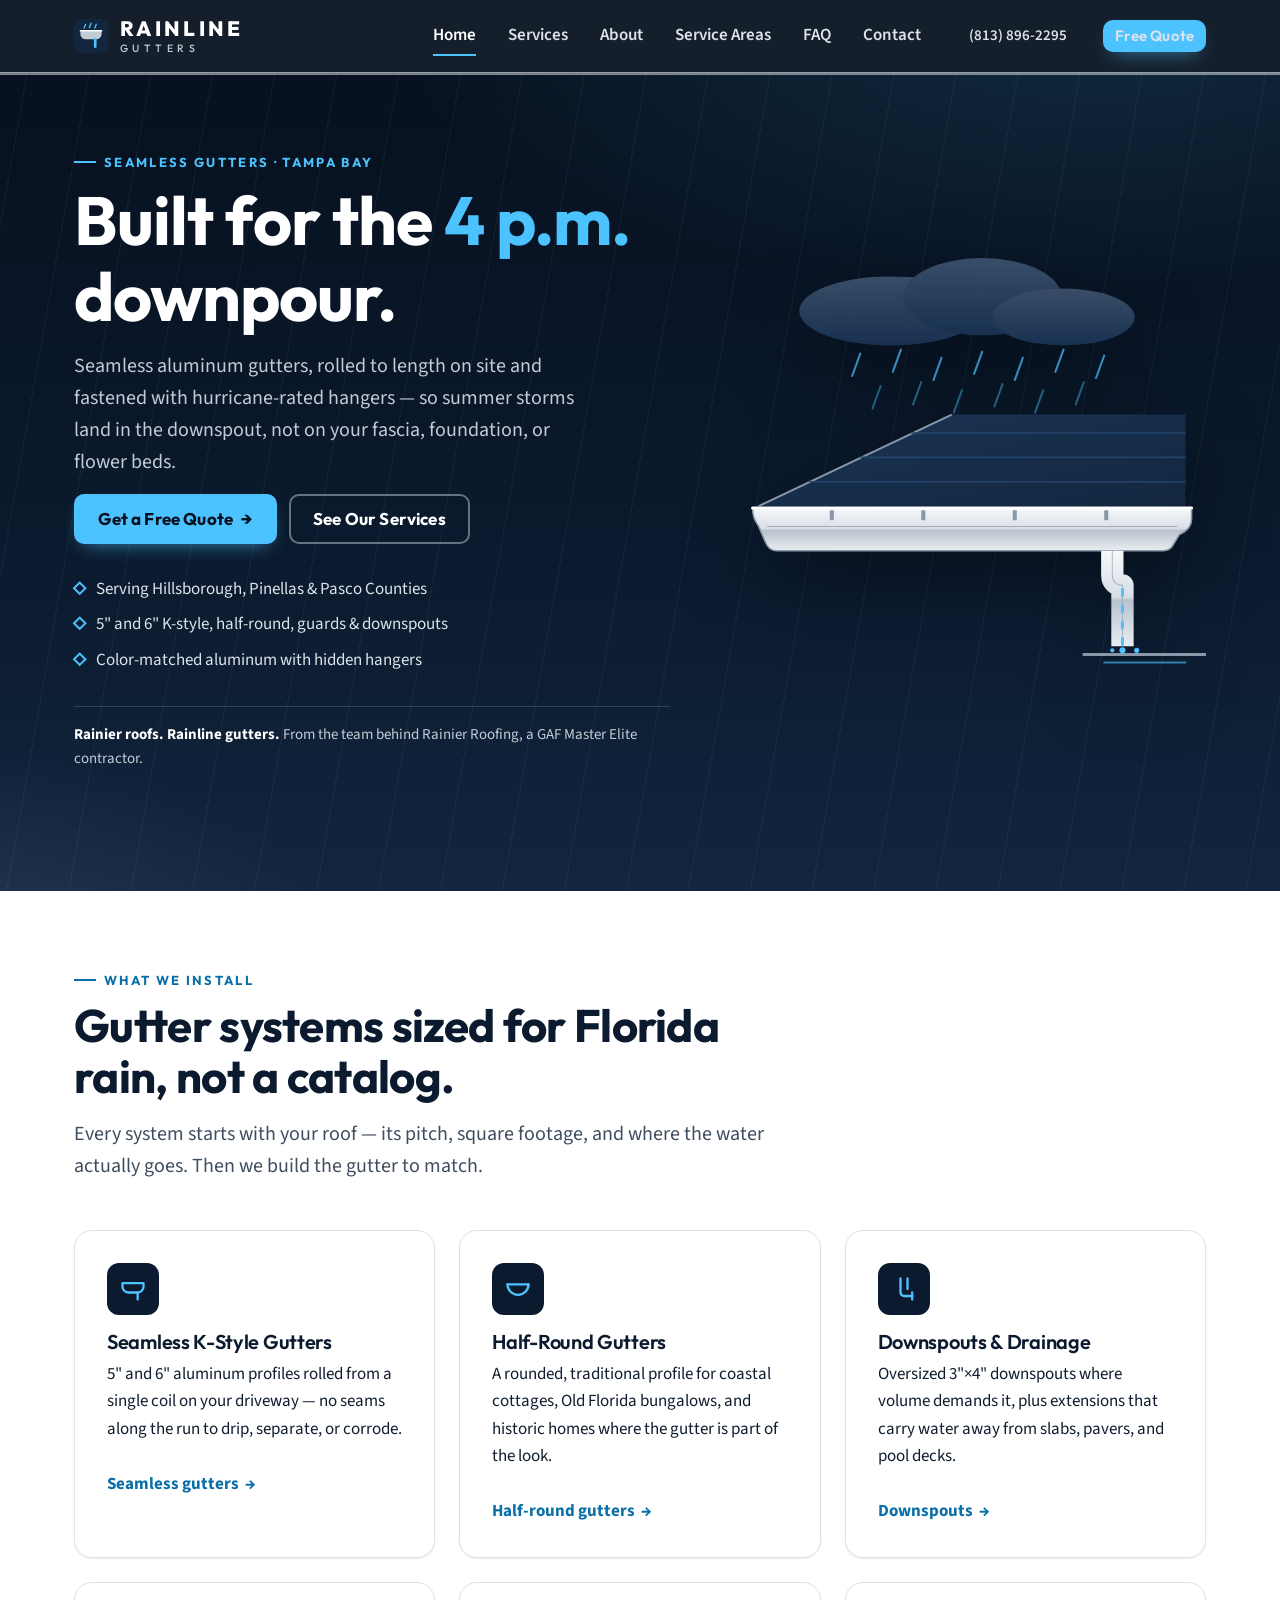
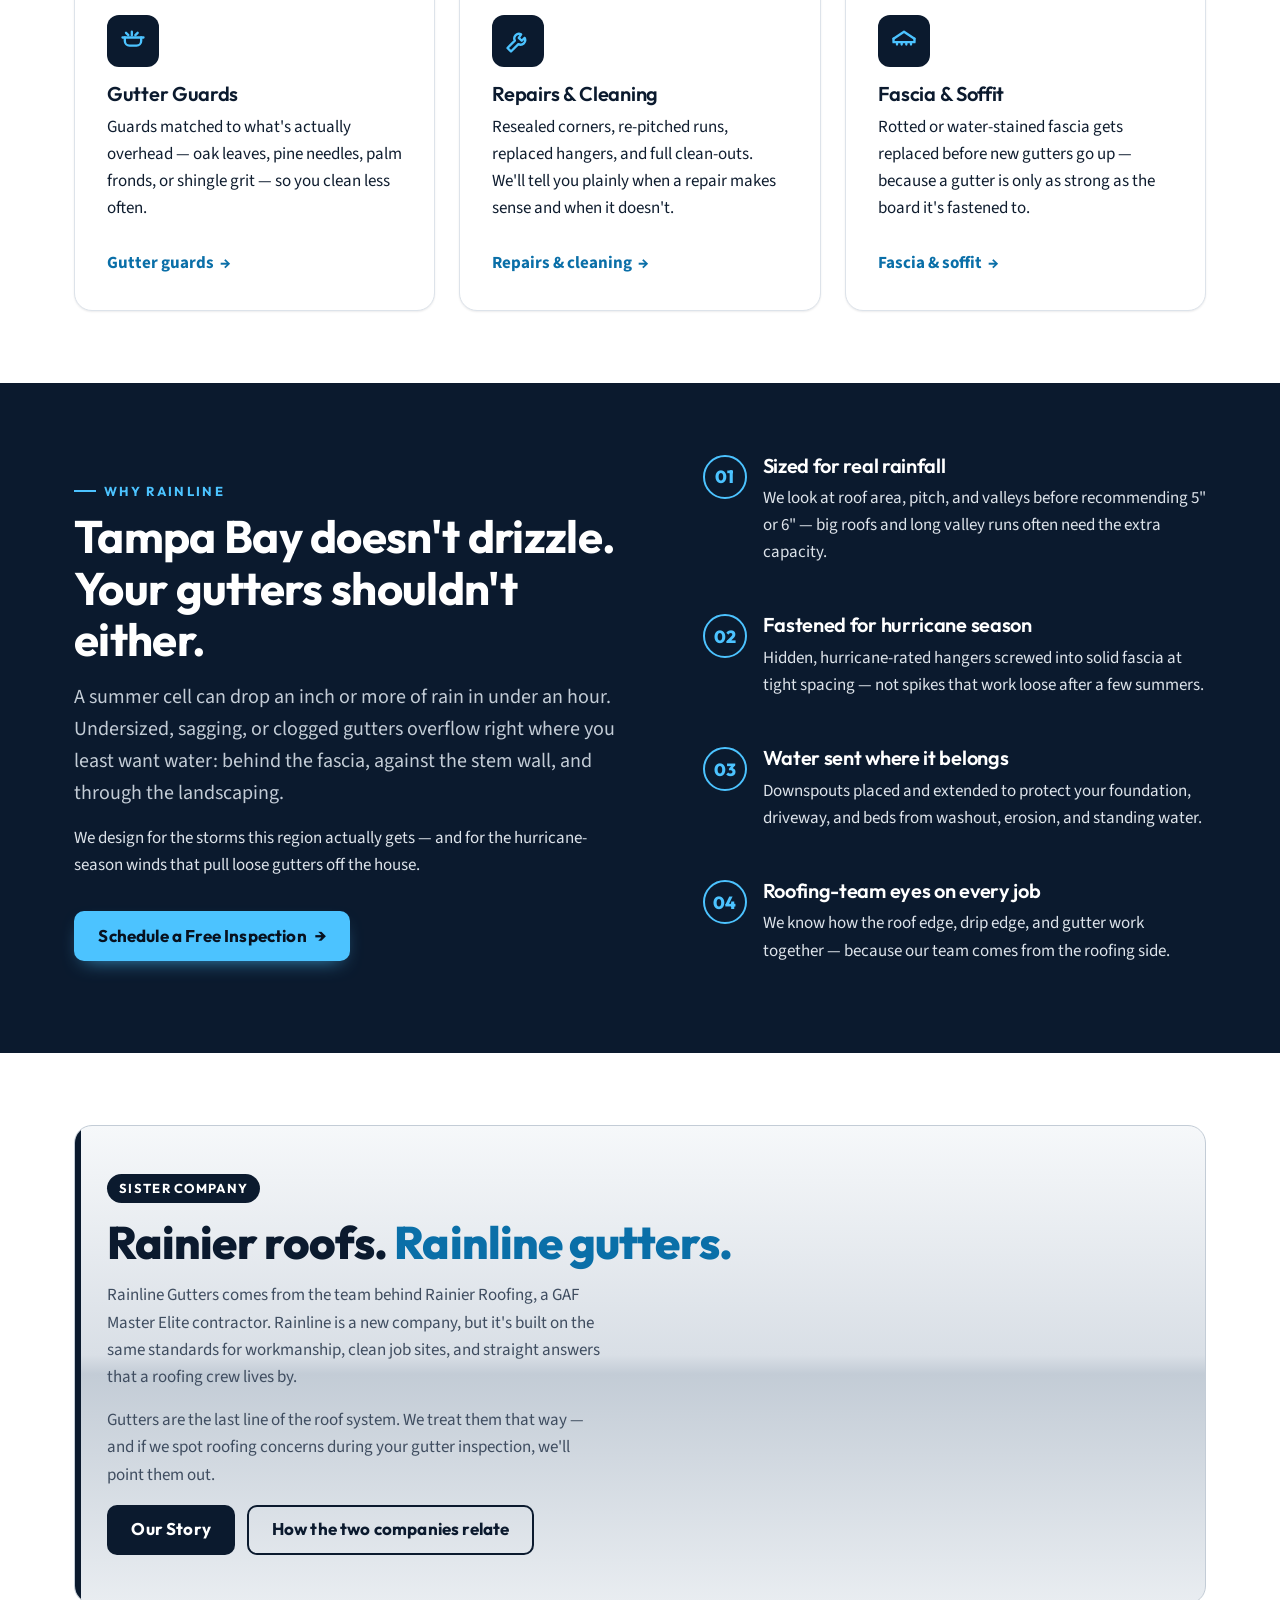
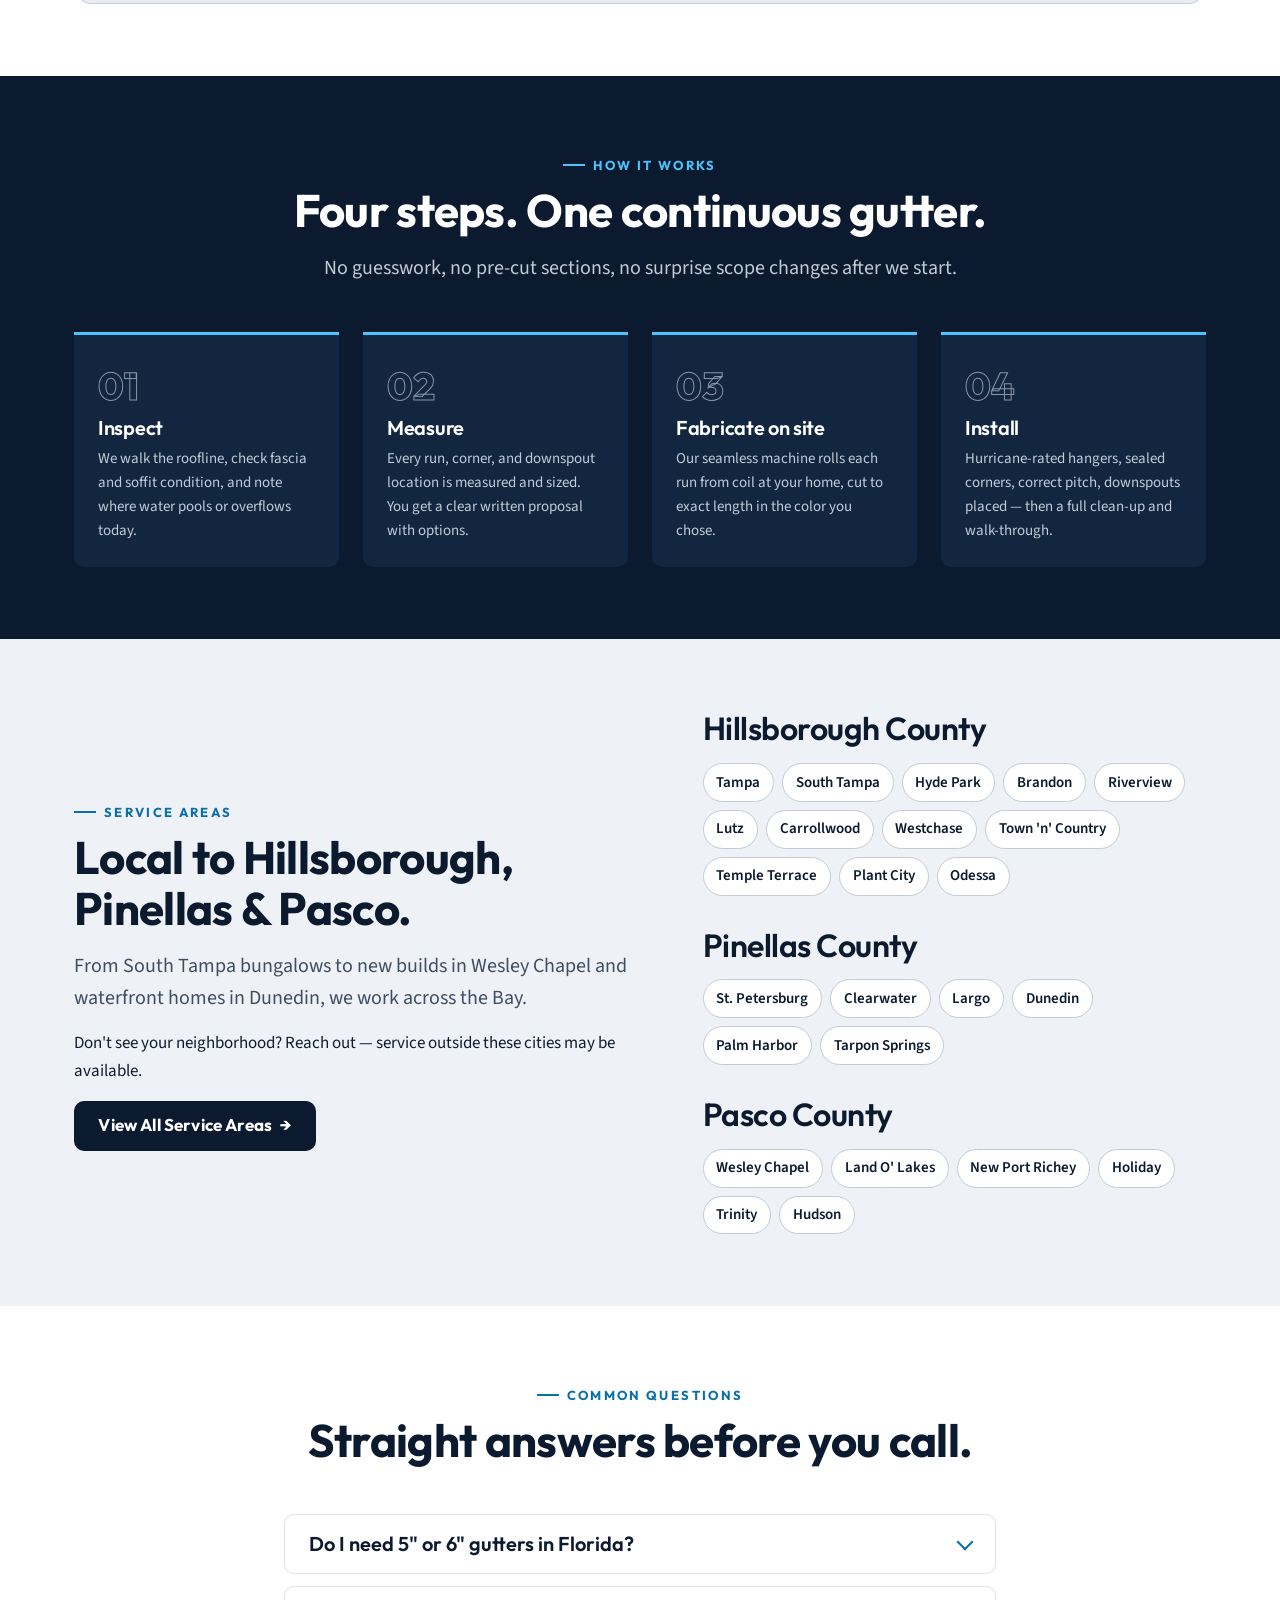
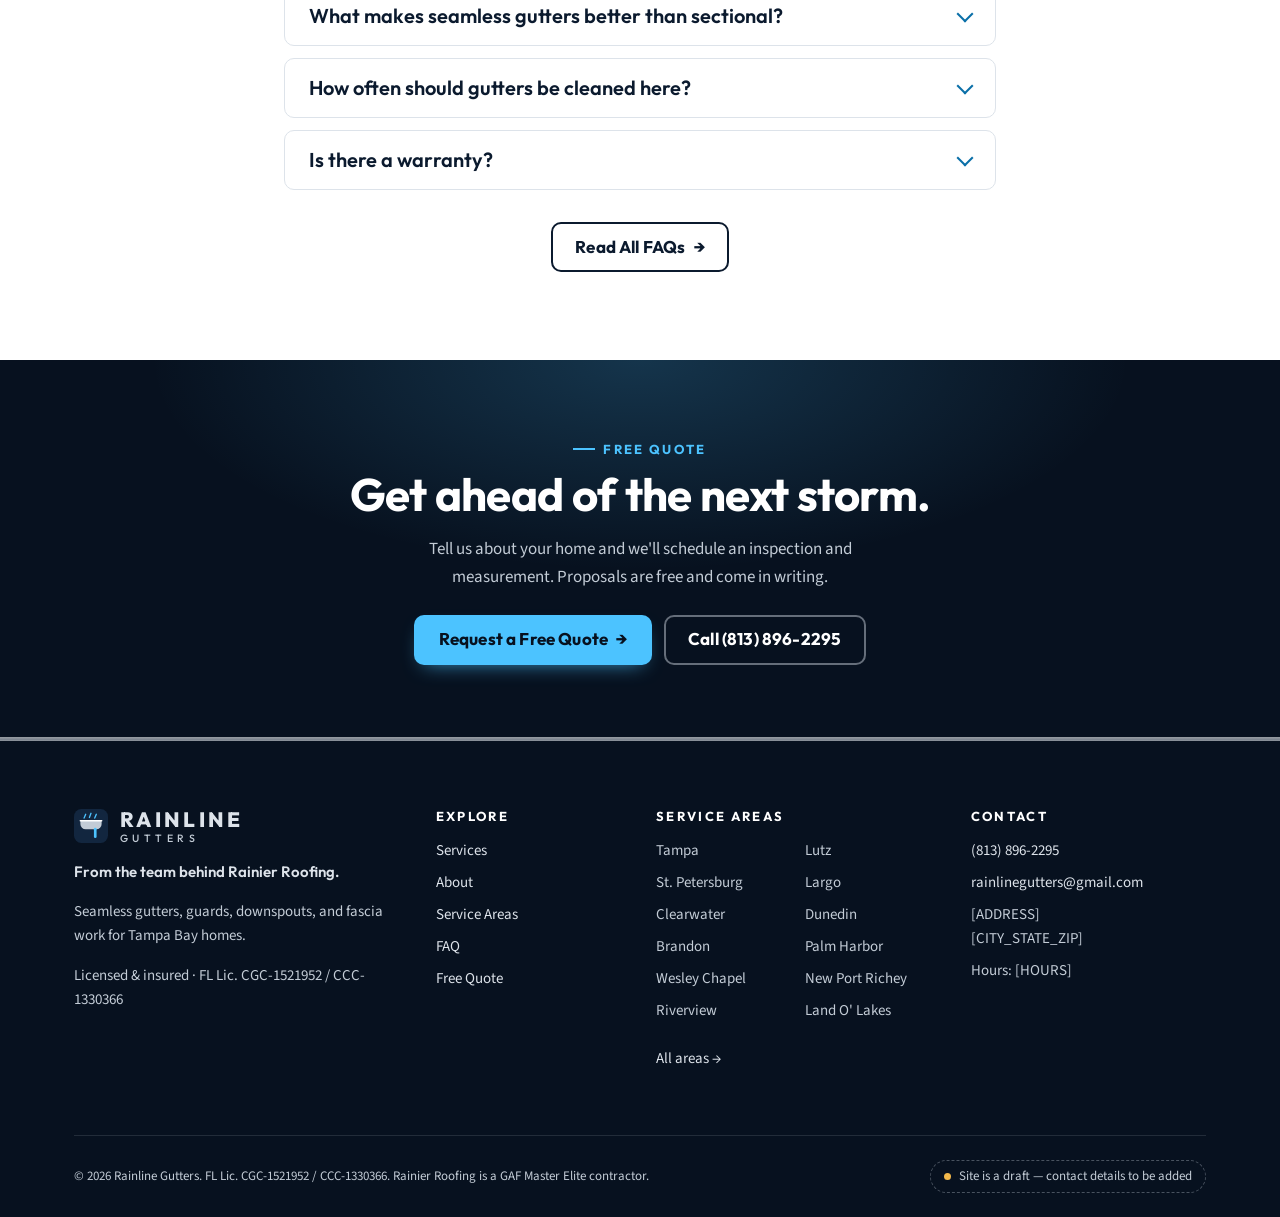
<file: index.html>
<!DOCTYPE html>
<html lang="en" class="no-js">
<head>
  <meta charset="utf-8">
  <meta name="viewport" content="width=device-width, initial-scale=1">
  <title>Seamless Gutters in Tampa Bay | Rainline Gutters</title>
  <meta name="description" content="Seamless aluminum gutters, downspouts, gutter guards, and hurricane-rated hangers for Hillsborough, Pinellas, and Pasco homes. From the team behind Rainier Roofing. Free quotes.">
  <meta name="robots" content="index, follow">
  <link rel="canonical" href="https://www.rainlinegutters.com/">
  <meta name="theme-color" content="#0b1a2e">

  <meta property="og:type" content="website">
  <meta property="og:site_name" content="Rainline Gutters">
  <meta property="og:title" content="Seamless Gutters Built for Tampa Bay Storms | Rainline Gutters">
  <meta property="og:description" content="Seamless gutters fabricated on site and fastened with hurricane-rated hangers. From the team behind Rainier Roofing, a GAF Master Elite contractor.">
  <meta property="og:url" content="https://www.rainlinegutters.com/">
  <meta property="og:locale" content="en_US">
  <!-- TODO: add og:image once a 1200x630 brand image exists, e.g. <meta property="og:image" content="https://www.rainlinegutters.com/og-image.png"> -->

  <link rel="icon" href="favicon.svg" type="image/svg+xml">
  <!-- TODO: replace with a 180x180 PNG export of favicon.svg for best iOS support -->
  <link rel="apple-touch-icon" href="favicon.svg">

  <link rel="preconnect" href="https://fonts.googleapis.com">
  <link rel="preconnect" href="https://fonts.gstatic.com" crossorigin>
  <link href="https://fonts.googleapis.com/css2?family=Outfit:wght@500;600;700;800&family=Source+Sans+3:wght@400;500;600;700&display=swap" rel="stylesheet">
  <link rel="stylesheet" href="css/styles.css">

  <script>document.documentElement.classList.remove('no-js');document.documentElement.classList.add('js');</script>

  <!-- TODO: replace (813) 896-2295, rainlinegutters@gmail.com, [ADDRESS], [CITY_STATE_ZIP] in this JSON-LD once known. -->
  <script type="application/ld+json">
  {
    "@context": "https://schema.org",
    "@type": ["LocalBusiness", "HomeAndConstructionBusiness"],
    "name": "Rainline Gutters",
    "slogan": "From the team behind Rainier Roofing.",
    "description": "Seamless aluminum gutter installation, gutter guards, downspouts, repairs, cleaning, and fascia and soffit work in the Tampa Bay area.",
    "url": "https://www.rainlinegutters.com",
    "logo": "https://www.rainlinegutters.com/favicon.svg",
    "telephone": "(813) 896-2295",
    "email": "rainlinegutters@gmail.com",
    "address": {
      "@type": "PostalAddress",
      "streetAddress": "[ADDRESS]",
      "addressLocality": "[CITY_STATE_ZIP]",
      "addressRegion": "FL",
      "addressCountry": "US"
    },
    "areaServed": [
      {"@type": "AdministrativeArea", "name": "Hillsborough County, FL"},
      {"@type": "AdministrativeArea", "name": "Pinellas County, FL"},
      {"@type": "AdministrativeArea", "name": "Pasco County, FL"},
      {"@type": "City", "name": "Tampa"},
      {"@type": "City", "name": "St. Petersburg"},
      {"@type": "City", "name": "Clearwater"},
      {"@type": "City", "name": "Brandon"},
      {"@type": "City", "name": "Wesley Chapel"},
      {"@type": "City", "name": "Lutz"},
      {"@type": "City", "name": "Riverview"},
      {"@type": "City", "name": "Town 'n' Country"},
      {"@type": "City", "name": "Plant City"},
      {"@type": "City", "name": "Temple Terrace"},
      {"@type": "City", "name": "Carrollwood"},
      {"@type": "City", "name": "Westchase"},
      {"@type": "City", "name": "Palm Harbor"},
      {"@type": "City", "name": "Largo"},
      {"@type": "City", "name": "Dunedin"},
      {"@type": "City", "name": "Tarpon Springs"},
      {"@type": "City", "name": "New Port Richey"},
      {"@type": "City", "name": "Holiday"},
      {"@type": "City", "name": "Land O' Lakes"},
      {"@type": "City", "name": "Odessa"},
      {"@type": "City", "name": "Trinity"},
      {"@type": "City", "name": "Hudson"}
    ],
    "knowsAbout": ["Seamless gutters", "K-style gutters", "Half-round gutters", "Downspouts", "Gutter guards", "Gutter repair", "Gutter cleaning", "Fascia and soffit", "Hurricane-rated gutter hangers"]
  }
  </script>
</head>
<body>
  <a class="skip-link" href="#main">Skip to main content</a>

  <header class="site-header">
    <div class="container header-inner">
      <a class="brand" href="index.html" aria-label="Rainline Gutters home">
        <svg class="brand-mark" viewBox="0 0 64 64" aria-hidden="true" focusable="false">
          <rect width="64" height="64" rx="14" fill="#12263f"/>
          <path d="M12 22h40v6a10 10 0 0 1-10 10H22a10 10 0 0 1-10-10z" fill="#c3ccd6"/>
          <path d="M12 22h40" stroke="#ffffff" stroke-width="3" stroke-linecap="round"/>
          <path d="M40 38v14" stroke="#4cc3ff" stroke-width="5" stroke-linecap="round"/>
          <path d="M22 10l-3 7M32 8l-3 8M42 10l-3 7" stroke="#4cc3ff" stroke-width="2.5" stroke-linecap="round"/>
        </svg>
        <span class="brand-word"><span class="b1">RAINLINE</span><span class="b2">GUTTERS</span></span>
      </a>

      <button class="nav-toggle" type="button" aria-expanded="false" aria-controls="site-nav">
        <span class="nav-toggle-bars" aria-hidden="true"></span>
        <span>Menu</span>
      </button>

      <nav class="site-nav" id="site-nav" aria-label="Main">
        <ul>
          <li><a href="index.html" aria-current="page">Home</a></li>
          <li><a href="services.html">Services</a></li>
          <li><a href="about.html">About</a></li>
          <li><a href="areas.html">Service Areas</a></li>
          <li><a href="faq.html">FAQ</a></li>
          <li><a href="contact.html">Contact</a></li>
        </ul>
        <!-- TODO: replace (813) 896-2295 in both the link text and tel: href -->
        <a class="header-phone" href="tel:+18138962295">(813) 896-2295</a>
        <a class="btn btn-primary btn-sm nav-cta" href="contact.html">Free Quote</a>
      </nav>
    </div>
  </header>

  <main id="main">
    <!-- HERO -->
    <section class="hero" aria-labelledby="hero-title">
      <div class="container hero-inner">
        <div>
          <p class="eyebrow">Seamless gutters · Tampa Bay</p>
          <h1 id="hero-title">Built for the <em>4 p.m.</em> downpour.</h1>
          <p class="lede">Seamless aluminum gutters, rolled to length on site and fastened with hurricane-rated hangers — so summer storms land in the downspout, not on your fascia, foundation, or flower beds.</p>
          <div class="btn-row">
            <a class="btn btn-primary arrow" href="contact.html">Get a Free Quote</a>
            <a class="btn btn-ghost" href="services.html">See Our Services</a>
          </div>
          <ul class="hero-points">
            <li>Serving Hillsborough, Pinellas &amp; Pasco Counties</li>
            <li>5" and 6" K-style, half-round, guards &amp; downspouts</li>
            <li>Color-matched aluminum with hidden hangers</li>
          </ul>
          <p class="hero-tag"><strong>Rainier roofs. Rainline gutters.</strong> From the team behind Rainier Roofing, a GAF Master Elite contractor.</p>
        </div>

        <div class="hero-art" aria-hidden="true">
          <svg viewBox="0 0 480 420" focusable="false">
            <defs>
              <linearGradient id="metal" x1="0" y1="0" x2="0" y2="1">
                <stop offset="0" stop-color="#f6f8fa"/>
                <stop offset="0.48" stop-color="#d9dfe6"/>
                <stop offset="0.52" stop-color="#b9c3ce"/>
                <stop offset="1" stop-color="#e9edf1"/>
              </linearGradient>
              <linearGradient id="roof" x1="0" y1="0" x2="1" y2="1">
                <stop offset="0" stop-color="#1b3555"/>
                <stop offset="1" stop-color="#12263f"/>
              </linearGradient>
              <linearGradient id="cloud" x1="0" y1="0" x2="0" y2="1">
                <stop offset="0" stop-color="#3f5470"/>
                <stop offset="1" stop-color="#1b3555"/>
              </linearGradient>
            </defs>
            <g opacity="0.9">
              <ellipse cx="170" cy="58" rx="90" ry="34" fill="url(#cloud)"/>
              <ellipse cx="260" cy="44" rx="78" ry="38" fill="url(#cloud)"/>
              <ellipse cx="340" cy="64" rx="70" ry="28" fill="url(#cloud)"/>
            </g>
            <g stroke="#4cc3ff" stroke-width="2" stroke-linecap="round" opacity="0.7">
              <path d="M140 100l-8 22M180 96l-8 22M220 104l-8 22M260 98l-8 22M300 104l-8 22M340 96l-8 22M380 102l-8 22"/>
              <path d="M160 132l-8 22M200 128l-8 22M240 136l-8 22M280 130l-8 22M320 136l-8 22M360 128l-8 22" opacity="0.6"/>
            </g>
            <path d="M40 250 L230 160 L460 160 L460 250 Z" fill="url(#roof)"/>
            <path d="M40 250 L230 160" stroke="#8a97a8" stroke-width="2"/>
            <g stroke="#24446a" stroke-width="1.5"><path d="M90 226h370M140 202h320M190 178h270"/></g>
            <rect x="40" y="250" width="420" height="16" fill="#0b1a2e"/>
            <path d="M34 252 h432 v10 c0 8 -4 12 -12 16 l-6 10 c-2 4 -6 6 -10 6 H58 c-6 0 -10 -4 -12 -10 l-6 -14 c-4 -6 -6 -10 -6 -18 z" fill="url(#metal)" stroke="#8a97a8" stroke-width="1.5"/>
            <path d="M34 252 h432" stroke="#ffffff" stroke-width="3" stroke-linecap="round"/>
            <path d="M48 270 h404" stroke="#8a97a8" stroke-width="1" opacity="0.7"/>
            <g fill="#8a97a8"><rect x="110" y="254" width="4" height="10" rx="1"/><rect x="200" y="254" width="4" height="10" rx="1"/><rect x="290" y="254" width="4" height="10" rx="1"/><rect x="380" y="254" width="4" height="10" rx="1"/></g>
            <path d="M388 294 v24 c0 6 4 10 10 10 v60" fill="none" stroke="url(#metal)" stroke-width="22" stroke-linejoin="round"/>
            <path d="M388 294 v24 c0 6 4 10 10 10 v60" fill="none" stroke="#8a97a8" stroke-width="1" opacity="0.6"/>
            <path class="stream" d="M398 332 v54" stroke="#4cc3ff" stroke-width="3" stroke-linecap="round"/>
            <path d="M360 396 h120" stroke="#8a97a8" stroke-width="3" stroke-linecap="round"/>
            <path d="M380 404 h80" stroke="#4cc3ff" stroke-width="2" stroke-linecap="round" opacity="0.6"/>
            <circle class="drop" cx="398" cy="392" r="3" fill="#4cc3ff"/>
            <circle class="drop d2" cx="412" cy="392" r="2.5" fill="#4cc3ff"/>
            <circle class="drop d3" cx="388" cy="392" r="2" fill="#4cc3ff"/>
          </svg>
        </div>
      </div>
    </section>

    <!-- SERVICES OVERVIEW -->
    <section class="section" aria-labelledby="services-title">
      <div class="container">
        <div class="section-head">
          <p class="eyebrow">What we install</p>
          <h2 id="services-title">Gutter systems sized for Florida rain, not a catalog.</h2>
          <p class="lede">Every system starts with your roof — its pitch, square footage, and where the water actually goes. Then we build the gutter to match.</p>
        </div>

        <div class="grid grid-3">
          <article class="card reveal">
            <div class="card-icon" aria-hidden="true">
              <svg viewBox="0 0 24 24" fill="none" stroke="currentColor" stroke-width="2" stroke-linecap="round" stroke-linejoin="round"><path d="M3 7h18v3a5 5 0 0 1-5 5H8a5 5 0 0 1-5-5z"/><path d="M16 15v6"/></svg>
            </div>
            <h3>Seamless K-Style Gutters</h3>
            <p>5" and 6" aluminum profiles rolled from a single coil on your driveway — no seams along the run to drip, separate, or corrode.</p>
            <a class="card-link" href="services.html#seamless">Seamless gutters</a>
          </article>
          <article class="card reveal">
            <div class="card-icon" aria-hidden="true">
              <svg viewBox="0 0 24 24" fill="none" stroke="currentColor" stroke-width="2" stroke-linecap="round" stroke-linejoin="round"><path d="M3 8a9 9 0 0 0 18 0"/><path d="M3 8h18"/></svg>
            </div>
            <h3>Half-Round Gutters</h3>
            <p>A rounded, traditional profile for coastal cottages, Old Florida bungalows, and historic homes where the gutter is part of the look.</p>
            <a class="card-link" href="services.html#half-round">Half-round gutters</a>
          </article>
          <article class="card reveal">
            <div class="card-icon" aria-hidden="true">
              <svg viewBox="0 0 24 24" fill="none" stroke="currentColor" stroke-width="2" stroke-linecap="round" stroke-linejoin="round"><path d="M9 3v12a3 3 0 0 0 3 3h7"/><path d="M15 3v9"/><path d="M19 15v6"/></svg>
            </div>
            <h3>Downspouts &amp; Drainage</h3>
            <p>Oversized 3"×4" downspouts where volume demands it, plus extensions that carry water away from slabs, pavers, and pool decks.</p>
            <a class="card-link" href="services.html#downspouts">Downspouts</a>
          </article>
          <article class="card reveal">
            <div class="card-icon" aria-hidden="true">
              <svg viewBox="0 0 24 24" fill="none" stroke="currentColor" stroke-width="2" stroke-linecap="round" stroke-linejoin="round"><path d="M3 9h18"/><path d="M5 9v3a4 4 0 0 0 4 4h6a4 4 0 0 0 4-4V9"/><path d="M6 5l2 2M11 4v3M16 5l-2 2"/></svg>
            </div>
            <h3>Gutter Guards</h3>
            <p>Guards matched to what's actually overhead — oak leaves, pine needles, palm fronds, or shingle grit — so you clean less often.</p>
            <a class="card-link" href="services.html#guards">Gutter guards</a>
          </article>
          <article class="card reveal">
            <div class="card-icon" aria-hidden="true">
              <svg viewBox="0 0 24 24" fill="none" stroke="currentColor" stroke-width="2" stroke-linecap="round" stroke-linejoin="round"><path d="M14.7 6.3a4 4 0 0 0-5.4 5.4L3 18l3 3 6.3-6.3a4 4 0 0 0 5.4-5.4l-2.5 2.5-2.5-2.5z"/></svg>
            </div>
            <h3>Repairs &amp; Cleaning</h3>
            <p>Resealed corners, re-pitched runs, replaced hangers, and full clean-outs. We'll tell you plainly when a repair makes sense and when it doesn't.</p>
            <a class="card-link" href="services.html#repairs">Repairs &amp; cleaning</a>
          </article>
          <article class="card reveal">
            <div class="card-icon" aria-hidden="true">
              <svg viewBox="0 0 24 24" fill="none" stroke="currentColor" stroke-width="2" stroke-linecap="round" stroke-linejoin="round"><path d="M3 10l9-6 9 6"/><path d="M3 10v3h18v-3"/><path d="M6 13v2M10 13v2M14 13v2M18 13v2"/></svg>
            </div>
            <h3>Fascia &amp; Soffit</h3>
            <p>Rotted or water-stained fascia gets replaced before new gutters go up — because a gutter is only as strong as the board it's fastened to.</p>
            <a class="card-link" href="services.html#fascia">Fascia &amp; soffit</a>
          </article>
        </div>
      </div>
    </section>

    <!-- STORM MESSAGING -->
    <section class="section section-dark" aria-labelledby="why-title">
      <div class="container split">
        <div>
          <p class="eyebrow">Why Rainline</p>
          <h2 id="why-title">Tampa Bay doesn't drizzle. Your gutters shouldn't either.</h2>
          <p class="lede">A summer cell can drop an inch or more of rain in under an hour. Undersized, sagging, or clogged gutters overflow right where you least want water: behind the fascia, against the stem wall, and through the landscaping.</p>
          <p>We design for the storms this region actually gets — and for the hurricane-season winds that pull loose gutters off the house.</p>
          <a class="btn btn-primary arrow mt-4" href="contact.html">Schedule a Free Inspection</a>
        </div>
        <div class="stack">
          <div class="feature reveal">
            <span class="feature-num" aria-hidden="true">01</span>
            <div>
              <h3>Sized for real rainfall</h3>
              <p>We look at roof area, pitch, and valleys before recommending 5" or 6" — big roofs and long valley runs often need the extra capacity.</p>
            </div>
          </div>
          <div class="feature reveal">
            <span class="feature-num" aria-hidden="true">02</span>
            <div>
              <h3>Fastened for hurricane season</h3>
              <p>Hidden, hurricane-rated hangers screwed into solid fascia at tight spacing — not spikes that work loose after a few summers.</p>
            </div>
          </div>
          <div class="feature reveal">
            <span class="feature-num" aria-hidden="true">03</span>
            <div>
              <h3>Water sent where it belongs</h3>
              <p>Downspouts placed and extended to protect your foundation, driveway, and beds from washout, erosion, and standing water.</p>
            </div>
          </div>
          <div class="feature reveal">
            <span class="feature-num" aria-hidden="true">04</span>
            <div>
              <h3>Roofing-team eyes on every job</h3>
              <p>We know how the roof edge, drip edge, and gutter work together — because our team comes from the roofing side.</p>
            </div>
          </div>
        </div>
      </div>
    </section>

    <!-- RAINIER CALLOUT -->
    <section class="section" aria-labelledby="rainier-title">
      <div class="container">
        <div class="rainier-band reveal">
          <span class="badge">Sister company</span>
          <h2 id="rainier-title" class="pair mt-4">Rainier roofs. <span>Rainline gutters.</span></h2>
          <p>Rainline Gutters comes from the team behind Rainier Roofing, a GAF Master Elite contractor. Rainline is a new company, but it's built on the same standards for workmanship, clean job sites, and straight answers that a roofing crew lives by.</p>
          <p>Gutters are the last line of the roof system. We treat them that way — and if we spot roofing concerns during your gutter inspection, we'll point them out.</p>
          <div class="btn-row mt-4">
            <a class="btn btn-dark" href="about.html">Our Story</a>
            <a class="btn btn-outline" href="faq.html#rainier">How the two companies relate</a>
          </div>
        </div>
      </div>
    </section>

    <!-- PROCESS -->
    <section class="section section-dark" aria-labelledby="process-title">
      <div class="container">
        <div class="section-head center">
          <p class="eyebrow">How it works</p>
          <h2 id="process-title">Four steps. One continuous gutter.</h2>
          <p class="lede">No guesswork, no pre-cut sections, no surprise scope changes after we start.</p>
        </div>
        <ol class="process">
          <li class="reveal">
            <h3>Inspect</h3>
            <p>We walk the roofline, check fascia and soffit condition, and note where water pools or overflows today.</p>
          </li>
          <li class="reveal">
            <h3>Measure</h3>
            <p>Every run, corner, and downspout location is measured and sized. You get a clear written proposal with options.</p>
          </li>
          <li class="reveal">
            <h3>Fabricate on site</h3>
            <p>Our seamless machine rolls each run from coil at your home, cut to exact length in the color you chose.</p>
          </li>
          <li class="reveal">
            <h3>Install</h3>
            <p>Hurricane-rated hangers, sealed corners, correct pitch, downspouts placed — then a full clean-up and walk-through.</p>
          </li>
        </ol>
      </div>
    </section>

    <!-- SERVICE AREAS -->
    <section class="section section-alt" aria-labelledby="areas-title">
      <div class="container split">
        <div>
          <p class="eyebrow">Service areas</p>
          <h2 id="areas-title">Local to Hillsborough, Pinellas &amp; Pasco.</h2>
          <p class="lede">From South Tampa bungalows to new builds in Wesley Chapel and waterfront homes in Dunedin, we work across the Bay.</p>
          <p>Don't see your neighborhood? Reach out — service outside these cities may be available.</p>
          <a class="btn btn-dark arrow" href="areas.html">View All Service Areas</a>
        </div>
        <div class="stack">
          <div>
            <h3 class="h4">Hillsborough County</h3>
            <ul class="area-chips">
              <li>Tampa</li><li>South Tampa</li><li>Hyde Park</li><li>Brandon</li><li>Riverview</li><li>Lutz</li><li>Carrollwood</li><li>Westchase</li><li>Town 'n' Country</li><li>Temple Terrace</li><li>Plant City</li><li>Odessa</li>
            </ul>
          </div>
          <div>
            <h3 class="h4">Pinellas County</h3>
            <ul class="area-chips">
              <li>St. Petersburg</li><li>Clearwater</li><li>Largo</li><li>Dunedin</li><li>Palm Harbor</li><li>Tarpon Springs</li>
            </ul>
          </div>
          <div>
            <h3 class="h4">Pasco County</h3>
            <ul class="area-chips">
              <li>Wesley Chapel</li><li>Land O' Lakes</li><li>New Port Richey</li><li>Holiday</li><li>Trinity</li><li>Hudson</li>
            </ul>
          </div>
        </div>
      </div>
    </section>

    <!-- FAQ TEASER -->
    <section class="section" aria-labelledby="faq-title">
      <div class="container narrow">
        <div class="section-head center">
          <p class="eyebrow">Common questions</p>
          <h2 id="faq-title">Straight answers before you call.</h2>
        </div>
        <div class="faq">
          <details>
            <summary>Do I need 5" or 6" gutters in Florida?</summary>
            <div class="answer">
              <p>Many Tampa Bay homes do fine with 5" K-style, but larger roofs, steep pitches, and runs fed by valleys often overflow in a summer downpour. A 6" gutter carries significantly more water, and pairs with larger downspouts. We'll recommend a size after measuring your roof, not before.</p>
            </div>
          </details>
          <details>
            <summary>What makes seamless gutters better than sectional?</summary>
            <div class="answer">
              <p>Sectional gutters join every 10 feet or so, and every joint is a place to leak or separate. Seamless gutters are formed on site in one continuous piece per run, so the only joints are at corners and end caps.</p>
            </div>
          </details>
          <details>
            <summary>How often should gutters be cleaned here?</summary>
            <div class="answer">
              <p>With live oaks, pines, and year-round growth, many homes need cleaning at least twice a year — and ideally before hurricane season starts June 1. Guards can stretch that interval considerably.</p>
            </div>
          </details>
          <details>
            <summary>Is there a warranty?</summary>
            <div class="answer">
              <p>Yes. Warranty terms are provided in writing with each proposal so you know exactly what's covered before any work begins.</p>
            </div>
          </details>
        </div>
        <p class="center mt-6"><a class="btn btn-outline arrow" href="faq.html">Read All FAQs</a></p>
      </div>
    </section>

    <!-- FINAL CTA -->
    <section class="cta-band" aria-labelledby="cta-title">
      <div class="container">
        <p class="eyebrow">Free quote</p>
        <h2 id="cta-title">Get ahead of the next storm.</h2>
        <p>Tell us about your home and we'll schedule an inspection and measurement. Proposals are free and come in writing.</p>
        <div class="btn-row">
          <a class="btn btn-primary arrow" href="contact.html">Request a Free Quote</a>
          <!-- TODO: replace (813) 896-2295 in both the link text and tel: href -->
          <a class="btn btn-ghost" href="tel:+18138962295">Call (813) 896-2295</a>
        </div>
      </div>
    </section>
  </main>

  <footer class="site-footer">
    <div class="container">
      <div class="footer-grid">
        <div>
          <a class="brand" href="index.html" aria-label="Rainline Gutters home">
            <svg class="brand-mark" viewBox="0 0 64 64" aria-hidden="true" focusable="false">
              <rect width="64" height="64" rx="14" fill="#12263f"/>
              <path d="M12 22h40v6a10 10 0 0 1-10 10H22a10 10 0 0 1-10-10z" fill="#c3ccd6"/>
              <path d="M12 22h40" stroke="#ffffff" stroke-width="3" stroke-linecap="round"/>
              <path d="M40 38v14" stroke="#4cc3ff" stroke-width="5" stroke-linecap="round"/>
              <path d="M22 10l-3 7M32 8l-3 8M42 10l-3 7" stroke="#4cc3ff" stroke-width="2.5" stroke-linecap="round"/>
            </svg>
            <span class="brand-word"><span class="b1">RAINLINE</span><span class="b2">GUTTERS</span></span>
          </a>
          <p class="footer-tie">From the team behind Rainier Roofing.</p>
          <p>Seamless gutters, guards, downspouts, and fascia work for Tampa Bay homes.</p>
          <p>Licensed &amp; insured · FL Lic. CGC-1521952 / CCC-1330366</p>
        </div>

        <div>
          <h2>Explore</h2>
          <ul>
            <li><a href="services.html">Services</a></li>
            <li><a href="about.html">About</a></li>
            <li><a href="areas.html">Service Areas</a></li>
            <li><a href="faq.html">FAQ</a></li>
            <li><a href="contact.html">Free Quote</a></li>
          </ul>
        </div>

        <div>
          <h2>Service Areas</h2>
          <ul class="footer-areas">
            <li>Tampa</li><li>St. Petersburg</li><li>Clearwater</li><li>Brandon</li><li>Wesley Chapel</li><li>Riverview</li><li>Lutz</li><li>Largo</li><li>Dunedin</li><li>Palm Harbor</li><li>New Port Richey</li><li>Land O' Lakes</li>
          </ul>
          <p class="mt-4"><a href="areas.html">All areas →</a></p>
        </div>

        <div>
          <h2>Contact</h2>
          <!-- TODO: replace (813) 896-2295, rainlinegutters@gmail.com, [ADDRESS], [CITY_STATE_ZIP], [HOURS] -->
          <ul>
            <li><a href="tel:+18138962295">(813) 896-2295</a></li>
            <li><a href="mailto:rainlinegutters@gmail.com">rainlinegutters@gmail.com</a></li>
            <li>[ADDRESS]<br>[CITY_STATE_ZIP]</li>
            <li>Hours: [HOURS]</li>
          </ul>
          <!-- Social profiles intentionally omitted until real URLs exist. -->
        </div>
      </div>

      <div class="footer-bottom">
        <p class="mb-0">&copy; <span id="year">2025</span> Rainline Gutters. FL Lic. CGC-1521952 / CCC-1330366. Rainier Roofing is a GAF Master Elite contractor.</p>
        <p class="draft-note mb-0">Site is a draft — contact details to be added</p>
      </div>
    </div>
  </footer>

  <script>
    (function () {
      var toggle = document.querySelector('.nav-toggle');
      var nav = document.getElementById('site-nav');
      if (toggle && nav) {
        toggle.addEventListener('click', function () {
          var open = toggle.getAttribute('aria-expanded') === 'true';
          toggle.setAttribute('aria-expanded', String(!open));
          nav.classList.toggle('is-open', !open);
        });
        document.addEventListener('keydown', function (e) {
          if (e.key === 'Escape' && nav.classList.contains('is-open')) {
            nav.classList.remove('is-open');
            toggle.setAttribute('aria-expanded', 'false');
            toggle.focus();
          }
        });
      }
      var items = document.querySelectorAll('.reveal');
      if ('IntersectionObserver' in window) {
        var io = new IntersectionObserver(function (entries) {
          entries.forEach(function (en) {
            if (en.isIntersecting) { en.target.classList.add('is-in'); io.unobserve(en.target); }
          });
        }, { rootMargin: '0px 0px -8% 0px' });
        items.forEach(function (el) { io.observe(el); });
      } else {
        items.forEach(function (el) { el.classList.add('is-in'); });
      }
      var y = document.getElementById('year');
      if (y) { y.textContent = new Date().getFullYear(); }
    })();
  </script>
</body>
</html>
</file>
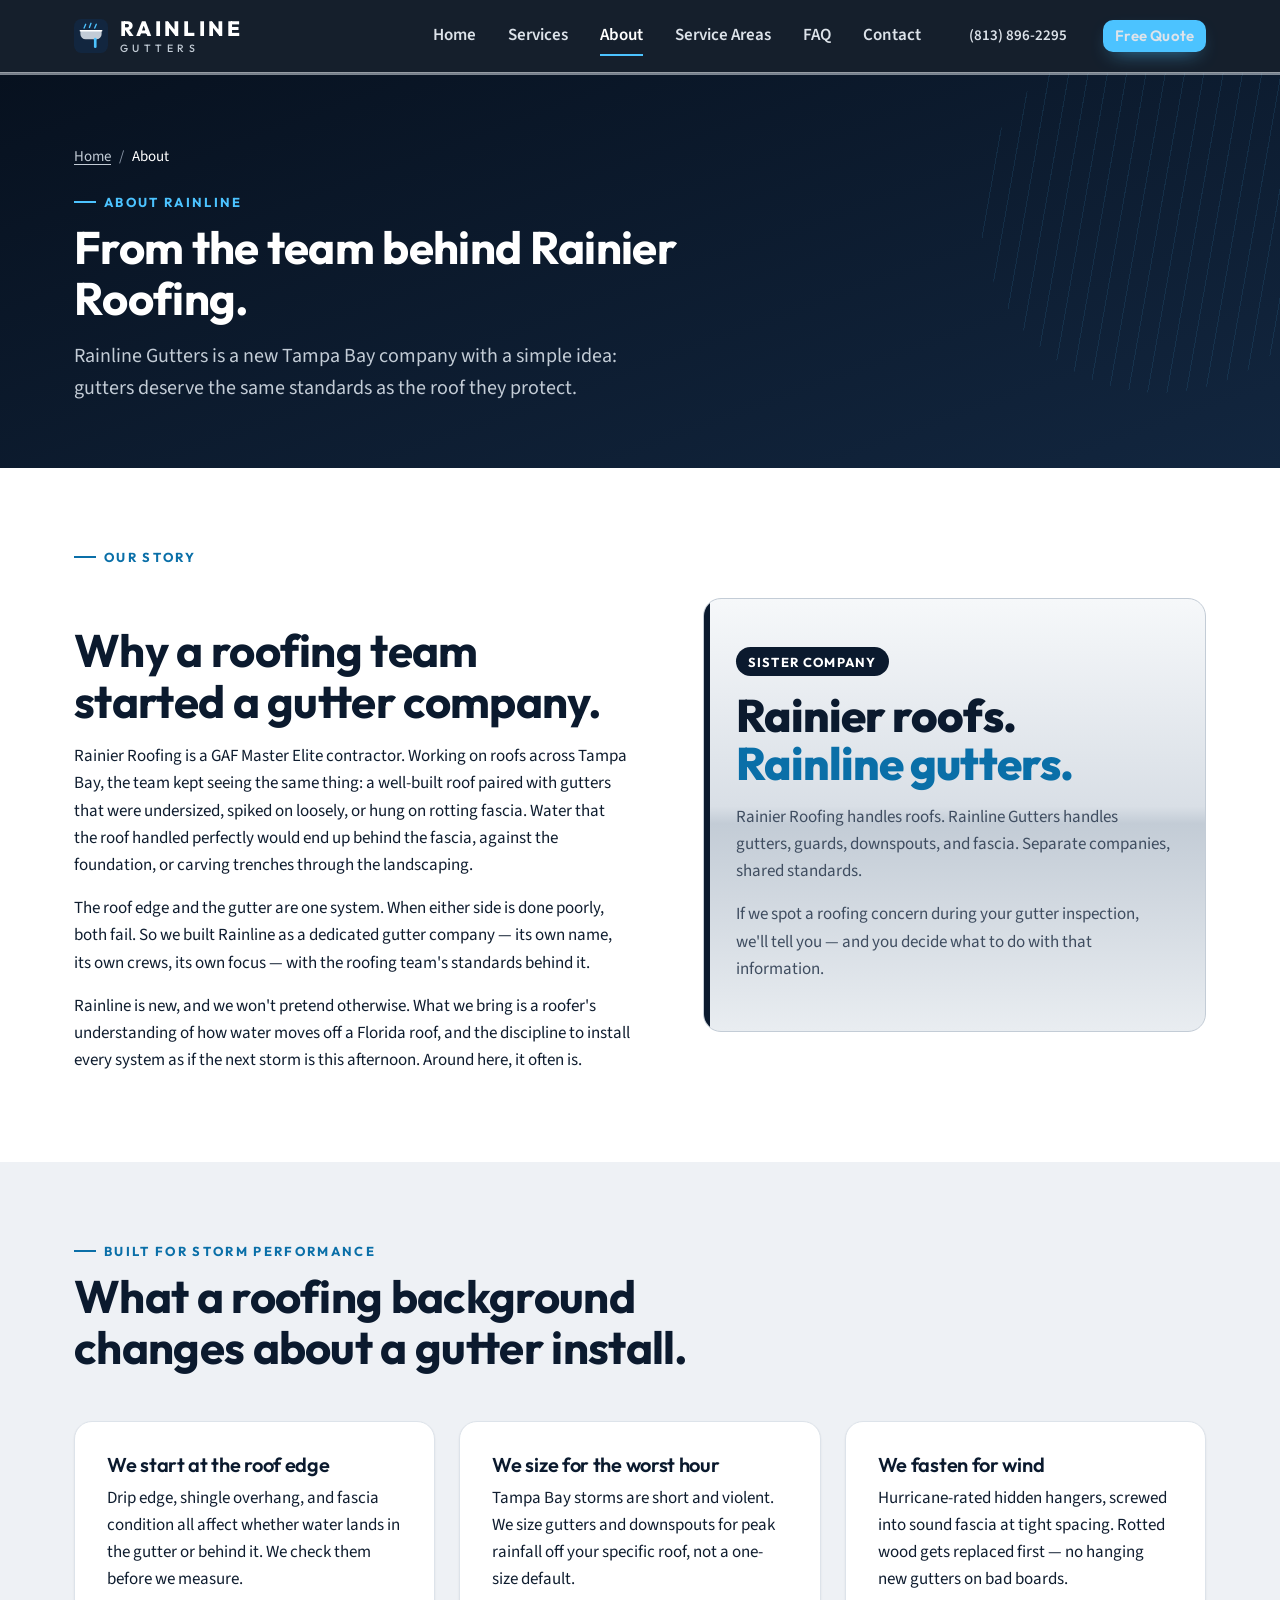
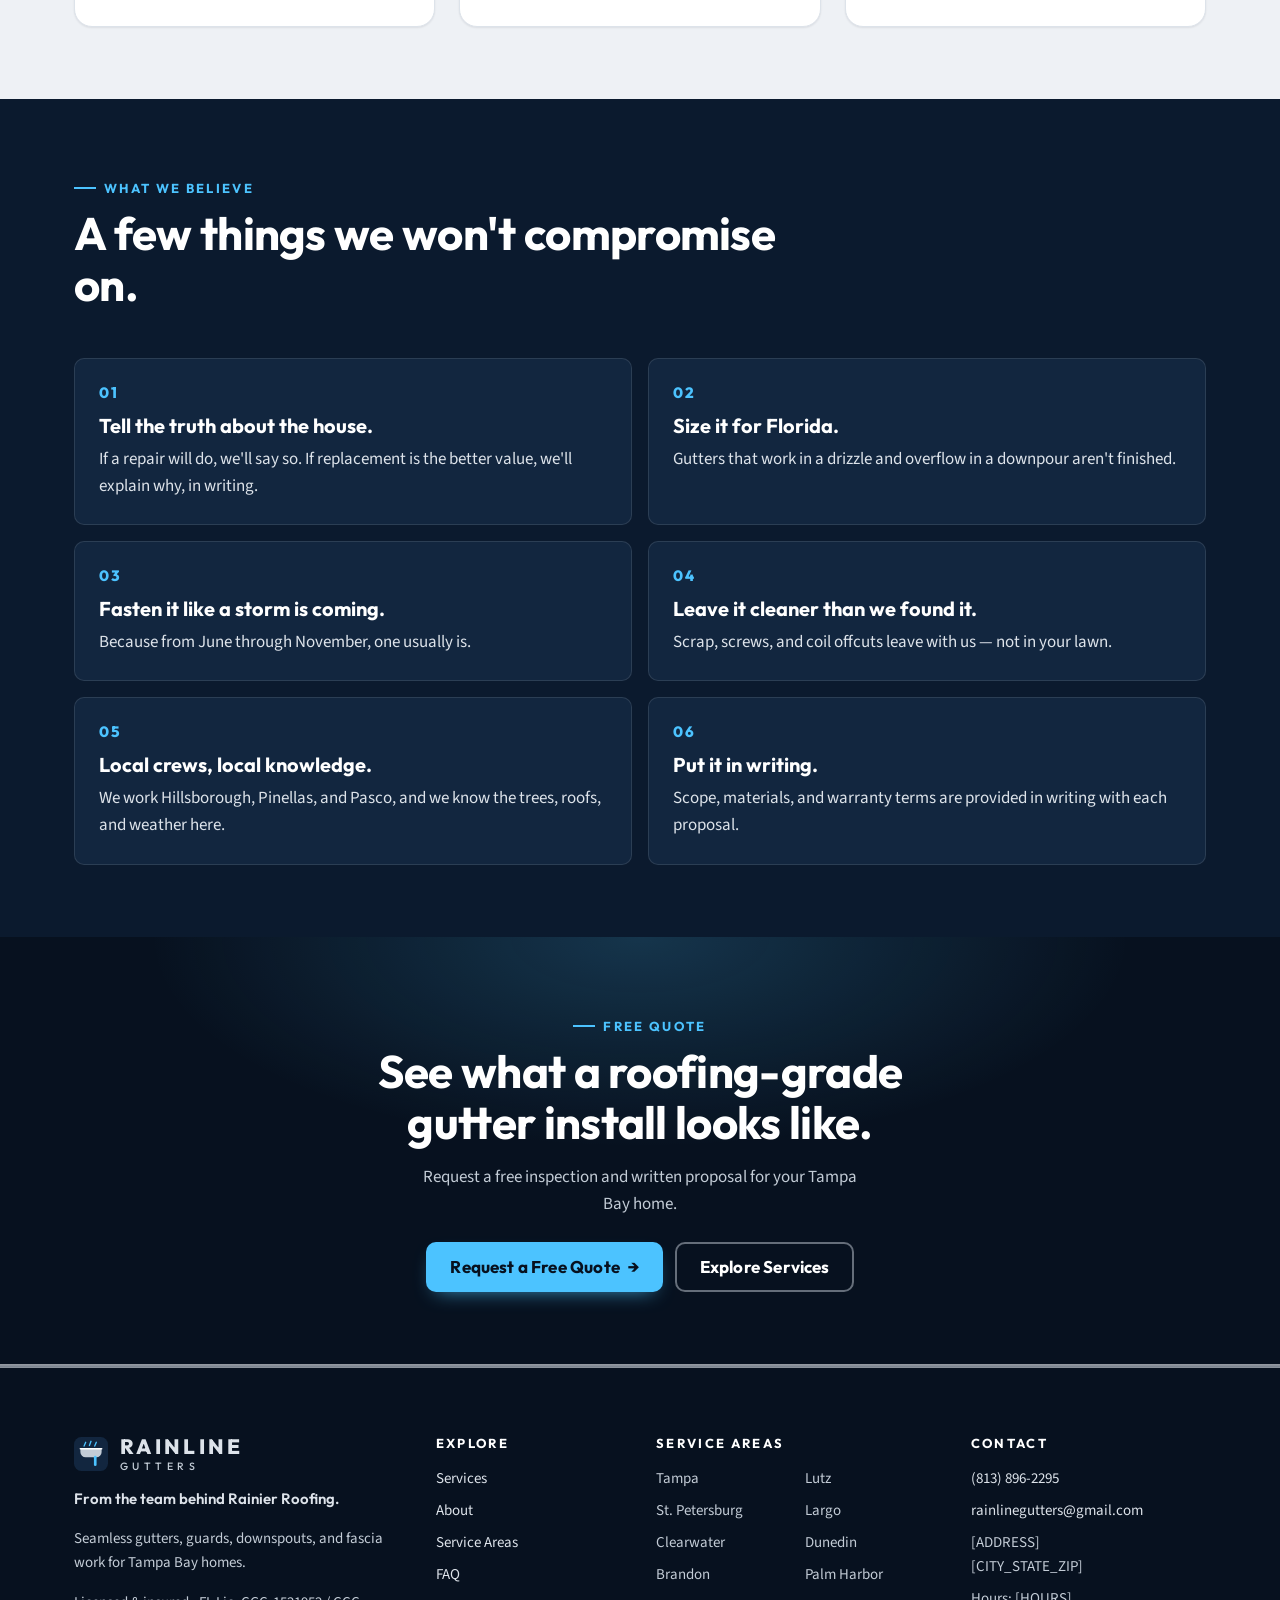
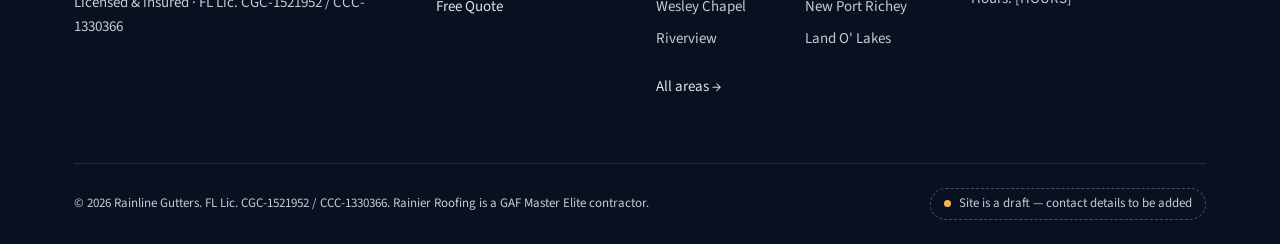
<file: about.html>
<!DOCTYPE html>
<html lang="en" class="no-js">
<head>
  <meta charset="utf-8">
  <meta name="viewport" content="width=device-width, initial-scale=1">
  <title>About Rainline Gutters | From the Team Behind Rainier Roofing</title>
  <meta name="description" content="Rainline Gutters is a Tampa Bay seamless gutter company from the team behind Rainier Roofing, a GAF Master Elite contractor. Roofing-grade standards for every gutter.">
  <meta name="robots" content="index, follow">
  <link rel="canonical" href="https://www.rainlinegutters.com/about.html">
  <meta name="theme-color" content="#0b1a2e">

  <meta property="og:type" content="website">
  <meta property="og:site_name" content="Rainline Gutters">
  <meta property="og:title" content="Rainier roofs. Rainline gutters. | About Rainline Gutters">
  <meta property="og:description" content="A new Tampa Bay gutter company built by the team behind Rainier Roofing, a GAF Master Elite contractor.">
  <meta property="og:url" content="https://www.rainlinegutters.com/about.html">
  <meta property="og:locale" content="en_US">
  <!-- TODO: add og:image once a 1200x630 brand image exists -->

  <link rel="icon" href="favicon.svg" type="image/svg+xml">
  <!-- TODO: replace with a 180x180 PNG export of favicon.svg for best iOS support -->
  <link rel="apple-touch-icon" href="favicon.svg">

  <link rel="preconnect" href="https://fonts.googleapis.com">
  <link rel="preconnect" href="https://fonts.gstatic.com" crossorigin>
  <link href="https://fonts.googleapis.com/css2?family=Outfit:wght@500;600;700;800&family=Source+Sans+3:wght@400;500;600;700&display=swap" rel="stylesheet">
  <link rel="stylesheet" href="css/styles.css">

  <script>document.documentElement.classList.remove('no-js');document.documentElement.classList.add('js');</script>

  <!-- TODO: replace (813) 896-2295, rainlinegutters@gmail.com, [ADDRESS], [CITY_STATE_ZIP] in this JSON-LD once known. -->
  <script type="application/ld+json">
  {
    "@context": "https://schema.org",
    "@type": ["LocalBusiness", "HomeAndConstructionBusiness"],
    "name": "Rainline Gutters",
    "slogan": "From the team behind Rainier Roofing.",
    "description": "Tampa Bay seamless gutter company and sister brand to Rainier Roofing, a GAF Master Elite contractor.",
    "url": "https://www.rainlinegutters.com",
    "logo": "https://www.rainlinegutters.com/favicon.svg",
    "telephone": "(813) 896-2295",
    "email": "rainlinegutters@gmail.com",
    "address": {
      "@type": "PostalAddress",
      "streetAddress": "[ADDRESS]",
      "addressLocality": "[CITY_STATE_ZIP]",
      "addressRegion": "FL",
      "addressCountry": "US"
    },
    "areaServed": [
      {"@type": "AdministrativeArea", "name": "Hillsborough County, FL"},
      {"@type": "AdministrativeArea", "name": "Pinellas County, FL"},
      {"@type": "AdministrativeArea", "name": "Pasco County, FL"}
    ]
  }
  </script>
</head>
<body>
  <a class="skip-link" href="#main">Skip to main content</a>

  <header class="site-header">
    <div class="container header-inner">
      <a class="brand" href="index.html" aria-label="Rainline Gutters home">
        <svg class="brand-mark" viewBox="0 0 64 64" aria-hidden="true" focusable="false">
          <rect width="64" height="64" rx="14" fill="#12263f"/>
          <path d="M12 22h40v6a10 10 0 0 1-10 10H22a10 10 0 0 1-10-10z" fill="#c3ccd6"/>
          <path d="M12 22h40" stroke="#ffffff" stroke-width="3" stroke-linecap="round"/>
          <path d="M40 38v14" stroke="#4cc3ff" stroke-width="5" stroke-linecap="round"/>
          <path d="M22 10l-3 7M32 8l-3 8M42 10l-3 7" stroke="#4cc3ff" stroke-width="2.5" stroke-linecap="round"/>
        </svg>
        <span class="brand-word"><span class="b1">RAINLINE</span><span class="b2">GUTTERS</span></span>
      </a>

      <button class="nav-toggle" type="button" aria-expanded="false" aria-controls="site-nav">
        <span class="nav-toggle-bars" aria-hidden="true"></span>
        <span>Menu</span>
      </button>

      <nav class="site-nav" id="site-nav" aria-label="Main">
        <ul>
          <li><a href="index.html">Home</a></li>
          <li><a href="services.html">Services</a></li>
          <li><a href="about.html" aria-current="page">About</a></li>
          <li><a href="areas.html">Service Areas</a></li>
          <li><a href="faq.html">FAQ</a></li>
          <li><a href="contact.html">Contact</a></li>
        </ul>
        <!-- TODO: replace (813) 896-2295 in both the link text and tel: href -->
        <a class="header-phone" href="tel:+18138962295">(813) 896-2295</a>
        <a class="btn btn-primary btn-sm nav-cta" href="contact.html">Free Quote</a>
      </nav>
    </div>
  </header>

  <main id="main">
    <section class="page-hero" aria-labelledby="page-title">
      <div class="container">
        <nav class="breadcrumb" aria-label="Breadcrumb">
          <ol>
            <li><a href="index.html">Home</a></li>
            <li><span aria-current="page">About</span></li>
          </ol>
        </nav>
        <p class="eyebrow">About Rainline</p>
        <h1 id="page-title">From the team behind Rainier Roofing.</h1>
        <p class="lede">Rainline Gutters is a new Tampa Bay company with a simple idea: gutters deserve the same standards as the roof they protect.</p>
      </div>
    </section>

    <section class="section" aria-labelledby="story-title">
      <div class="container split">
        <div class="prose">
          <p class="eyebrow">Our story</p>
          <h2 id="story-title" class="mt-0">Why a roofing team started a gutter company.</h2>
          <p>Rainier Roofing is a GAF Master Elite contractor. Working on roofs across Tampa Bay, the team kept seeing the same thing: a well-built roof paired with gutters that were undersized, spiked on loosely, or hung on rotting fascia. Water that the roof handled perfectly would end up behind the fascia, against the foundation, or carving trenches through the landscaping.</p>
          <p>The roof edge and the gutter are one system. When either side is done poorly, both fail. So we built Rainline as a dedicated gutter company — its own name, its own crews, its own focus — with the roofing team's standards behind it.</p>
          <p>Rainline is new, and we won't pretend otherwise. What we bring is a roofer's understanding of how water moves off a Florida roof, and the discipline to install every system as if the next storm is this afternoon. Around here, it often is.</p>
        </div>
        <div class="rainier-band reveal">
          <span class="badge">Sister company</span>
          <p class="pair mt-4">Rainier roofs. <span>Rainline gutters.</span></p>
          <p>Rainier Roofing handles roofs. Rainline Gutters handles gutters, guards, downspouts, and fascia. Separate companies, shared standards.</p>
          <p class="mb-0">If we spot a roofing concern during your gutter inspection, we'll tell you — and you decide what to do with that information.</p>
        </div>
      </div>
    </section>

    <section class="section section-alt" aria-labelledby="storm-title">
      <div class="container">
        <div class="section-head">
          <p class="eyebrow">Built for storm performance</p>
          <h2 id="storm-title">What a roofing background changes about a gutter install.</h2>
        </div>
        <div class="grid grid-3">
          <article class="card reveal">
            <h3>We start at the roof edge</h3>
            <p>Drip edge, shingle overhang, and fascia condition all affect whether water lands in the gutter or behind it. We check them before we measure.</p>
          </article>
          <article class="card reveal">
            <h3>We size for the worst hour</h3>
            <p>Tampa Bay storms are short and violent. We size gutters and downspouts for peak rainfall off your specific roof, not a one-size default.</p>
          </article>
          <article class="card reveal">
            <h3>We fasten for wind</h3>
            <p>Hurricane-rated hidden hangers, screwed into sound fascia at tight spacing. Rotted wood gets replaced first — no hanging new gutters on bad boards.</p>
          </article>
        </div>
      </div>
    </section>

    <section class="section section-dark" aria-labelledby="believe-title">
      <div class="container">
        <div class="section-head">
          <p class="eyebrow">What we believe</p>
          <h2 id="believe-title">A few things we won't compromise on.</h2>
        </div>
        <ol class="values">
          <li class="reveal"><strong>Tell the truth about the house.</strong> If a repair will do, we'll say so. If replacement is the better value, we'll explain why, in writing.</li>
          <li class="reveal"><strong>Size it for Florida.</strong> Gutters that work in a drizzle and overflow in a downpour aren't finished.</li>
          <li class="reveal"><strong>Fasten it like a storm is coming.</strong> Because from June through November, one usually is.</li>
          <li class="reveal"><strong>Leave it cleaner than we found it.</strong> Scrap, screws, and coil offcuts leave with us — not in your lawn.</li>
          <li class="reveal"><strong>Local crews, local knowledge.</strong> We work Hillsborough, Pinellas, and Pasco, and we know the trees, roofs, and weather here.</li>
          <li class="reveal"><strong>Put it in writing.</strong> Scope, materials, and warranty terms are provided in writing with each proposal.</li>
        </ol>
      </div>
    </section>

    <section class="cta-band" aria-labelledby="cta-title">
      <div class="container">
        <p class="eyebrow">Free quote</p>
        <h2 id="cta-title">See what a roofing-grade gutter install looks like.</h2>
        <p>Request a free inspection and written proposal for your Tampa Bay home.</p>
        <div class="btn-row">
          <a class="btn btn-primary arrow" href="contact.html">Request a Free Quote</a>
          <a class="btn btn-ghost" href="services.html">Explore Services</a>
        </div>
      </div>
    </section>
  </main>

  <footer class="site-footer">
    <div class="container">
      <div class="footer-grid">
        <div>
          <a class="brand" href="index.html" aria-label="Rainline Gutters home">
            <svg class="brand-mark" viewBox="0 0 64 64" aria-hidden="true" focusable="false">
              <rect width="64" height="64" rx="14" fill="#12263f"/>
              <path d="M12 22h40v6a10 10 0 0 1-10 10H22a10 10 0 0 1-10-10z" fill="#c3ccd6"/>
              <path d="M12 22h40" stroke="#ffffff" stroke-width="3" stroke-linecap="round"/>
              <path d="M40 38v14" stroke="#4cc3ff" stroke-width="5" stroke-linecap="round"/>
              <path d="M22 10l-3 7M32 8l-3 8M42 10l-3 7" stroke="#4cc3ff" stroke-width="2.5" stroke-linecap="round"/>
            </svg>
            <span class="brand-word"><span class="b1">RAINLINE</span><span class="b2">GUTTERS</span></span>
          </a>
          <p class="footer-tie">From the team behind Rainier Roofing.</p>
          <p>Seamless gutters, guards, downspouts, and fascia work for Tampa Bay homes.</p>
          <p>Licensed &amp; insured · FL Lic. CGC-1521952 / CCC-1330366</p>
        </div>
        <div>
          <h2>Explore</h2>
          <ul>
            <li><a href="services.html">Services</a></li>
            <li><a href="about.html">About</a></li>
            <li><a href="areas.html">Service Areas</a></li>
            <li><a href="faq.html">FAQ</a></li>
            <li><a href="contact.html">Free Quote</a></li>
          </ul>
        </div>
        <div>
          <h2>Service Areas</h2>
          <ul class="footer-areas">
            <li>Tampa</li><li>St. Petersburg</li><li>Clearwater</li><li>Brandon</li><li>Wesley Chapel</li><li>Riverview</li><li>Lutz</li><li>Largo</li><li>Dunedin</li><li>Palm Harbor</li><li>New Port Richey</li><li>Land O' Lakes</li>
          </ul>
          <p class="mt-4"><a href="areas.html">All areas →</a></p>
        </div>
        <div>
          <h2>Contact</h2>
          <!-- TODO: replace (813) 896-2295, rainlinegutters@gmail.com, [ADDRESS], [CITY_STATE_ZIP], [HOURS] -->
          <ul>
            <li><a href="tel:+18138962295">(813) 896-2295</a></li>
            <li><a href="mailto:rainlinegutters@gmail.com">rainlinegutters@gmail.com</a></li>
            <li>[ADDRESS]<br>[CITY_STATE_ZIP]</li>
            <li>Hours: [HOURS]</li>
          </ul>
          <!-- Social profiles intentionally omitted until real URLs exist. -->
        </div>
      </div>
      <div class="footer-bottom">
        <p class="mb-0">&copy; <span id="year">2025</span> Rainline Gutters. FL Lic. CGC-1521952 / CCC-1330366. Rainier Roofing is a GAF Master Elite contractor.</p>
        <p class="draft-note mb-0">Site is a draft — contact details to be added</p>
      </div>
    </div>
  </footer>

  <script>
    (function () {
      var toggle = document.querySelector('.nav-toggle');
      var nav = document.getElementById('site-nav');
      if (toggle && nav) {
        toggle.addEventListener('click', function () {
          var open = toggle.getAttribute('aria-expanded') === 'true';
          toggle.setAttribute('aria-expanded', String(!open));
          nav.classList.toggle('is-open', !open);
        });
        document.addEventListener('keydown', function (e) {
          if (e.key === 'Escape' && nav.classList.contains('is-open')) {
            nav.classList.remove('is-open');
            toggle.setAttribute('aria-expanded', 'false');
            toggle.focus();
          }
        });
      }
      var items = document.querySelectorAll('.reveal');
      if ('IntersectionObserver' in window) {
        var io = new IntersectionObserver(function (entries) {
          entries.forEach(function (en) {
            if (en.isIntersecting) { en.target.classList.add('is-in'); io.unobserve(en.target); }
          });
        }, { rootMargin: '0px 0px -8% 0px' });
        items.forEach(function (el) { io.observe(el); });
      } else {
        items.forEach(function (el) { el.classList.add('is-in'); });
      }
      var y = document.getElementById('year');
      if (y) { y.textContent = new Date().getFullYear(); }
    })();
  </script>
</body>
</html>
</file>
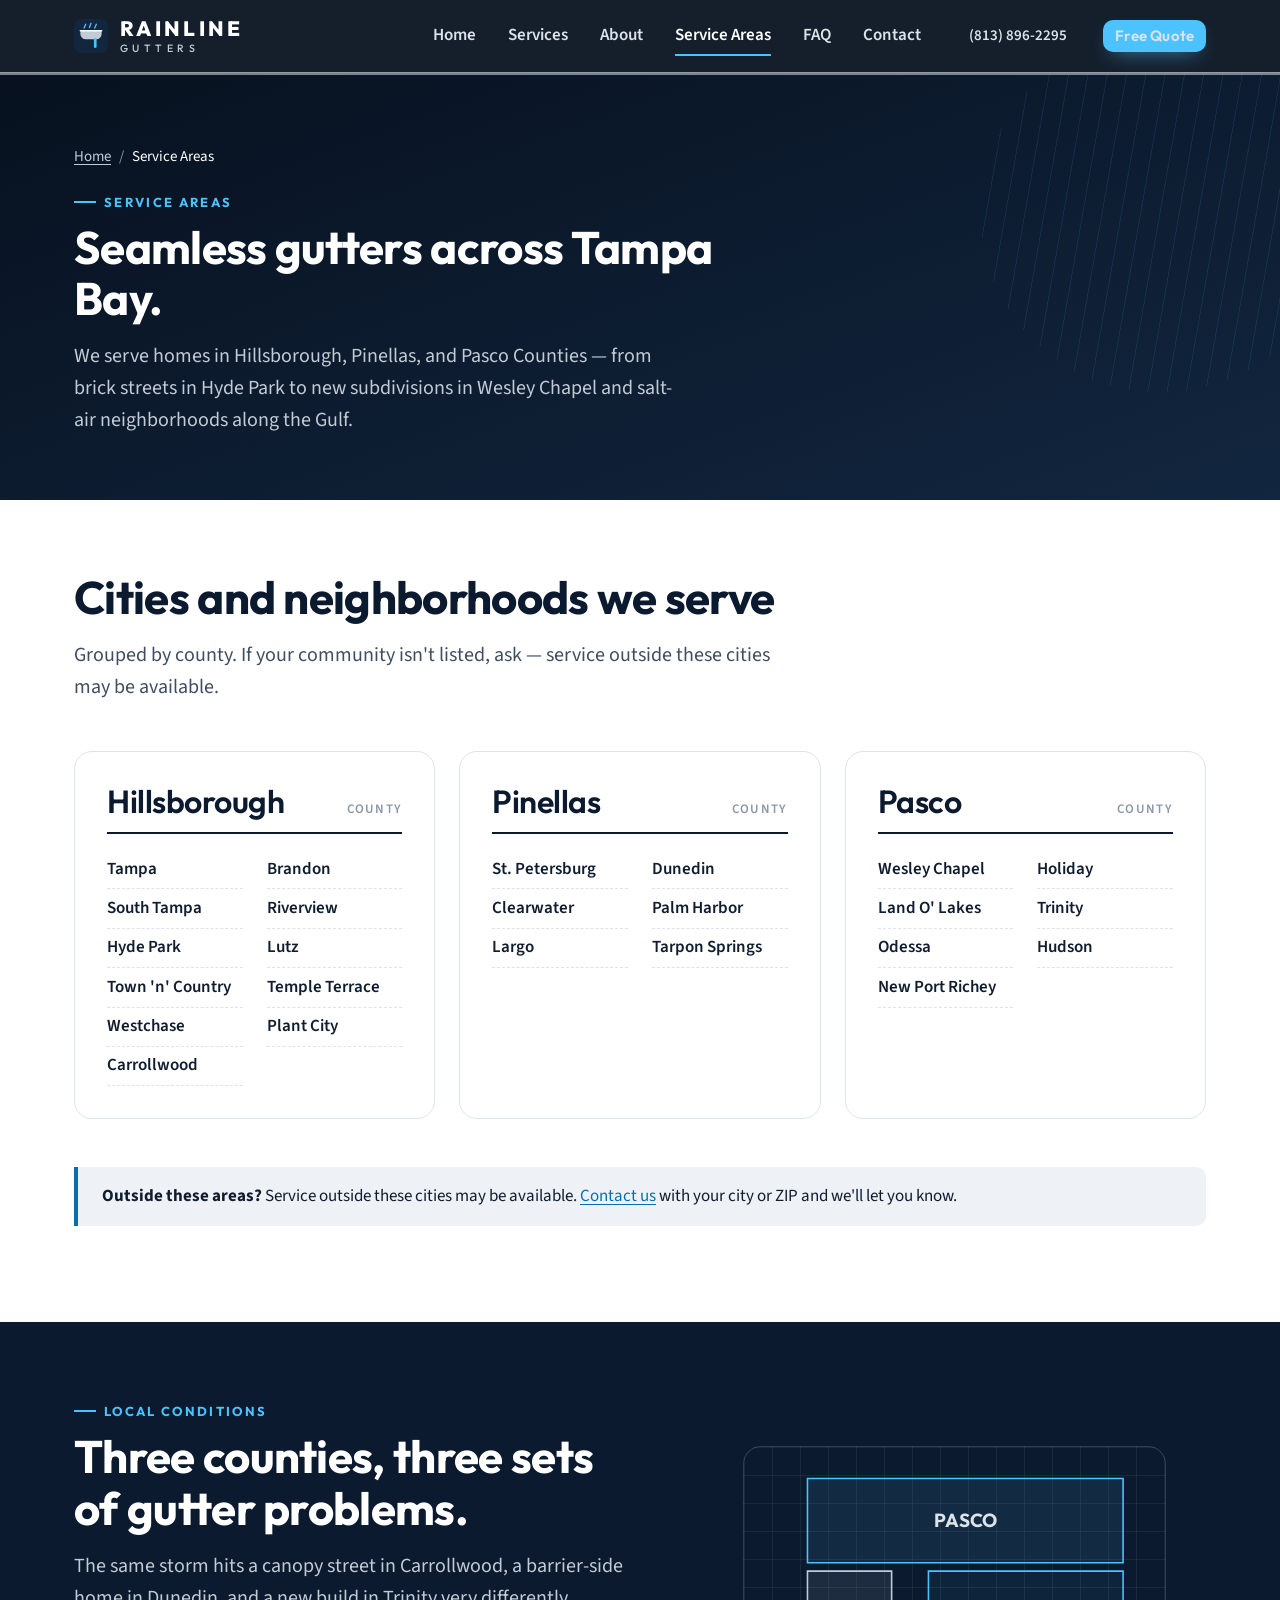
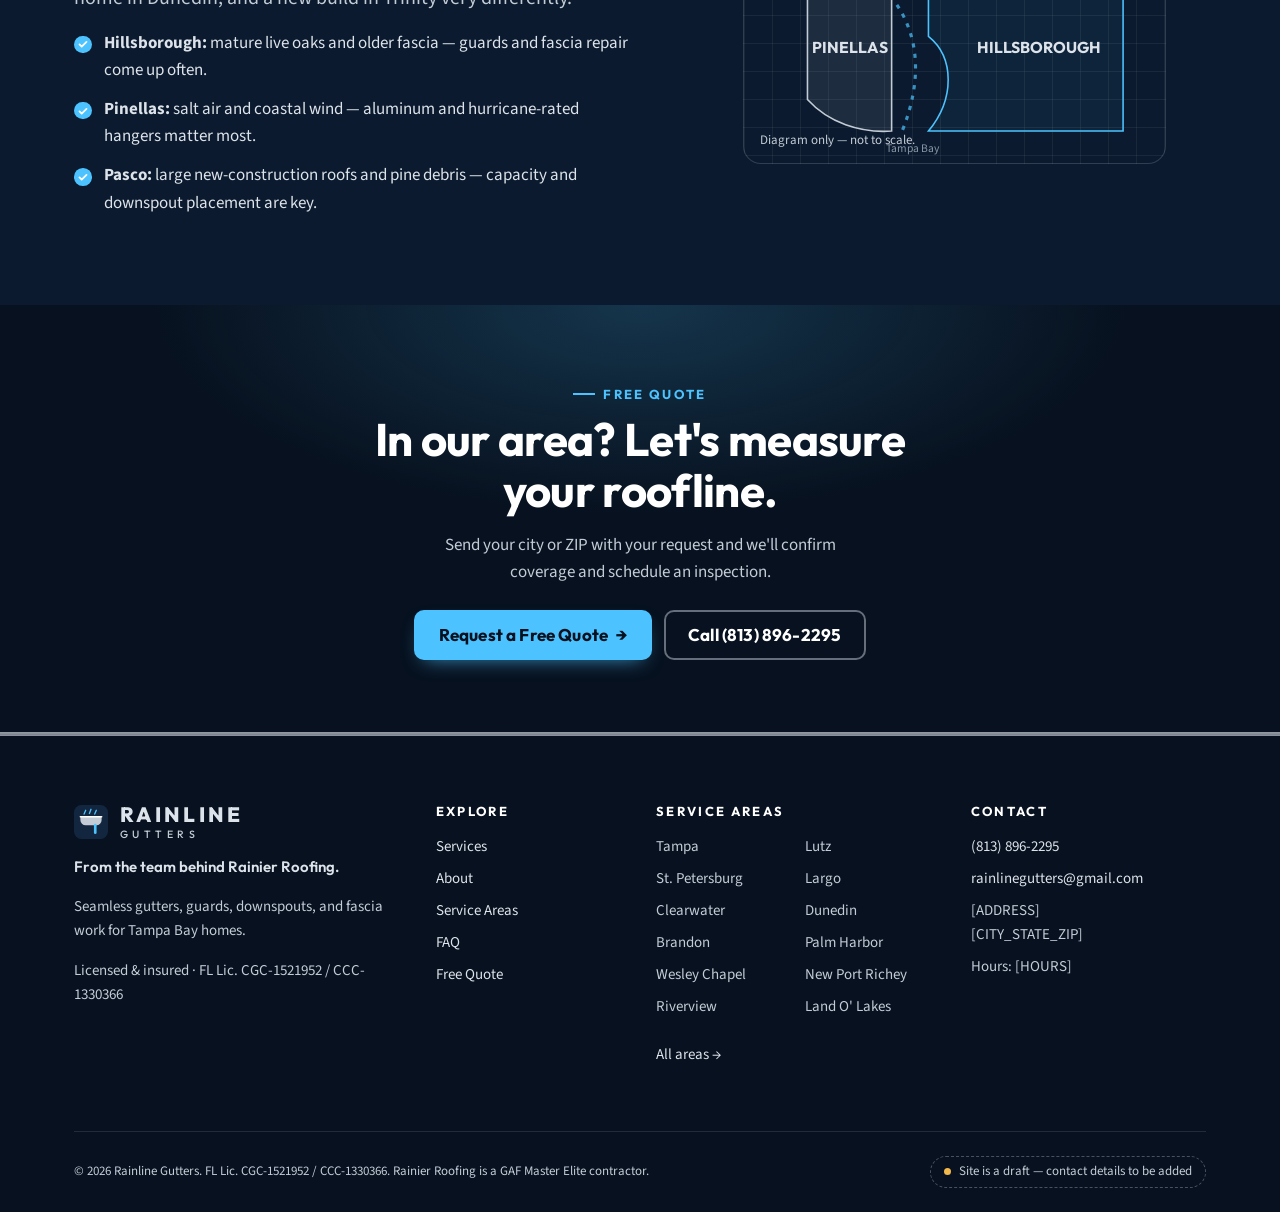
<file: areas.html>
<!DOCTYPE html>
<html lang="en" class="no-js">
<head>
  <meta charset="utf-8">
  <meta name="viewport" content="width=device-width, initial-scale=1">
  <title>Service Areas: Hillsborough, Pinellas &amp; Pasco | Rainline Gutters</title>
  <meta name="description" content="Rainline Gutters installs seamless gutters, guards, and downspouts across Tampa, St. Petersburg, Clearwater, Brandon, Wesley Chapel, New Port Richey, and more of Tampa Bay.">
  <meta name="robots" content="index, follow">
  <link rel="canonical" href="https://www.rainlinegutters.com/areas.html">
  <meta name="theme-color" content="#0b1a2e">

  <meta property="og:type" content="website">
  <meta property="og:site_name" content="Rainline Gutters">
  <meta property="og:title" content="Tampa Bay Service Areas | Rainline Gutters">
  <meta property="og:description" content="Seamless gutter installation and service across Hillsborough, Pinellas, and Pasco Counties. From the team behind Rainier Roofing.">
  <meta property="og:url" content="https://www.rainlinegutters.com/areas.html">
  <meta property="og:locale" content="en_US">
  <!-- TODO: add og:image once a 1200x630 brand image exists -->

  <link rel="icon" href="favicon.svg" type="image/svg+xml">
  <!-- TODO: replace with a 180x180 PNG export of favicon.svg for best iOS support -->
  <link rel="apple-touch-icon" href="favicon.svg">

  <link rel="preconnect" href="https://fonts.googleapis.com">
  <link rel="preconnect" href="https://fonts.gstatic.com" crossorigin>
  <link href="https://fonts.googleapis.com/css2?family=Outfit:wght@500;600;700;800&family=Source+Sans+3:wght@400;500;600;700&display=swap" rel="stylesheet">
  <link rel="stylesheet" href="css/styles.css">

  <script>document.documentElement.classList.remove('no-js');document.documentElement.classList.add('js');</script>

  <!-- TODO: replace (813) 896-2295, rainlinegutters@gmail.com, [ADDRESS], [CITY_STATE_ZIP] in this JSON-LD once known. -->
  <script type="application/ld+json">
  {
    "@context": "https://schema.org",
    "@type": ["LocalBusiness", "HomeAndConstructionBusiness"],
    "name": "Rainline Gutters",
    "url": "https://www.rainlinegutters.com",
    "logo": "https://www.rainlinegutters.com/favicon.svg",
    "telephone": "(813) 896-2295",
    "email": "rainlinegutters@gmail.com",
    "address": {
      "@type": "PostalAddress",
      "streetAddress": "[ADDRESS]",
      "addressLocality": "[CITY_STATE_ZIP]",
      "addressRegion": "FL",
      "addressCountry": "US"
    },
    "areaServed": [
      {"@type": "AdministrativeArea", "name": "Hillsborough County, FL"},
      {"@type": "AdministrativeArea", "name": "Pinellas County, FL"},
      {"@type": "AdministrativeArea", "name": "Pasco County, FL"},
      {"@type": "City", "name": "Tampa"},
      {"@type": "Place", "name": "South Tampa"},
      {"@type": "Place", "name": "Hyde Park"},
      {"@type": "Place", "name": "Town 'n' Country"},
      {"@type": "Place", "name": "Westchase"},
      {"@type": "Place", "name": "Carrollwood"},
      {"@type": "Place", "name": "Brandon"},
      {"@type": "Place", "name": "Riverview"},
      {"@type": "Place", "name": "Lutz"},
      {"@type": "City", "name": "Temple Terrace"},
      {"@type": "City", "name": "Plant City"},
      {"@type": "City", "name": "St. Petersburg"},
      {"@type": "City", "name": "Clearwater"},
      {"@type": "City", "name": "Largo"},
      {"@type": "City", "name": "Dunedin"},
      {"@type": "Place", "name": "Palm Harbor"},
      {"@type": "City", "name": "Tarpon Springs"},
      {"@type": "Place", "name": "Wesley Chapel"},
      {"@type": "Place", "name": "Land O' Lakes"},
      {"@type": "Place", "name": "Odessa"},
      {"@type": "City", "name": "New Port Richey"},
      {"@type": "Place", "name": "Holiday"},
      {"@type": "Place", "name": "Trinity"},
      {"@type": "Place", "name": "Hudson"}
    ]
  }
  </script>
</head>
<body>
  <a class="skip-link" href="#main">Skip to main content</a>

  <header class="site-header">
    <div class="container header-inner">
      <a class="brand" href="index.html" aria-label="Rainline Gutters home">
        <svg class="brand-mark" viewBox="0 0 64 64" aria-hidden="true" focusable="false">
          <rect width="64" height="64" rx="14" fill="#12263f"/>
          <path d="M12 22h40v6a10 10 0 0 1-10 10H22a10 10 0 0 1-10-10z" fill="#c3ccd6"/>
          <path d="M12 22h40" stroke="#ffffff" stroke-width="3" stroke-linecap="round"/>
          <path d="M40 38v14" stroke="#4cc3ff" stroke-width="5" stroke-linecap="round"/>
          <path d="M22 10l-3 7M32 8l-3 8M42 10l-3 7" stroke="#4cc3ff" stroke-width="2.5" stroke-linecap="round"/>
        </svg>
        <span class="brand-word"><span class="b1">RAINLINE</span><span class="b2">GUTTERS</span></span>
      </a>

      <button class="nav-toggle" type="button" aria-expanded="false" aria-controls="site-nav">
        <span class="nav-toggle-bars" aria-hidden="true"></span>
        <span>Menu</span>
      </button>

      <nav class="site-nav" id="site-nav" aria-label="Main">
        <ul>
          <li><a href="index.html">Home</a></li>
          <li><a href="services.html">Services</a></li>
          <li><a href="about.html">About</a></li>
          <li><a href="areas.html" aria-current="page">Service Areas</a></li>
          <li><a href="faq.html">FAQ</a></li>
          <li><a href="contact.html">Contact</a></li>
        </ul>
        <!-- TODO: replace (813) 896-2295 in both the link text and tel: href -->
        <a class="header-phone" href="tel:+18138962295">(813) 896-2295</a>
        <a class="btn btn-primary btn-sm nav-cta" href="contact.html">Free Quote</a>
      </nav>
    </div>
  </header>

  <main id="main">
    <section class="page-hero" aria-labelledby="page-title">
      <div class="container">
        <nav class="breadcrumb" aria-label="Breadcrumb">
          <ol>
            <li><a href="index.html">Home</a></li>
            <li><span aria-current="page">Service Areas</span></li>
          </ol>
        </nav>
        <p class="eyebrow">Service areas</p>
        <h1 id="page-title">Seamless gutters across Tampa Bay.</h1>
        <p class="lede">We serve homes in Hillsborough, Pinellas, and Pasco Counties — from brick streets in Hyde Park to new subdivisions in Wesley Chapel and salt-air neighborhoods along the Gulf.</p>
      </div>
    </section>

    <section class="section" aria-labelledby="counties-title">
      <div class="container">
        <div class="section-head">
          <h2 id="counties-title">Cities and neighborhoods we serve</h2>
          <p class="lede">Grouped by county. If your community isn't listed, ask — service outside these cities may be available.</p>
        </div>

        <div class="grid grid-3">
          <div class="county reveal">
            <h3>Hillsborough <small>County</small></h3>
            <ul>
              <li>Tampa</li>
              <li>South Tampa</li>
              <li>Hyde Park</li>
              <li>Town 'n' Country</li>
              <li>Westchase</li>
              <li>Carrollwood</li>
              <li>Brandon</li>
              <li>Riverview</li>
              <li>Lutz</li>
              <li>Temple Terrace</li>
              <li>Plant City</li>
            </ul>
          </div>
          <div class="county reveal">
            <h3>Pinellas <small>County</small></h3>
            <ul>
              <li>St. Petersburg</li>
              <li>Clearwater</li>
              <li>Largo</li>
              <li>Dunedin</li>
              <li>Palm Harbor</li>
              <li>Tarpon Springs</li>
            </ul>
          </div>
          <div class="county reveal">
            <h3>Pasco <small>County</small></h3>
            <ul>
              <li>Wesley Chapel</li>
              <li>Land O' Lakes</li>
              <li>Odessa</li>
              <li>New Port Richey</li>
              <li>Holiday</li>
              <li>Trinity</li>
              <li>Hudson</li>
            </ul>
          </div>
        </div>

        <div class="callout mt-7">
          <p><strong>Outside these areas?</strong> Service outside these cities may be available. <a href="contact.html">Contact us</a> with your city or ZIP and we'll let you know.</p>
        </div>
      </div>
    </section>

    <section class="section section-dark" aria-labelledby="local-title">
      <div class="container split">
        <div>
          <p class="eyebrow">Local conditions</p>
          <h2 id="local-title">Three counties, three sets of gutter problems.</h2>
          <p class="lede">The same storm hits a canopy street in Carrollwood, a barrier-side home in Dunedin, and a new build in Trinity very differently.</p>
          <ul class="checklist">
            <li><strong>Hillsborough:</strong> mature live oaks and older fascia — guards and fascia repair come up often.</li>
            <li><strong>Pinellas:</strong> salt air and coastal wind — aluminum and hurricane-rated hangers matter most.</li>
            <li><strong>Pasco:</strong> large new-construction roofs and pine debris — capacity and downspout placement are key.</li>
          </ul>
        </div>
        <figure class="area-map reveal">
          <svg viewBox="0 0 400 300" role="img" aria-labelledby="map-title map-desc">
            <title id="map-title">Stylized Rainline service area diagram</title>
            <desc id="map-desc">A simplified, not-to-scale diagram showing Pasco County to the north, Pinellas County on the western peninsula, and Hillsborough County to the east, around Tampa Bay.</desc>
            <path d="M60 30 H360 V110 H60 Z" fill="rgba(76,195,255,0.10)" stroke="#4cc3ff" stroke-width="1.5"/>
            <text x="210" y="76" fill="#dde3ea" font-family="Outfit, sans-serif" font-size="18" font-weight="700" text-anchor="middle">PASCO</text>
            <path d="M60 118 H140 V270 C110 272 80 262 60 240 Z" fill="rgba(195,204,214,0.10)" stroke="#c3ccd6" stroke-width="1.5"/>
            <text x="100" y="196" fill="#dde3ea" font-family="Outfit, sans-serif" font-size="15" font-weight="700" text-anchor="middle">PINELLAS</text>
            <path d="M175 118 H360 V270 H175 C200 240 200 200 175 180 Z" fill="rgba(76,195,255,0.06)" stroke="#4cc3ff" stroke-width="1.5"/>
            <text x="280" y="196" fill="#dde3ea" font-family="Outfit, sans-serif" font-size="15" font-weight="700" text-anchor="middle">HILLSBOROUGH</text>
            <path d="M145 150 C165 180 170 220 150 270" fill="none" stroke="#4cc3ff" stroke-width="3" stroke-dasharray="4 6" opacity="0.7"/>
            <text x="160" y="290" fill="#8a97a8" font-family="Source Sans 3, sans-serif" font-size="11" text-anchor="middle">Tampa Bay</text>
          </svg>
          <figcaption>Diagram only — not to scale.</figcaption>
        </figure>
      </div>
    </section>

    <section class="cta-band" aria-labelledby="cta-title">
      <div class="container">
        <p class="eyebrow">Free quote</p>
        <h2 id="cta-title">In our area? Let's measure your roofline.</h2>
        <p>Send your city or ZIP with your request and we'll confirm coverage and schedule an inspection.</p>
        <div class="btn-row">
          <a class="btn btn-primary arrow" href="contact.html">Request a Free Quote</a>
          <!-- TODO: replace (813) 896-2295 in both the link text and tel: href -->
          <a class="btn btn-ghost" href="tel:+18138962295">Call (813) 896-2295</a>
        </div>
      </div>
    </section>
  </main>

  <footer class="site-footer">
    <div class="container">
      <div class="footer-grid">
        <div>
          <a class="brand" href="index.html" aria-label="Rainline Gutters home">
            <svg class="brand-mark" viewBox="0 0 64 64" aria-hidden="true" focusable="false">
              <rect width="64" height="64" rx="14" fill="#12263f"/>
              <path d="M12 22h40v6a10 10 0 0 1-10 10H22a10 10 0 0 1-10-10z" fill="#c3ccd6"/>
              <path d="M12 22h40" stroke="#ffffff" stroke-width="3" stroke-linecap="round"/>
              <path d="M40 38v14" stroke="#4cc3ff" stroke-width="5" stroke-linecap="round"/>
              <path d="M22 10l-3 7M32 8l-3 8M42 10l-3 7" stroke="#4cc3ff" stroke-width="2.5" stroke-linecap="round"/>
            </svg>
            <span class="brand-word"><span class="b1">RAINLINE</span><span class="b2">GUTTERS</span></span>
          </a>
          <p class="footer-tie">From the team behind Rainier Roofing.</p>
          <p>Seamless gutters, guards, downspouts, and fascia work for Tampa Bay homes.</p>
          <p>Licensed &amp; insured · FL Lic. CGC-1521952 / CCC-1330366</p>
        </div>
        <div>
          <h2>Explore</h2>
          <ul>
            <li><a href="services.html">Services</a></li>
            <li><a href="about.html">About</a></li>
            <li><a href="areas.html">Service Areas</a></li>
            <li><a href="faq.html">FAQ</a></li>
            <li><a href="contact.html">Free Quote</a></li>
          </ul>
        </div>
        <div>
          <h2>Service Areas</h2>
          <ul class="footer-areas">
            <li>Tampa</li><li>St. Petersburg</li><li>Clearwater</li><li>Brandon</li><li>Wesley Chapel</li><li>Riverview</li><li>Lutz</li><li>Largo</li><li>Dunedin</li><li>Palm Harbor</li><li>New Port Richey</li><li>Land O' Lakes</li>
          </ul>
          <p class="mt-4"><a href="areas.html">All areas →</a></p>
        </div>
        <div>
          <h2>Contact</h2>
          <!-- TODO: replace (813) 896-2295, rainlinegutters@gmail.com, [ADDRESS], [CITY_STATE_ZIP], [HOURS] -->
          <ul>
            <li><a href="tel:+18138962295">(813) 896-2295</a></li>
            <li><a href="mailto:rainlinegutters@gmail.com">rainlinegutters@gmail.com</a></li>
            <li>[ADDRESS]<br>[CITY_STATE_ZIP]</li>
            <li>Hours: [HOURS]</li>
          </ul>
          <!-- Social profiles intentionally omitted until real URLs exist. -->
        </div>
      </div>
      <div class="footer-bottom">
        <p class="mb-0">&copy; <span id="year">2025</span> Rainline Gutters. FL Lic. CGC-1521952 / CCC-1330366. Rainier Roofing is a GAF Master Elite contractor.</p>
        <p class="draft-note mb-0">Site is a draft — contact details to be added</p>
      </div>
    </div>
  </footer>

  <script>
    (function () {
      var toggle = document.querySelector('.nav-toggle');
      var nav = document.getElementById('site-nav');
      if (toggle && nav) {
        toggle.addEventListener('click', function () {
          var open = toggle.getAttribute('aria-expanded') === 'true';
          toggle.setAttribute('aria-expanded', String(!open));
          nav.classList.toggle('is-open', !open);
        });
        document.addEventListener('keydown', function (e) {
          if (e.key === 'Escape' && nav.classList.contains('is-open')) {
            nav.classList.remove('is-open');
            toggle.setAttribute('aria-expanded', 'false');
            toggle.focus();
          }
        });
      }
      var items = document.querySelectorAll('.reveal');
      if ('IntersectionObserver' in window) {
        var io = new IntersectionObserver(function (entries) {
          entries.forEach(function (en) {
            if (en.isIntersecting) { en.target.classList.add('is-in'); io.unobserve(en.target); }
          });
        }, { rootMargin: '0px 0px -8% 0px' });
        items.forEach(function (el) { io.observe(el); });
      } else {
        items.forEach(function (el) { el.classList.add('is-in'); });
      }
      var y = document.getElementById('year');
      if (y) { y.textContent = new Date().getFullYear(); }
    })();
  </script>
</body>
</html>
</file>
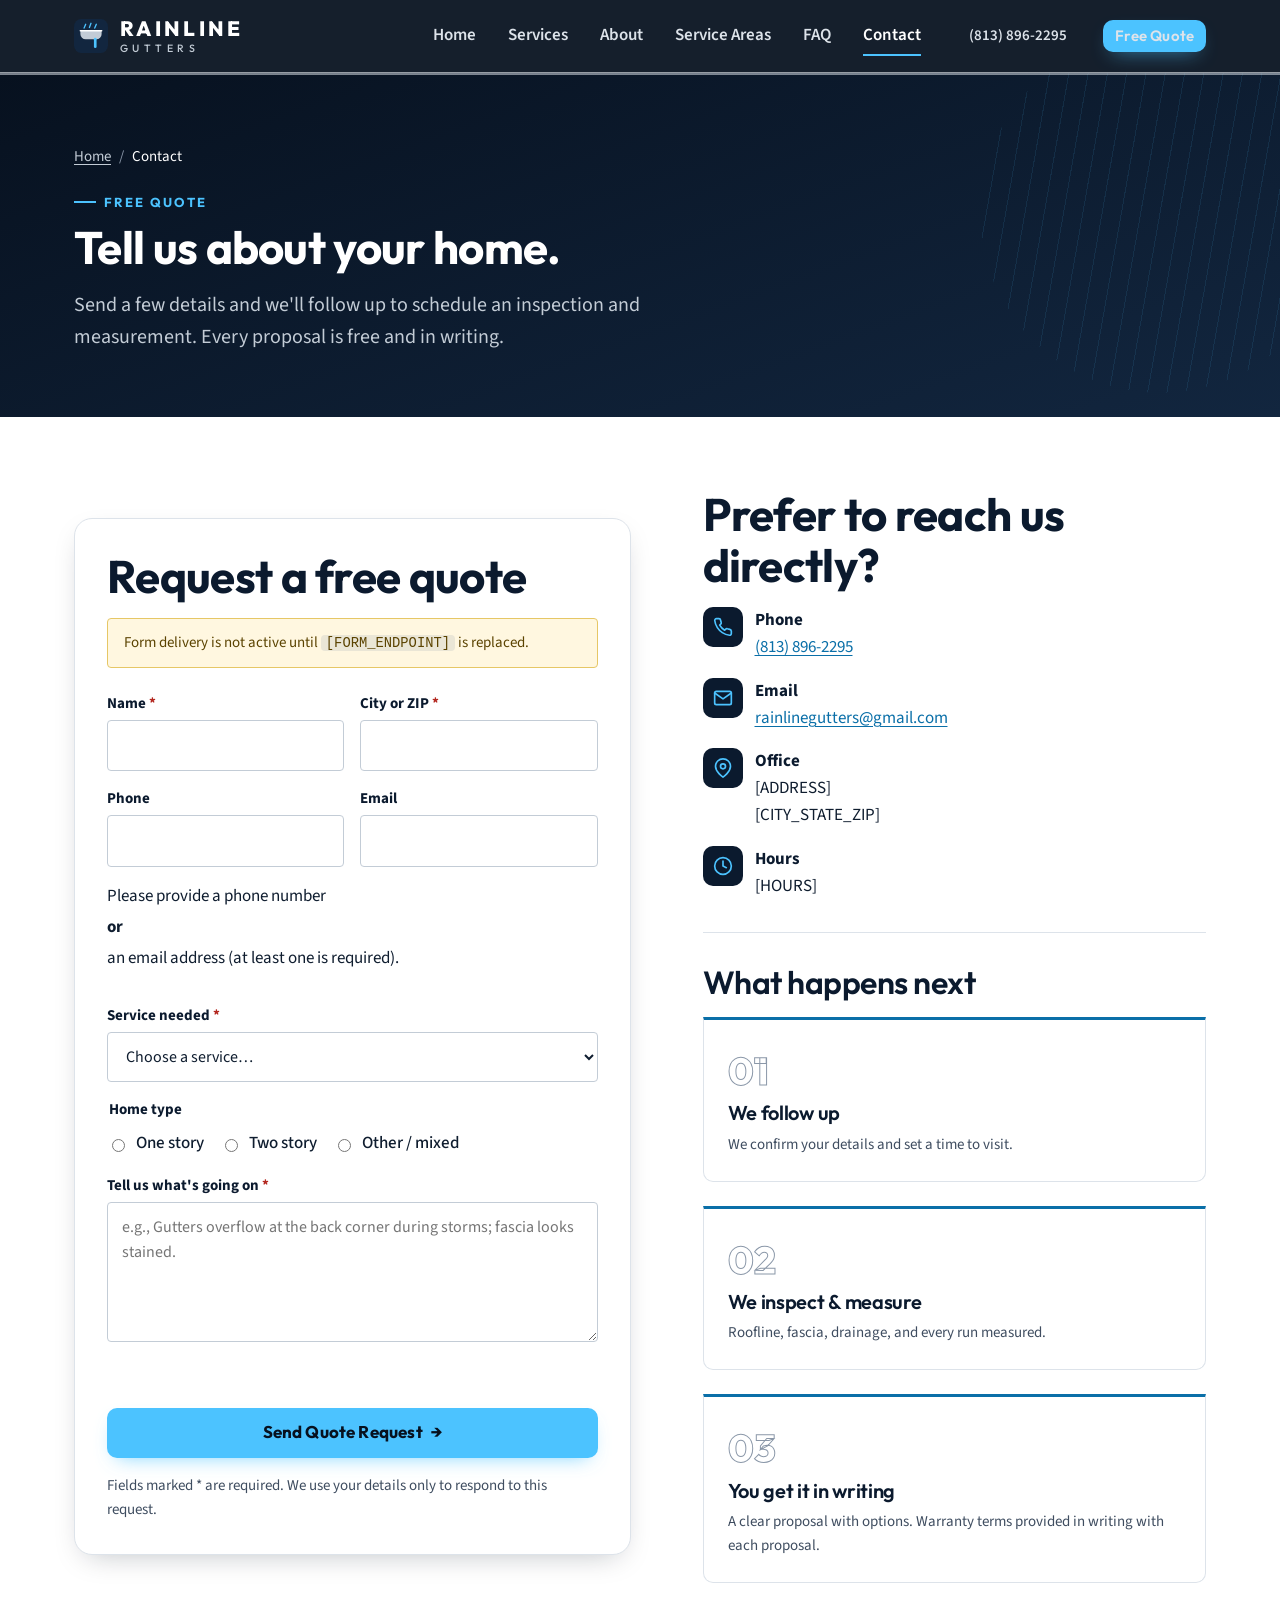
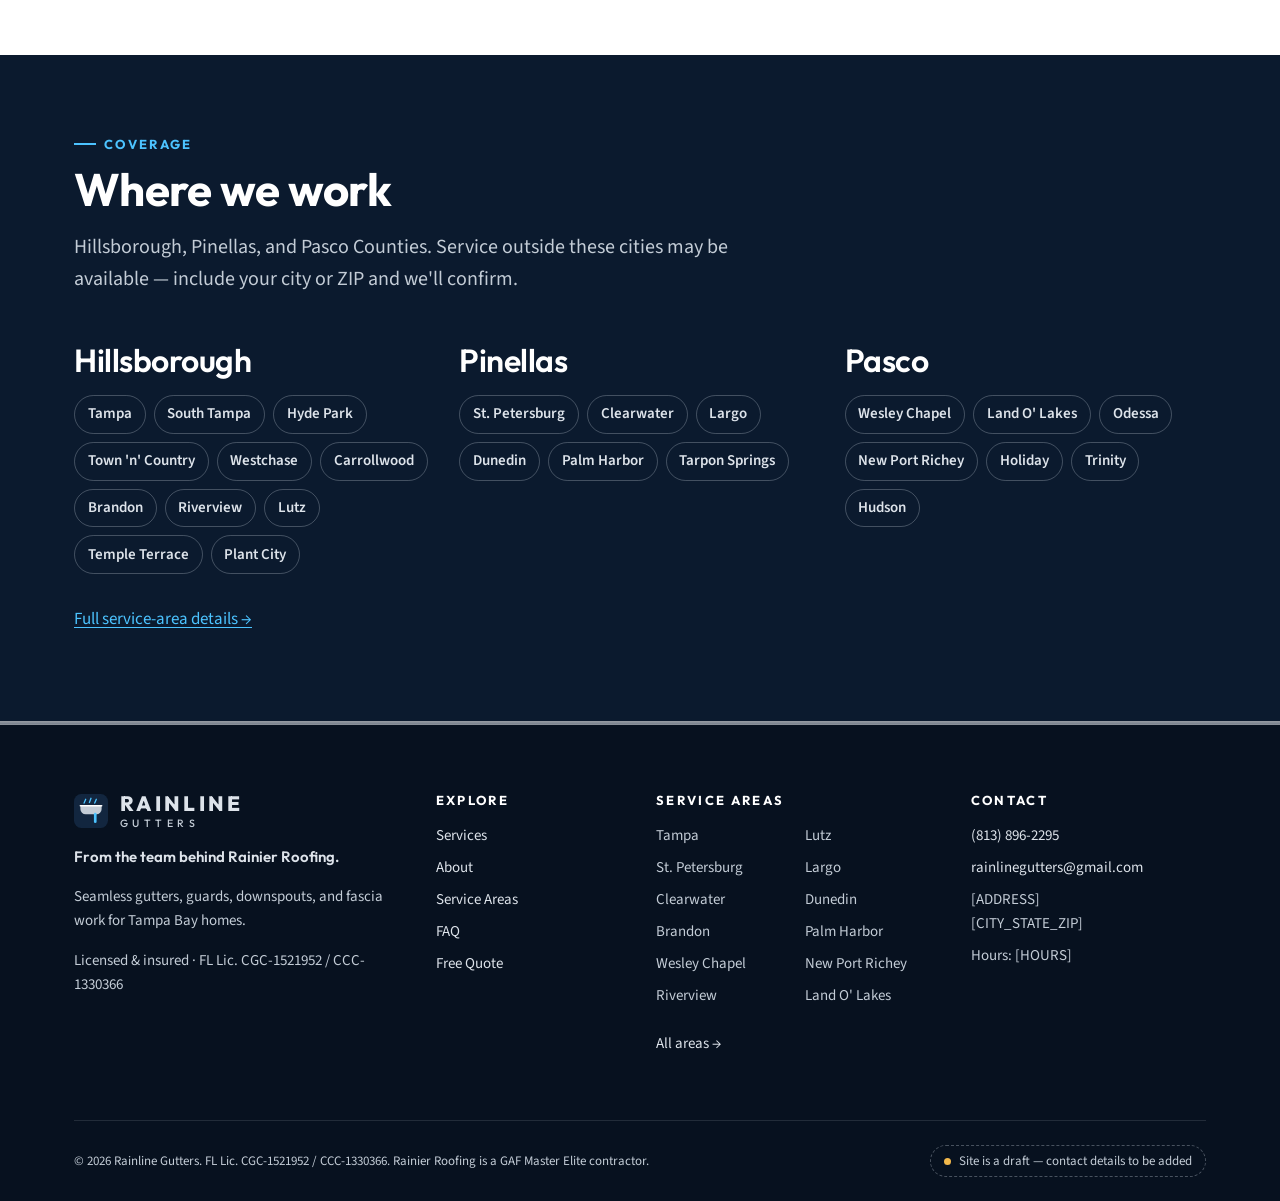
<file: contact.html>
<!DOCTYPE html>
<html lang="en" class="no-js">
<head>
  <meta charset="utf-8">
  <meta name="viewport" content="width=device-width, initial-scale=1">
  <title>Free Gutter Quote | Contact Rainline Gutters, Tampa Bay</title>
  <meta name="description" content="Request a free, written quote for seamless gutters, gutter guards, repairs, cleaning, or fascia work in Hillsborough, Pinellas, and Pasco Counties.">
  <meta name="robots" content="index, follow">
  <link rel="canonical" href="https://www.rainlinegutters.com/contact.html">
  <meta name="theme-color" content="#0b1a2e">

  <meta property="og:type" content="website">
  <meta property="og:site_name" content="Rainline Gutters">
  <meta property="og:title" content="Request a Free Gutter Quote | Rainline Gutters">
  <meta property="og:description" content="Tell us about your home and we'll schedule a free inspection and written proposal. Serving Tampa Bay.">
  <meta property="og:url" content="https://www.rainlinegutters.com/contact.html">
  <meta property="og:locale" content="en_US">
  <!-- TODO: add og:image once a 1200x630 brand image exists -->

  <link rel="icon" href="favicon.svg" type="image/svg+xml">
  <!-- TODO: replace with a 180x180 PNG export of favicon.svg for best iOS support -->
  <link rel="apple-touch-icon" href="favicon.svg">

  <link rel="preconnect" href="https://fonts.googleapis.com">
  <link rel="preconnect" href="https://fonts.gstatic.com" crossorigin>
  <link href="https://fonts.googleapis.com/css2?family=Outfit:wght@500;600;700;800&family=Source+Sans+3:wght@400;500;600;700&display=swap" rel="stylesheet">
  <link rel="stylesheet" href="css/styles.css">

  <script>document.documentElement.classList.remove('no-js');document.documentElement.classList.add('js');</script>

  <!-- TODO: replace (813) 896-2295, rainlinegutters@gmail.com, [ADDRESS], [CITY_STATE_ZIP], [HOURS] in this JSON-LD once known. -->
  <script type="application/ld+json">
  {
    "@context": "https://schema.org",
    "@type": ["LocalBusiness", "HomeAndConstructionBusiness"],
    "name": "Rainline Gutters",
    "slogan": "From the team behind Rainier Roofing.",
    "url": "https://www.rainlinegutters.com",
    "logo": "https://www.rainlinegutters.com/favicon.svg",
    "telephone": "(813) 896-2295",
    "email": "rainlinegutters@gmail.com",
    "openingHours": "[HOURS]",
    "address": {
      "@type": "PostalAddress",
      "streetAddress": "[ADDRESS]",
      "addressLocality": "[CITY_STATE_ZIP]",
      "addressRegion": "FL",
      "addressCountry": "US"
    },
    "areaServed": [
      {"@type": "AdministrativeArea", "name": "Hillsborough County, FL"},
      {"@type": "AdministrativeArea", "name": "Pinellas County, FL"},
      {"@type": "AdministrativeArea", "name": "Pasco County, FL"}
    ],
    "contactPoint": {
      "@type": "ContactPoint",
      "contactType": "customer service",
      "telephone": "(813) 896-2295",
      "email": "rainlinegutters@gmail.com",
      "areaServed": "US-FL",
      "availableLanguage": "English"
    }
  }
  </script>
</head>
<body>
  <a class="skip-link" href="#main">Skip to main content</a>

  <header class="site-header">
    <div class="container header-inner">
      <a class="brand" href="index.html" aria-label="Rainline Gutters home">
        <svg class="brand-mark" viewBox="0 0 64 64" aria-hidden="true" focusable="false">
          <rect width="64" height="64" rx="14" fill="#12263f"/>
          <path d="M12 22h40v6a10 10 0 0 1-10 10H22a10 10 0 0 1-10-10z" fill="#c3ccd6"/>
          <path d="M12 22h40" stroke="#ffffff" stroke-width="3" stroke-linecap="round"/>
          <path d="M40 38v14" stroke="#4cc3ff" stroke-width="5" stroke-linecap="round"/>
          <path d="M22 10l-3 7M32 8l-3 8M42 10l-3 7" stroke="#4cc3ff" stroke-width="2.5" stroke-linecap="round"/>
        </svg>
        <span class="brand-word"><span class="b1">RAINLINE</span><span class="b2">GUTTERS</span></span>
      </a>

      <button class="nav-toggle" type="button" aria-expanded="false" aria-controls="site-nav">
        <span class="nav-toggle-bars" aria-hidden="true"></span>
        <span>Menu</span>
      </button>

      <nav class="site-nav" id="site-nav" aria-label="Main">
        <ul>
          <li><a href="index.html">Home</a></li>
          <li><a href="services.html">Services</a></li>
          <li><a href="about.html">About</a></li>
          <li><a href="areas.html">Service Areas</a></li>
          <li><a href="faq.html">FAQ</a></li>
          <li><a href="contact.html" aria-current="page">Contact</a></li>
        </ul>
        <!-- TODO: replace (813) 896-2295 in both the link text and tel: href -->
        <a class="header-phone" href="tel:+18138962295">(813) 896-2295</a>
        <a class="btn btn-primary btn-sm nav-cta" href="contact.html">Free Quote</a>
      </nav>
    </div>
  </header>

  <main id="main">
    <section class="page-hero" aria-labelledby="page-title">
      <div class="container">
        <nav class="breadcrumb" aria-label="Breadcrumb">
          <ol>
            <li><a href="index.html">Home</a></li>
            <li><span aria-current="page">Contact</span></li>
          </ol>
        </nav>
        <p class="eyebrow">Free quote</p>
        <h1 id="page-title">Tell us about your home.</h1>
        <p class="lede">Send a few details and we'll follow up to schedule an inspection and measurement. Every proposal is free and in writing.</p>
      </div>
    </section>

    <section class="section" aria-labelledby="form-title">
      <div class="container split">
        <div>
          <div class="form-card">
            <h2 id="form-title" class="h3">Request a free quote</h2>

            <p class="form-note" role="note">Form delivery is not active until <span class="placeholder">[FORM_ENDPOINT]</span> is replaced.</p>

            <!--
              OWNER TODO: Replace [FORM_ENDPOINT] in the action URL below with your real Formspree form ID
              (create a free form at https://formspree.io — the ID looks like "xyzabcd").
              Alternative: use FormSubmit.co by changing the action to
              https://formsubmit.co/your@email.com (and confirm the activation email it sends you).
              Once live, delete the yellow "Form delivery is not active" note above.
            -->
            <form id="quote-form" class="form-grid" action="https://formspree.io/f/[FORM_ENDPOINT]" method="POST" novalidate>
              <input type="hidden" name="_subject" value="New quote request — Rainline Gutters website">

              <!-- Honeypot: leave empty. Bots tend to fill it; Formspree discards submissions where _gotcha is filled. -->
              <div class="hp-field" aria-hidden="true">
                <label for="company-website">Leave this field empty</label>
                <input type="text" id="company-website" name="_gotcha" tabindex="-1" autocomplete="off">
              </div>

              <div class="field">
                <label for="name">Name <span class="req" aria-hidden="true">*</span></label>
                <input id="name" name="name" type="text" autocomplete="name" required>
              </div>

              <div class="field">
                <label for="cityzip">City or ZIP <span class="req" aria-hidden="true">*</span></label>
                <input id="cityzip" name="city_zip" type="text" autocomplete="postal-code" required>
              </div>

              <div class="field">
                <label for="phone">Phone</label>
                <input id="phone" name="phone" type="tel" autocomplete="tel" aria-describedby="contact-hint">
              </div>

              <div class="field">
                <label for="email">Email</label>
                <input id="email" name="email" type="email" autocomplete="email" aria-describedby="contact-hint">
              </div>

              <p class="field hint full" id="contact-hint">Please provide a phone number <strong>or</strong> an email address (at least one is required).</p>

              <div class="field full">
                <label for="service">Service needed <span class="req" aria-hidden="true">*</span></label>
                <select id="service" name="service" required>
                  <option value="">Choose a service…</option>
                  <option>New seamless gutters (K-style)</option>
                  <option>Half-round gutters</option>
                  <option>Downspouts / drainage</option>
                  <option>Gutter guards</option>
                  <option>Gutter repair</option>
                  <option>Gutter cleaning</option>
                  <option>Fascia &amp; soffit</option>
                  <option>Hurricane-rated hanger upgrade</option>
                  <option>Not sure — please inspect</option>
                </select>
              </div>

              <fieldset class="fieldset full">
                <legend>Home type</legend>
                <div class="radio-row">
                  <label><input type="radio" name="stories" value="One story"> One story</label>
                  <label><input type="radio" name="stories" value="Two story"> Two story</label>
                  <label><input type="radio" name="stories" value="Other / mixed"> Other / mixed</label>
                </div>
              </fieldset>

              <div class="field full">
                <label for="message">Tell us what's going on <span class="req" aria-hidden="true">*</span></label>
                <textarea id="message" name="message" required placeholder="e.g., Gutters overflow at the back corner during storms; fascia looks stained."></textarea>
              </div>

              <p class="form-error full" id="form-error" role="alert" aria-live="assertive"></p>

              <div class="full">
                <button class="btn btn-primary btn-block arrow" type="submit">Send Quote Request</button>
                <p class="hint small muted mt-4 mb-0">Fields marked <span class="req" aria-hidden="true">*</span><span class="visually-hidden">with an asterisk</span> are required. We use your details only to respond to this request.</p>
              </div>
            </form>

            <div id="thanks" class="form-success" hidden tabindex="-1">
              <h2 class="h3">Thanks — we've got your request.</h2>
              <p class="mb-0">We'll reach out to schedule your free inspection. If it's urgent, call <a href="tel:+18138962295">(813) 896-2295</a>.</p>
            </div>
          </div>
        </div>

        <aside aria-labelledby="direct-title">
          <h2 id="direct-title" class="h3">Prefer to reach us directly?</h2>
          <!-- TODO: replace (813) 896-2295, rainlinegutters@gmail.com, [ADDRESS], [CITY_STATE_ZIP], [HOURS] -->
          <ul class="contact-list">
            <li>
              <span class="ci" aria-hidden="true"><svg viewBox="0 0 24 24" fill="none" stroke="currentColor" stroke-width="2" stroke-linecap="round" stroke-linejoin="round"><path d="M22 16.9v3a2 2 0 0 1-2.2 2 19.8 19.8 0 0 1-8.6-3.1 19.5 19.5 0 0 1-6-6A19.8 19.8 0 0 1 2.1 4.2 2 2 0 0 1 4.1 2h3a2 2 0 0 1 2 1.7c.1.9.4 1.8.7 2.7a2 2 0 0 1-.5 2.1L8 9.8a16 16 0 0 0 6 6l1.3-1.3a2 2 0 0 1 2.1-.4c.9.3 1.8.6 2.7.7a2 2 0 0 1 1.7 2z"/></svg></span>
              <div><strong>Phone</strong><a href="tel:+18138962295">(813) 896-2295</a></div>
            </li>
            <li>
              <span class="ci" aria-hidden="true"><svg viewBox="0 0 24 24" fill="none" stroke="currentColor" stroke-width="2" stroke-linecap="round" stroke-linejoin="round"><rect x="2" y="4" width="20" height="16" rx="2"/><path d="M22 6l-10 7L2 6"/></svg></span>
              <div><strong>Email</strong><a href="mailto:rainlinegutters@gmail.com">rainlinegutters@gmail.com</a></div>
            </li>
            <li>
              <span class="ci" aria-hidden="true"><svg viewBox="0 0 24 24" fill="none" stroke="currentColor" stroke-width="2" stroke-linecap="round" stroke-linejoin="round"><path d="M21 10c0 7-9 13-9 13S3 17 3 10a9 9 0 0 1 18 0z"/><circle cx="12" cy="10" r="3"/></svg></span>
              <div><strong>Office</strong>[ADDRESS]<br>[CITY_STATE_ZIP]</div>
            </li>
            <li>
              <span class="ci" aria-hidden="true"><svg viewBox="0 0 24 24" fill="none" stroke="currentColor" stroke-width="2" stroke-linecap="round" stroke-linejoin="round"><circle cx="12" cy="12" r="10"/><path d="M12 6v6l4 2"/></svg></span>
              <div><strong>Hours</strong>[HOURS]</div>
            </li>
          </ul>

          <hr>

          <h3 class="h4">What happens next</h3>
          <ol class="process mt-4" style="grid-template-columns:1fr">
            <li><h3>We follow up</h3><p>We confirm your details and set a time to visit.</p></li>
            <li><h3>We inspect &amp; measure</h3><p>Roofline, fascia, drainage, and every run measured.</p></li>
            <li><h3>You get it in writing</h3><p>A clear proposal with options. Warranty terms provided in writing with each proposal.</p></li>
          </ol>
        </aside>
      </div>
    </section>

    <section class="section section-dark" aria-labelledby="coverage-title">
      <div class="container">
        <div class="section-head">
          <p class="eyebrow">Coverage</p>
          <h2 id="coverage-title">Where we work</h2>
          <p class="lede">Hillsborough, Pinellas, and Pasco Counties. Service outside these cities may be available — include your city or ZIP and we'll confirm.</p>
        </div>
        <div class="grid grid-3">
          <div>
            <h3 class="h4">Hillsborough</h3>
            <ul class="area-chips">
              <li>Tampa</li><li>South Tampa</li><li>Hyde Park</li><li>Town 'n' Country</li><li>Westchase</li><li>Carrollwood</li><li>Brandon</li><li>Riverview</li><li>Lutz</li><li>Temple Terrace</li><li>Plant City</li>
            </ul>
          </div>
          <div>
            <h3 class="h4">Pinellas</h3>
            <ul class="area-chips">
              <li>St. Petersburg</li><li>Clearwater</li><li>Largo</li><li>Dunedin</li><li>Palm Harbor</li><li>Tarpon Springs</li>
            </ul>
          </div>
          <div>
            <h3 class="h4">Pasco</h3>
            <ul class="area-chips">
              <li>Wesley Chapel</li><li>Land O' Lakes</li><li>Odessa</li><li>New Port Richey</li><li>Holiday</li><li>Trinity</li><li>Hudson</li>
            </ul>
          </div>
        </div>
        <p class="mt-6"><a href="areas.html">Full service-area details →</a></p>
      </div>
    </section>
  </main>

  <footer class="site-footer">
    <div class="container">
      <div class="footer-grid">
        <div>
          <a class="brand" href="index.html" aria-label="Rainline Gutters home">
            <svg class="brand-mark" viewBox="0 0 64 64" aria-hidden="true" focusable="false">
              <rect width="64" height="64" rx="14" fill="#12263f"/>
              <path d="M12 22h40v6a10 10 0 0 1-10 10H22a10 10 0 0 1-10-10z" fill="#c3ccd6"/>
              <path d="M12 22h40" stroke="#ffffff" stroke-width="3" stroke-linecap="round"/>
              <path d="M40 38v14" stroke="#4cc3ff" stroke-width="5" stroke-linecap="round"/>
              <path d="M22 10l-3 7M32 8l-3 8M42 10l-3 7" stroke="#4cc3ff" stroke-width="2.5" stroke-linecap="round"/>
            </svg>
            <span class="brand-word"><span class="b1">RAINLINE</span><span class="b2">GUTTERS</span></span>
          </a>
          <p class="footer-tie">From the team behind Rainier Roofing.</p>
          <p>Seamless gutters, guards, downspouts, and fascia work for Tampa Bay homes.</p>
          <p>Licensed &amp; insured · FL Lic. CGC-1521952 / CCC-1330366</p>
        </div>
        <div>
          <h2>Explore</h2>
          <ul>
            <li><a href="services.html">Services</a></li>
            <li><a href="about.html">About</a></li>
            <li><a href="areas.html">Service Areas</a></li>
            <li><a href="faq.html">FAQ</a></li>
            <li><a href="contact.html">Free Quote</a></li>
          </ul>
        </div>
        <div>
          <h2>Service Areas</h2>
          <ul class="footer-areas">
            <li>Tampa</li><li>St. Petersburg</li><li>Clearwater</li><li>Brandon</li><li>Wesley Chapel</li><li>Riverview</li><li>Lutz</li><li>Largo</li><li>Dunedin</li><li>Palm Harbor</li><li>New Port Richey</li><li>Land O' Lakes</li>
          </ul>
          <p class="mt-4"><a href="areas.html">All areas →</a></p>
        </div>
        <div>
          <h2>Contact</h2>
          <!-- TODO: replace (813) 896-2295, rainlinegutters@gmail.com, [ADDRESS], [CITY_STATE_ZIP], [HOURS] -->
          <ul>
            <li><a href="tel:+18138962295">(813) 896-2295</a></li>
            <li><a href="mailto:rainlinegutters@gmail.com">rainlinegutters@gmail.com</a></li>
            <li>[ADDRESS]<br>[CITY_STATE_ZIP]</li>
            <li>Hours: [HOURS]</li>
          </ul>
          <!-- Social profiles intentionally omitted until real URLs exist. -->
        </div>
      </div>
      <div class="footer-bottom">
        <p class="mb-0">&copy; <span id="year">2025</span> Rainline Gutters. FL Lic. CGC-1521952 / CCC-1330366. Rainier Roofing is a GAF Master Elite contractor.</p>
        <p class="draft-note mb-0">Site is a draft — contact details to be added</p>
      </div>
    </div>
  </footer>

  <script>
    (function () {
      var toggle = document.querySelector('.nav-toggle');
      var nav = document.getElementById('site-nav');
      if (toggle && nav) {
        toggle.addEventListener('click', function () {
          var open = toggle.getAttribute('aria-expanded') === 'true';
          toggle.setAttribute('aria-expanded', String(!open));
          nav.classList.toggle('is-open', !open);
        });
        document.addEventListener('keydown', function (e) {
          if (e.key === 'Escape' && nav.classList.contains('is-open')) {
            nav.classList.remove('is-open');
            toggle.setAttribute('aria-expanded', 'false');
            toggle.focus();
          }
        });
      }
      var y = document.getElementById('year');
      if (y) { y.textContent = new Date().getFullYear(); }

      /* Quote form: validates, submits via fetch, shows inline thank-you.
         Without JS, the form posts normally and Formspree shows its own confirmation page. */
      var form = document.getElementById('quote-form');
      var thanks = document.getElementById('thanks');
      var err = document.getElementById('form-error');
      if (!form || !thanks) return;

      function showThanks() {
        form.hidden = true;
        thanks.hidden = false;
        thanks.focus();
      }
      if (location.hash === '#thanks') { showThanks(); }

      form.addEventListener('submit', function (e) {
        e.preventDefault();
        err.textContent = '';
        var phone = form.phone.value.trim();
        var email = form.email.value.trim();
        if (!form.checkValidity()) {
          err.textContent = 'Please complete the required fields: name, city or ZIP, service, and message.';
          var bad = form.querySelector(':invalid'); if (bad) bad.focus();
          return;
        }
        if (!phone && !email) {
          err.textContent = 'Please add a phone number or an email address so we can reach you.';
          form.phone.focus();
          return;
        }
        if (form._gotcha.value) { showThanks(); return; }
        if (form.action.indexOf('[FORM_ENDPOINT]') !== -1) {
          err.textContent = 'This form is not connected yet. Please call or email us directly using the details on this page.';
          return;
        }
        var btn = form.querySelector('button[type="submit"]');
        btn.disabled = true;
        fetch(form.action, { method: 'POST', body: new FormData(form), headers: { 'Accept': 'application/json' } })
          .then(function (r) {
            if (r.ok) { form.reset(); showThanks(); history.replaceState(null, '', '#thanks'); }
            else { throw new Error('Request failed'); }
          })
          .catch(function () {
            err.textContent = 'Something went wrong sending your request. Please try again or contact us by phone or email.';
          })
          .then(function () { btn.disabled = false; });
      });
    })();
  </script>
</body>
</html>
</file>
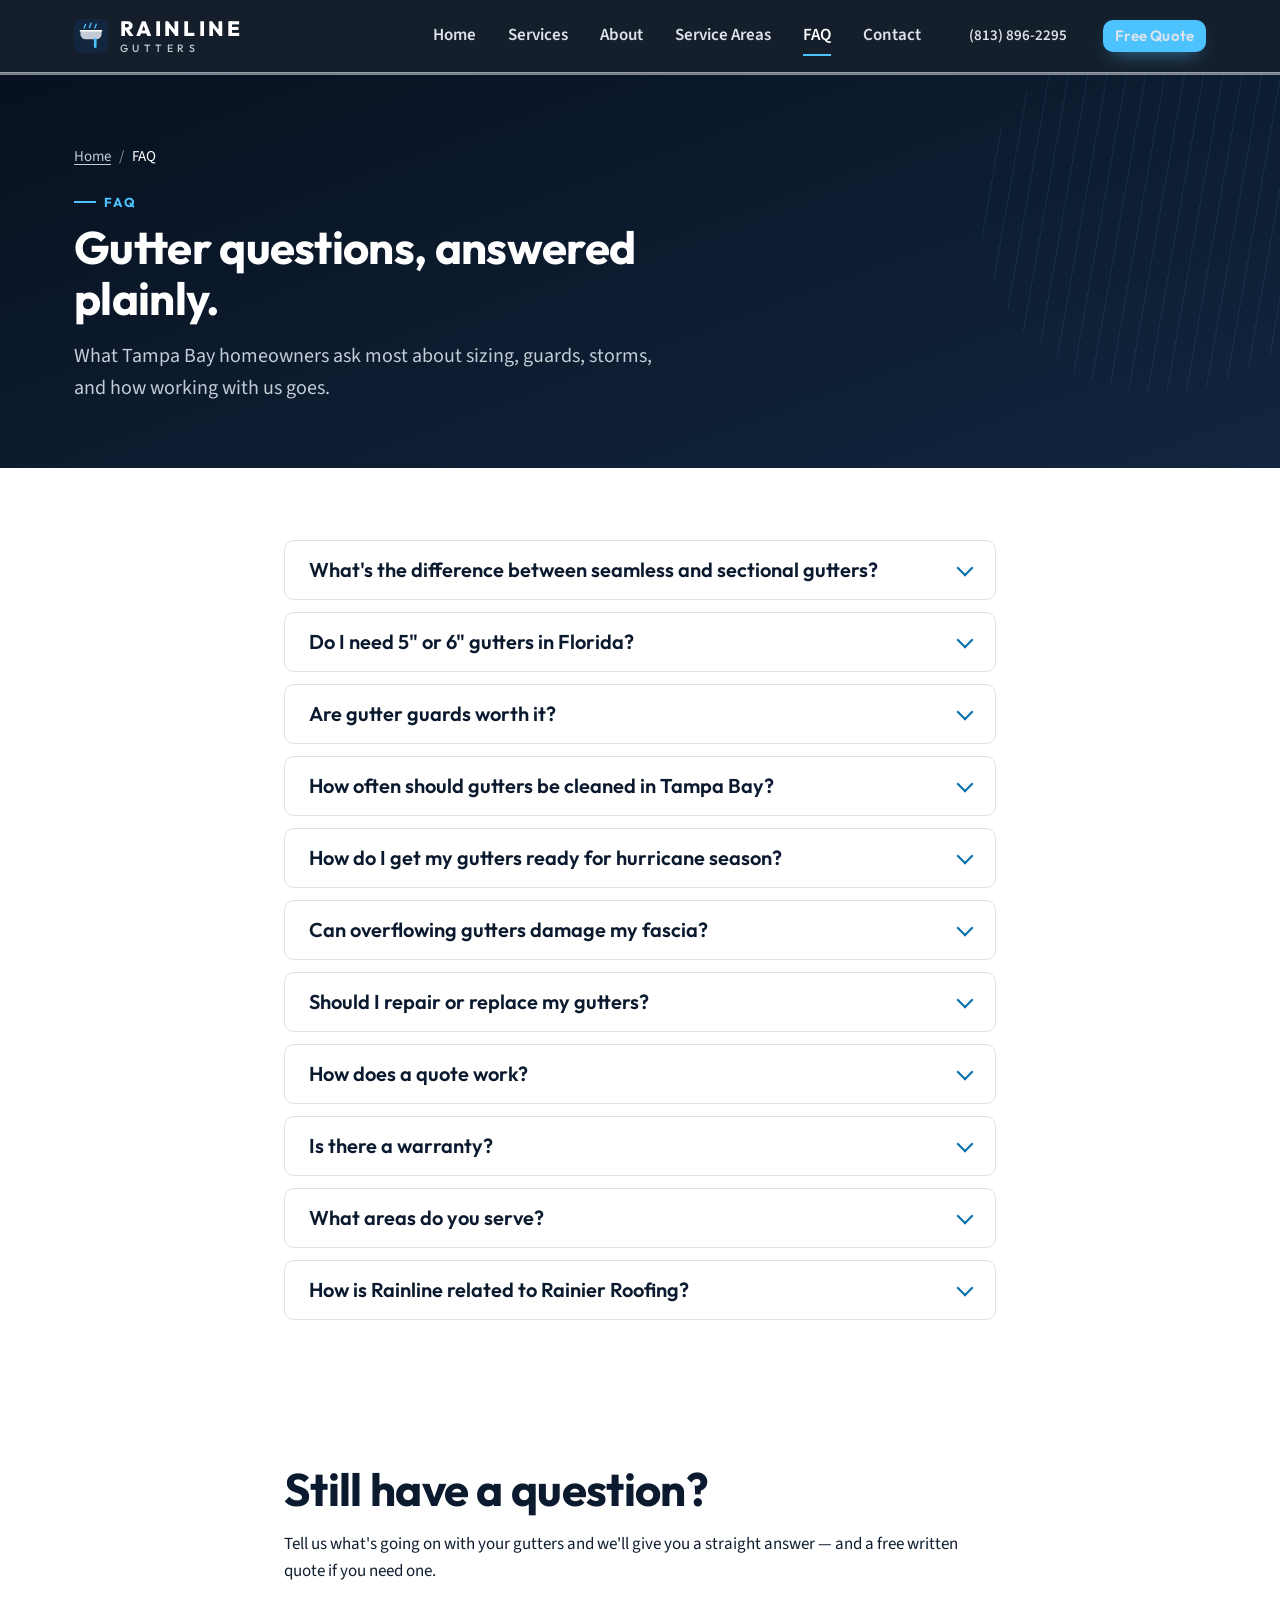
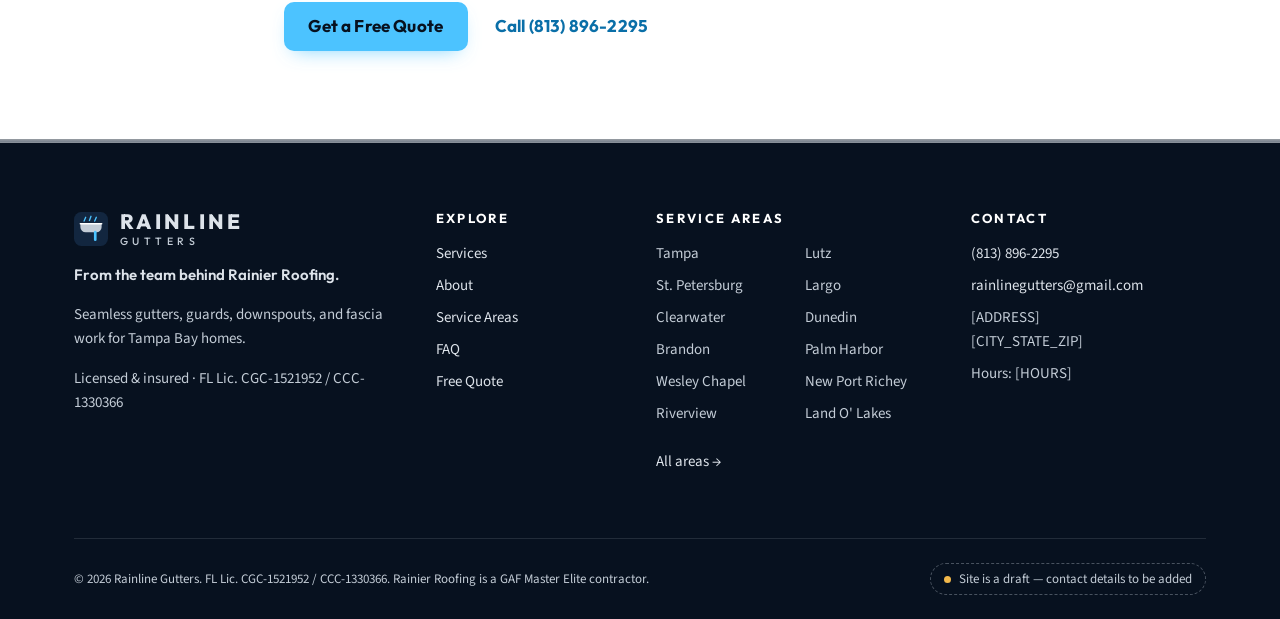
<file: faq.html>
<!DOCTYPE html>
<html lang="en" class="no-js">
<head>
  <meta charset="utf-8">
  <meta name="viewport" content="width=device-width, initial-scale=1">
  <title>Gutter FAQ for Tampa Bay Homeowners | Rainline Gutters</title>
  <meta name="description" content="Answers on seamless vs sectional gutters, 5&quot; vs 6&quot; sizing for Florida rain, gutter guards, cleaning frequency, hurricane prep, fascia damage, and how our free quotes work.">
  <meta name="robots" content="index, follow">
  <link rel="canonical" href="https://www.rainlinegutters.com/faq.html">
  <meta name="theme-color" content="#0b1a2e">

  <meta property="og:type" content="website">
  <meta property="og:site_name" content="Rainline Gutters">
  <meta property="og:title" content="Gutter Questions, Answered | Rainline Gutters FAQ">
  <meta property="og:description" content="Straight answers about seamless gutters, sizing, guards, and storm prep for Tampa Bay homes.">
  <meta property="og:url" content="https://www.rainlinegutters.com/faq.html">
  <meta property="og:locale" content="en_US">
  <!-- TODO: add og:image once a 1200x630 brand image exists -->

  <link rel="icon" href="favicon.svg" type="image/svg+xml">
  <!-- TODO: replace with a 180x180 PNG export of favicon.svg for best iOS support -->
  <link rel="apple-touch-icon" href="favicon.svg">

  <link rel="preconnect" href="https://fonts.googleapis.com">
  <link rel="preconnect" href="https://fonts.gstatic.com" crossorigin>
  <link href="https://fonts.googleapis.com/css2?family=Outfit:wght@500;600;700;800&family=Source+Sans+3:wght@400;500;600;700&display=swap" rel="stylesheet">
  <link rel="stylesheet" href="css/styles.css">

  <script>document.documentElement.classList.remove('no-js');document.documentElement.classList.add('js');</script>

  <!-- TODO: replace (813) 896-2295, rainlinegutters@gmail.com, [ADDRESS], [CITY_STATE_ZIP] in this JSON-LD once known. -->
  <script type="application/ld+json">
  {
    "@context": "https://schema.org",
    "@type": ["LocalBusiness", "HomeAndConstructionBusiness"],
    "name": "Rainline Gutters",
    "url": "https://www.rainlinegutters.com",
    "logo": "https://www.rainlinegutters.com/favicon.svg",
    "telephone": "(813) 896-2295",
    "email": "rainlinegutters@gmail.com",
    "address": {
      "@type": "PostalAddress",
      "streetAddress": "[ADDRESS]",
      "addressLocality": "[CITY_STATE_ZIP]",
      "addressRegion": "FL",
      "addressCountry": "US"
    },
    "areaServed": [
      {"@type": "AdministrativeArea", "name": "Hillsborough County, FL"},
      {"@type": "AdministrativeArea", "name": "Pinellas County, FL"},
      {"@type": "AdministrativeArea", "name": "Pasco County, FL"}
    ]
  }
  </script>
  <script type="application/ld+json">
  {
    "@context": "https://schema.org",
    "@type": "FAQPage",
    "mainEntity": [
      {"@type": "Question", "name": "What's the difference between seamless and sectional gutters?", "acceptedAnswer": {"@type": "Answer", "text": "Sectional gutters are joined every 10 feet or so, and every joint is a potential leak. Seamless gutters are rolled on site in one continuous piece per run, so the only joints are at corners and end caps."}},
      {"@type": "Question", "name": "Do I need 5-inch or 6-inch gutters in Florida?", "acceptedAnswer": {"@type": "Answer", "text": "It depends on roof area, pitch, and valleys. Many homes do well with 5-inch K-style; larger or steeper roofs and valley outlets often need 6-inch gutters with 3x4 downspouts. We recommend a size after measuring."}},
      {"@type": "Question", "name": "Are gutter guards worth it?", "acceptedAnswer": {"@type": "Answer", "text": "Under oaks and pines, usually yes. Guards reduce how often gutters need cleaning, but no guard is maintenance-free. We match the guard type to the debris on your property."}},
      {"@type": "Question", "name": "How often should gutters be cleaned in Tampa Bay?", "acceptedAnswer": {"@type": "Answer", "text": "Many homes need cleaning at least twice a year, more under heavy tree cover, ideally including once before hurricane season begins June 1."}},
      {"@type": "Question", "name": "How do I get my gutters ready for hurricane season?", "acceptedAnswer": {"@type": "Answer", "text": "Clean gutters and downspouts, check that hangers are tight, replace spikes with hurricane-rated hidden hangers, repair soft fascia, and make sure downspouts discharge away from the house."}},
      {"@type": "Question", "name": "Can overflowing gutters damage my fascia?", "acceptedAnswer": {"@type": "Answer", "text": "Yes. Overflow soaks the fascia board, and in Florida humidity wet wood rots quickly. Rotted fascia can't hold gutter hangers. We replace damaged fascia before installing new gutters."}},
      {"@type": "Question", "name": "How does a quote work?", "acceptedAnswer": {"@type": "Answer", "text": "We inspect the roofline, fascia, and drainage, measure every run, and provide a free written proposal with options. Warranty terms are provided in writing with each proposal."}},
      {"@type": "Question", "name": "Is there a warranty?", "acceptedAnswer": {"@type": "Answer", "text": "Warranty terms are provided in writing with each proposal, so you know exactly what's covered before work begins."}},
      {"@type": "Question", "name": "What areas do you serve?", "acceptedAnswer": {"@type": "Answer", "text": "Hillsborough, Pinellas, and Pasco Counties, including Tampa, St. Petersburg, Clearwater, Brandon, Wesley Chapel, and New Port Richey. Service outside listed cities may be available."}},
      {"@type": "Question", "name": "How is Rainline related to Rainier Roofing?", "acceptedAnswer": {"@type": "Answer", "text": "Rainline Gutters is a sister company from the team behind Rainier Roofing, a GAF Master Elite contractor. Rainline focuses on gutters, guards, downspouts, and fascia."}},
      {"@type": "Question", "name": "Should I repair or replace my gutters?", "acceptedAnswer": {"@type": "Answer", "text": "Isolated leaks, loose hangers, or a sagging run are usually repairable. Widespread joint leaks, chronic overflow from undersized gutters, or extensive fascia rot usually make replacement the better value."}}
    ]
  }
  </script>
</head>
<body>
  <a class="skip-link" href="#main">Skip to main content</a>

  <header class="site-header">
    <div class="container header-inner">
      <a class="brand" href="index.html" aria-label="Rainline Gutters home">
        <svg class="brand-mark" viewBox="0 0 64 64" aria-hidden="true" focusable="false">
          <rect width="64" height="64" rx="14" fill="#12263f"/>
          <path d="M12 22h40v6a10 10 0 0 1-10 10H22a10 10 0 0 1-10-10z" fill="#c3ccd6"/>
          <path d="M12 22h40" stroke="#ffffff" stroke-width="3" stroke-linecap="round"/>
          <path d="M40 38v14" stroke="#4cc3ff" stroke-width="5" stroke-linecap="round"/>
          <path d="M22 10l-3 7M32 8l-3 8M42 10l-3 7" stroke="#4cc3ff" stroke-width="2.5" stroke-linecap="round"/>
        </svg>
        <span class="brand-word"><span class="b1">RAINLINE</span><span class="b2">GUTTERS</span></span>
      </a>

      <button class="nav-toggle" type="button" aria-expanded="false" aria-controls="site-nav">
        <span class="nav-toggle-bars" aria-hidden="true"></span>
        <span>Menu</span>
      </button>

      <nav class="site-nav" id="site-nav" aria-label="Main">
        <ul>
          <li><a href="index.html">Home</a></li>
          <li><a href="services.html">Services</a></li>
          <li><a href="about.html">About</a></li>
          <li><a href="areas.html">Service Areas</a></li>
          <li><a href="faq.html" aria-current="page">FAQ</a></li>
          <li><a href="contact.html">Contact</a></li>
        </ul>
        <!-- TODO: replace (813) 896-2295 in both the link text and tel: href -->
        <a class="header-phone" href="tel:+18138962295">(813) 896-2295</a>
        <a class="btn btn-primary btn-sm nav-cta" href="contact.html">Free Quote</a>
      </nav>
    </div>
  </header>

  <main id="main">
    <section class="page-hero" aria-labelledby="page-title">
      <div class="container">
        <nav class="breadcrumb" aria-label="Breadcrumb">
          <ol>
            <li><a href="index.html">Home</a></li>
            <li><span aria-current="page">FAQ</span></li>
          </ol>
        </nav>
        <p class="eyebrow">FAQ</p>
        <h1 id="page-title">Gutter questions, answered plainly.</h1>
        <p class="lede">What Tampa Bay homeowners ask most about sizing, guards, storms, and how working with us goes.</p>
      </div>
    </section>

    <section class="section" aria-labelledby="faq-list-title">
      <div class="container narrow">
        <h2 id="faq-list-title" class="visually-hidden">Frequently asked questions</h2>
        <div class="faq">
          <details id="seamless">
            <summary>What's the difference between seamless and sectional gutters?</summary>
            <div class="answer">
              <p>Sectional gutters come in pre-cut lengths — often 10 feet — joined with connectors and sealant. Every one of those joints is a place for water to drip, debris to catch, and the seal to fail in Florida heat.</p>
              <p>Seamless gutters are rolled on site from a continuous aluminum coil, cut to the exact length of each run. The only joints are at corners and end caps, which we seal by hand.</p>
            </div>
          </details>

          <details id="sizing">
            <summary>Do I need 5" or 6" gutters in Florida?</summary>
            <div class="answer">
              <p>It depends on your roof, not a rule of thumb. 5" K-style works well on many homes with moderate roof areas and simpler rooflines. Large roofs, steep pitches, long runs, and corners where valleys concentrate water often overflow a 5" gutter in a summer downpour.</p>
              <p>A 6" gutter carries roughly 40% more water per foot and pairs with larger 3"×4" downspouts. We measure first, then recommend — sometimes 6" only on the runs that need it. <a href="services.html#seamless">Compare sizes</a>.</p>
            </div>
          </details>

          <details id="guards">
            <summary>Are gutter guards worth it?</summary>
            <div class="answer">
              <p>If you have oaks, pines, or palms near the roof, usually yes. Guards keep most debris out, so gutters stay flowing during storms and need cleaning far less often.</p>
              <p>They aren't maintenance-free. Every guard needs an occasional rinse or brush-off. We'll match the guard type — micro-mesh, screen, or hood-style — to the debris your trees actually drop.</p>
            </div>
          </details>

          <details id="cleaning">
            <summary>How often should gutters be cleaned in Tampa Bay?</summary>
            <div class="answer">
              <p>Many homes need cleaning at least twice a year; homes under heavy tree cover may need it more often. Our trees shed year-round, and oak pollen tassels in spring can clog a gutter fast.</p>
              <p>If you do one cleaning a year, schedule it before hurricane season starts on June 1.</p>
            </div>
          </details>

          <details id="storm-prep">
            <summary>How do I get my gutters ready for hurricane season?</summary>
            <div class="answer">
              <ul>
                <li>Clean troughs and flush downspouts so they drain at full capacity.</li>
                <li>Look for sagging runs or gaps between the gutter and fascia.</li>
                <li>Replace loose spikes with screw-fastened, hurricane-rated hidden hangers.</li>
                <li>Repair soft or rotted fascia — hangers can't hold in bad wood.</li>
                <li>Make sure downspouts discharge well away from the foundation.</li>
              </ul>
              <p>We offer pre-season inspections, cleanings, and hanger upgrades. <a href="contact.html">Request one</a>.</p>
            </div>
          </details>

          <details id="fascia">
            <summary>Can overflowing gutters damage my fascia?</summary>
            <div class="answer">
              <p>Yes, and it's one of the most common problems we see. Overflow and leaky seams soak the fascia board behind the gutter. In Florida humidity, that wood rots quickly, then hangers loosen and gutters sag — which causes more overflow.</p>
              <p>Signs include peeling paint, dark staining, soft spots, or gutters pulling away. We replace damaged fascia before installing new gutters and can wrap it in color-matched aluminum. <a href="services.html#fascia">Fascia &amp; soffit services</a>.</p>
            </div>
          </details>

          <details id="repair-or-replace">
            <summary>Should I repair or replace my gutters?</summary>
            <div class="answer">
              <p>Isolated problems — a leaking corner, a few loose hangers, one sagging run, or a clogged downspout — are usually worth repairing.</p>
              <p>Replacement tends to be the better value when leaks show up at joints all along the system, gutters are undersized and overflow every heavy rain, or fascia rot runs along much of the roofline. We'll tell you which category you're in and price both options when it's a close call.</p>
            </div>
          </details>

          <details id="quote">
            <summary>How does a quote work?</summary>
            <div class="answer">
              <ol>
                <li><strong>Reach out.</strong> <a href="contact.html">Request a free quote</a> online or call <a href="tel:+18138962295">(813) 896-2295</a>.</li>
                <li><strong>On-site visit.</strong> We look at the roofline, fascia, downspouts, and where water drains, and measure every run.</li>
                <li><strong>Written proposal.</strong> You get a free, itemized proposal with sizing, materials, and any options such as guards or fascia repair.</li>
              </ol>
              <p>Warranty terms are provided in writing with each proposal. There's no obligation, and we're happy to walk through the proposal with you.</p>
            </div>
          </details>

          <details id="warranty">
            <summary>Is there a warranty?</summary>
            <div class="answer">
              <p>Warranty terms are provided in writing with each proposal, so you know exactly what's covered before any work begins. Coverage can vary with the materials and products you choose.</p>
              <!-- TODO: if a named warranty is offered, describe it here as [WARRANTY]. Do not add terms or lengths until confirmed. -->
            </div>
          </details>

          <details id="areas">
            <summary>What areas do you serve?</summary>
            <div class="answer">
              <p>We serve Hillsborough, Pinellas, and Pasco Counties, including Tampa, St. Petersburg, Clearwater, Brandon, Wesley Chapel, Riverview, Lutz, Largo, Dunedin, Palm Harbor, New Port Richey, and Land O' Lakes.</p>
              <p>Don't see your city? Service outside listed cities may be available — <a href="contact.html">ask us</a>. <a href="areas.html">See all service areas</a>.</p>
            </div>
          </details>

          <details id="rainier">
            <summary>How is Rainline related to Rainier Roofing?</summary>
            <div class="answer">
              <p>Rainline Gutters is a sister company from the team behind Rainier Roofing, a GAF Master Elite contractor. Rainline focuses specifically on gutters, gutter guards, downspouts, and fascia work.</p>
              <p>Because gutters and roofs work as one drainage system, that roofing background shapes how we look at your home. <a href="about.html">Learn more about us</a>.</p>
            </div>
          </details>
        </div>
      </div>
    </section>

    <section class="section" aria-labelledby="faq-cta-title">
      <div class="container narrow">
        <h2 id="faq-cta-title">Still have a question?</h2>
        <p>Tell us what's going on with your gutters and we'll give you a straight answer — and a free written quote if you need one.</p>
        <p>
          <a class="btn btn-primary" href="contact.html">Get a Free Quote</a>
          <a class="btn" href="tel:+18138962295">Call (813) 896-2295</a>
        </p>
      </div>
    </section>
  </main>

  <footer class="site-footer">
    <div class="container">
      <div class="footer-grid">
        <div>
          <a class="brand" href="index.html" aria-label="Rainline Gutters home">
            <svg class="brand-mark" viewBox="0 0 64 64" aria-hidden="true" focusable="false">
              <rect width="64" height="64" rx="14" fill="#12263f"/>
              <path d="M12 22h40v6a10 10 0 0 1-10 10H22a10 10 0 0 1-10-10z" fill="#c3ccd6"/>
              <path d="M12 22h40" stroke="#ffffff" stroke-width="3" stroke-linecap="round"/>
              <path d="M40 38v14" stroke="#4cc3ff" stroke-width="5" stroke-linecap="round"/>
              <path d="M22 10l-3 7M32 8l-3 8M42 10l-3 7" stroke="#4cc3ff" stroke-width="2.5" stroke-linecap="round"/>
            </svg>
            <span class="brand-word"><span class="b1">RAINLINE</span><span class="b2">GUTTERS</span></span>
          </a>
          <p class="footer-tie">From the team behind Rainier Roofing.</p>
          <p>Seamless gutters, guards, downspouts, and fascia work for Tampa Bay homes.</p>
          <p>Licensed &amp; insured · FL Lic. CGC-1521952 / CCC-1330366</p>
        </div>
        <div>
          <h2>Explore</h2>
          <ul>
            <li><a href="services.html">Services</a></li>
            <li><a href="about.html">About</a></li>
            <li><a href="areas.html">Service Areas</a></li>
            <li><a href="faq.html">FAQ</a></li>
            <li><a href="contact.html">Free Quote</a></li>
          </ul>
        </div>
        <div>
          <h2>Service Areas</h2>
          <ul class="footer-areas">
            <li>Tampa</li><li>St. Petersburg</li><li>Clearwater</li><li>Brandon</li><li>Wesley Chapel</li><li>Riverview</li><li>Lutz</li><li>Largo</li><li>Dunedin</li><li>Palm Harbor</li><li>New Port Richey</li><li>Land O' Lakes</li>
          </ul>
          <p class="mt-4"><a href="areas.html">All areas →</a></p>
        </div>
        <div>
          <h2>Contact</h2>
          <!-- TODO: replace (813) 896-2295, rainlinegutters@gmail.com, [ADDRESS], [CITY_STATE_ZIP], [HOURS] -->
          <ul>
            <li><a href="tel:+18138962295">(813) 896-2295</a></li>
            <li><a href="mailto:rainlinegutters@gmail.com">rainlinegutters@gmail.com</a></li>
            <li>[ADDRESS]<br>[CITY_STATE_ZIP]</li>
            <li>Hours: [HOURS]</li>
          </ul>
          <!-- Social profiles intentionally omitted until real URLs exist. -->
        </div>
      </div>
      <div class="footer-bottom">
        <p class="mb-0">&copy; <span id="year">2025</span> Rainline Gutters. FL Lic. CGC-1521952 / CCC-1330366. Rainier Roofing is a GAF Master Elite contractor.</p>
        <p class="draft-note mb-0">Site is a draft — contact details to be added</p>
      </div>
    </div>
  </footer>

  <script>
    (function () {
      var y = document.getElementById('year');
      if (y) { y.textContent = new Date().getFullYear(); }

      var toggle = document.querySelector('.nav-toggle');
      var nav = document.getElementById('site-nav');
      if (toggle && nav) {
        toggle.addEventListener('click', function () {
          var open = toggle.getAttribute('aria-expanded') === 'true';
          toggle.setAttribute('aria-expanded', String(!open));
          nav.classList.toggle('is-open', !open);
        });
      }

      // Open a FAQ item when linked directly, e.g. faq.html#warranty
      if (location.hash) {
        var target = document.getElementById(location.hash.slice(1));
        if (target && target.tagName === 'DETAILS') { target.open = true; }
      }
    })();
  </script>
</body>
</html>
</file>
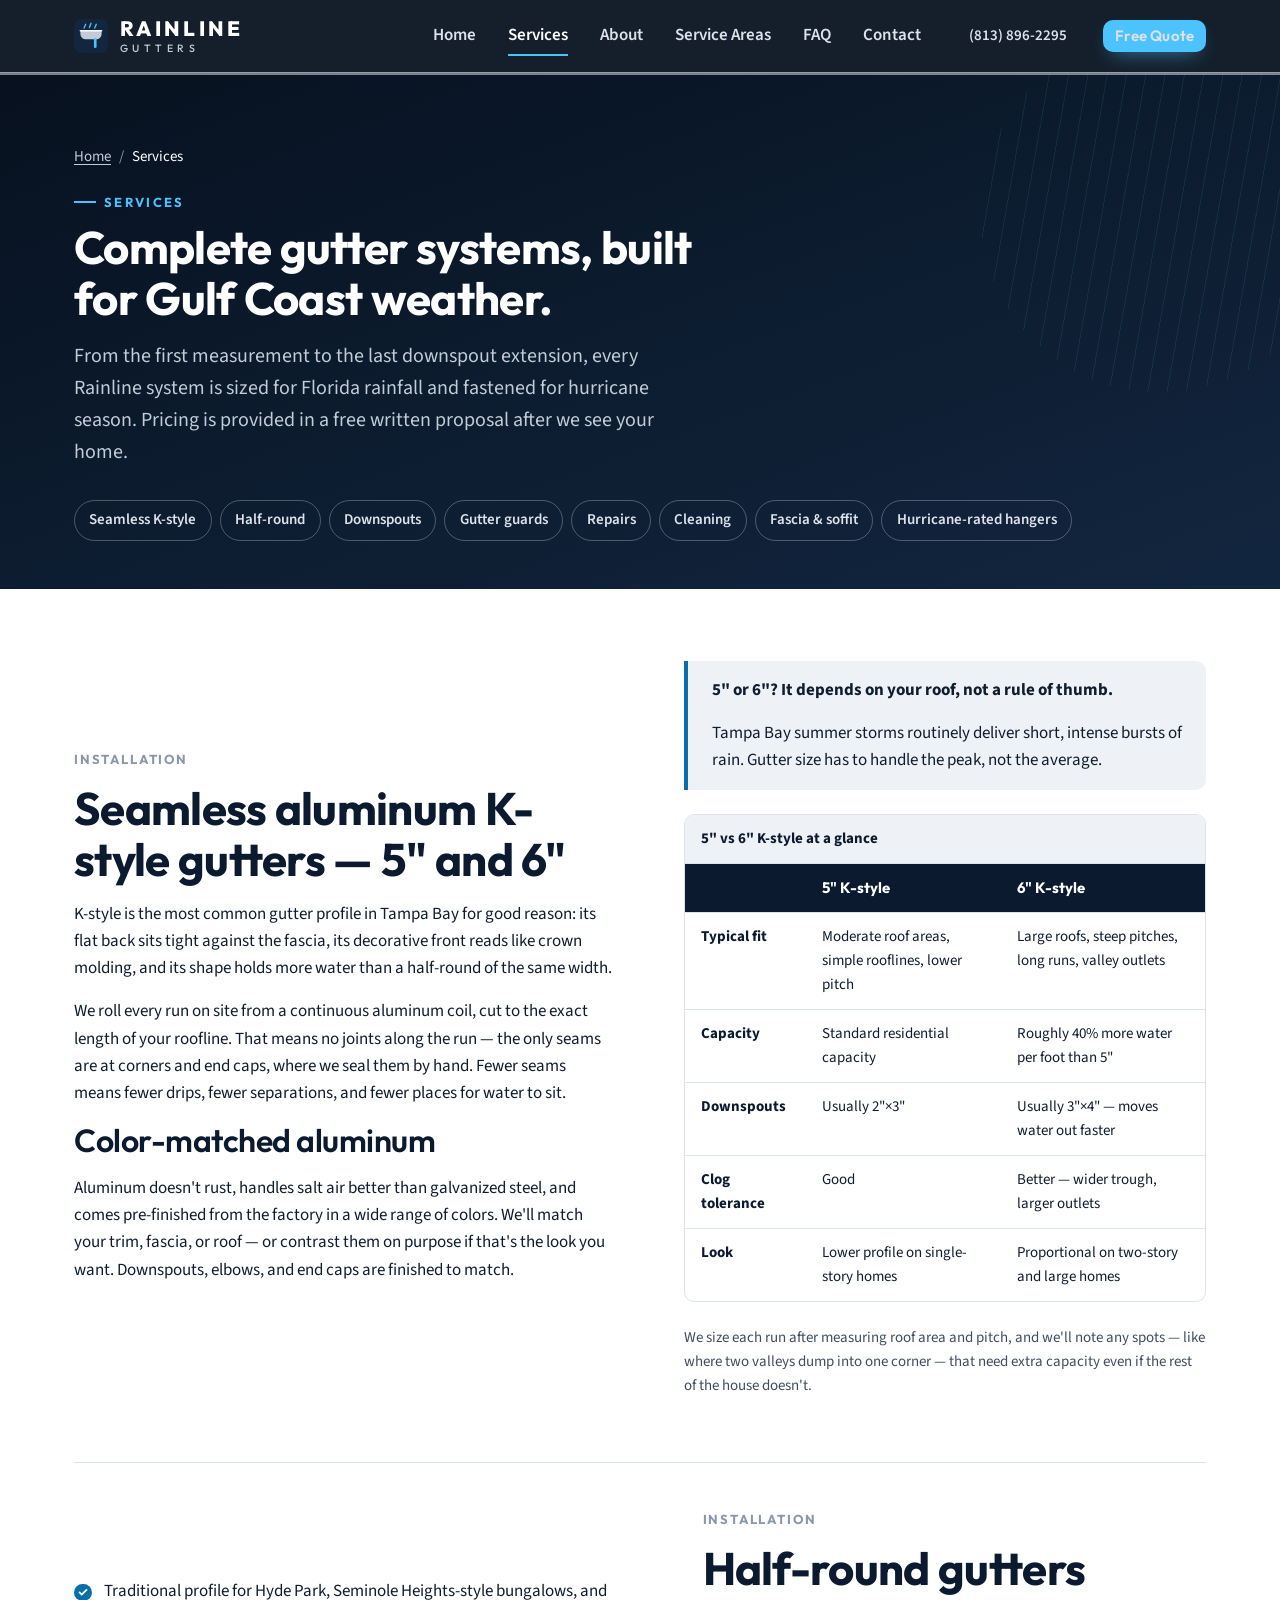
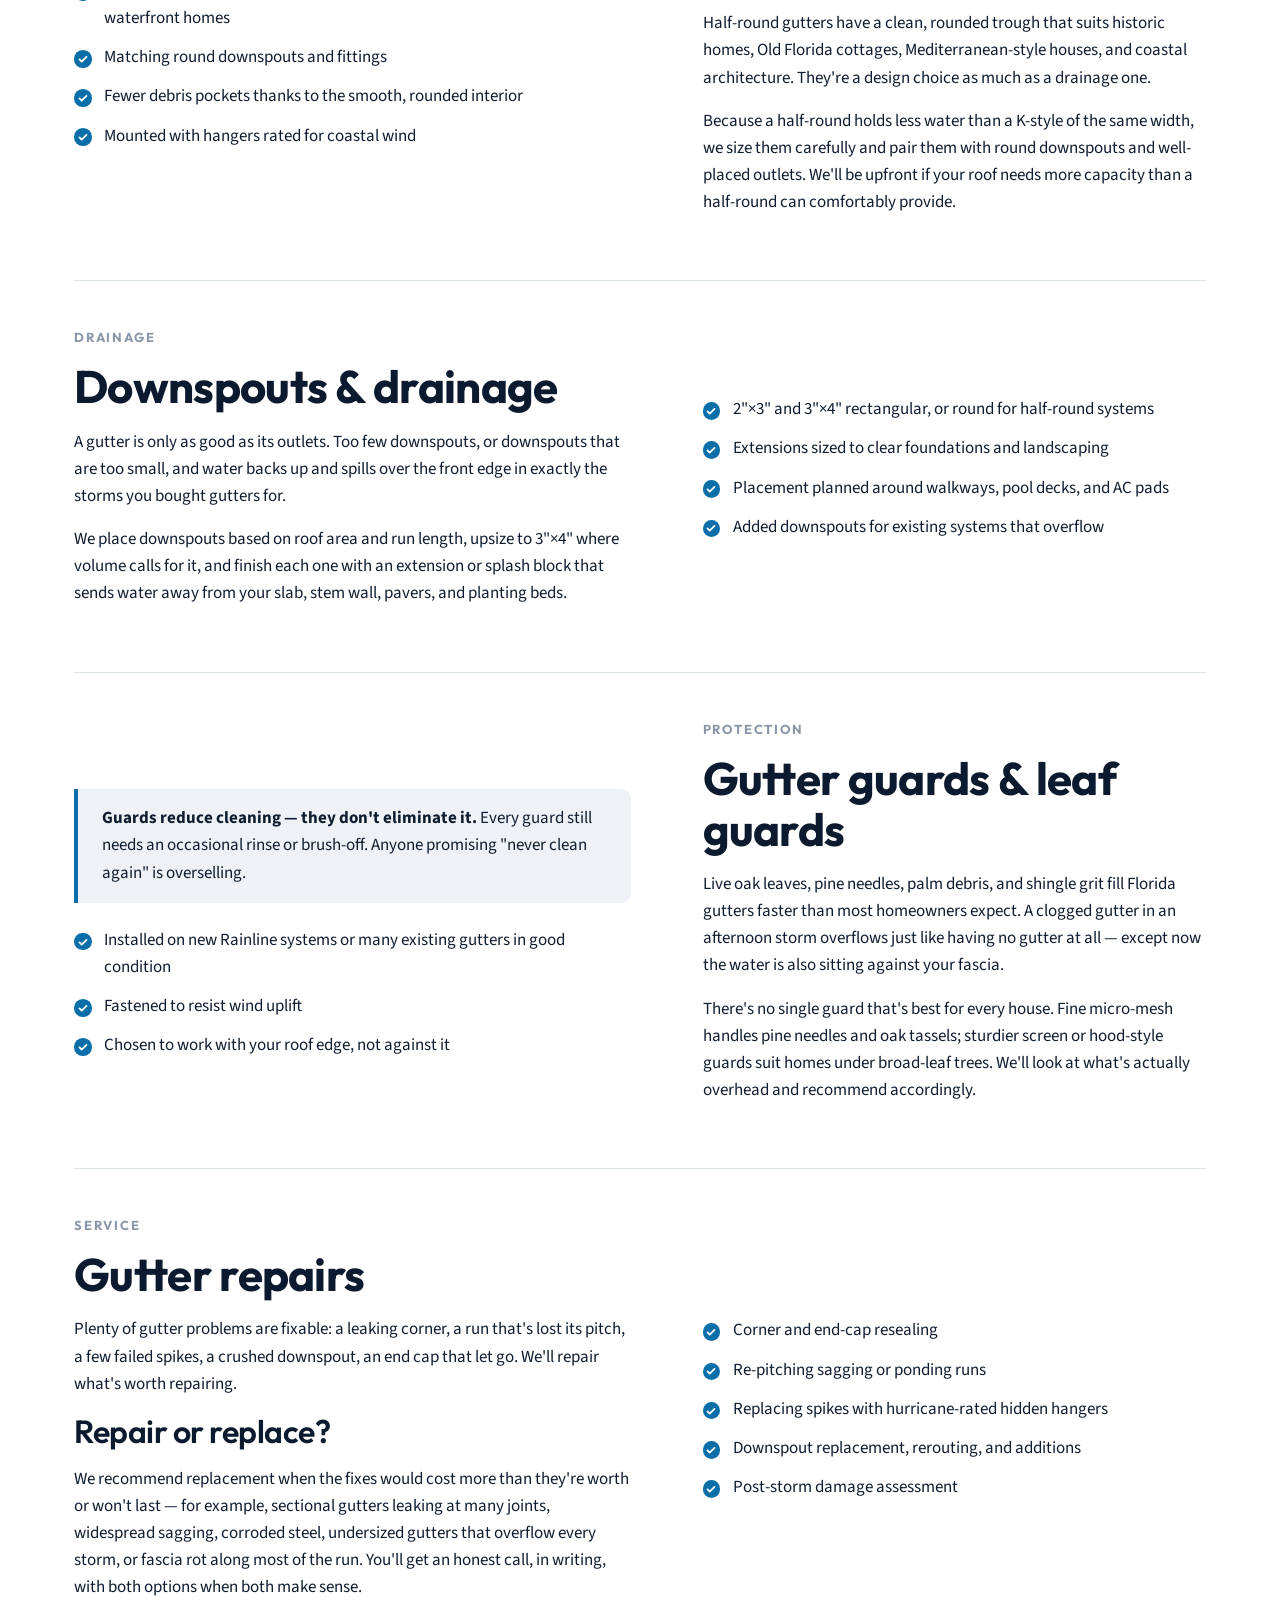
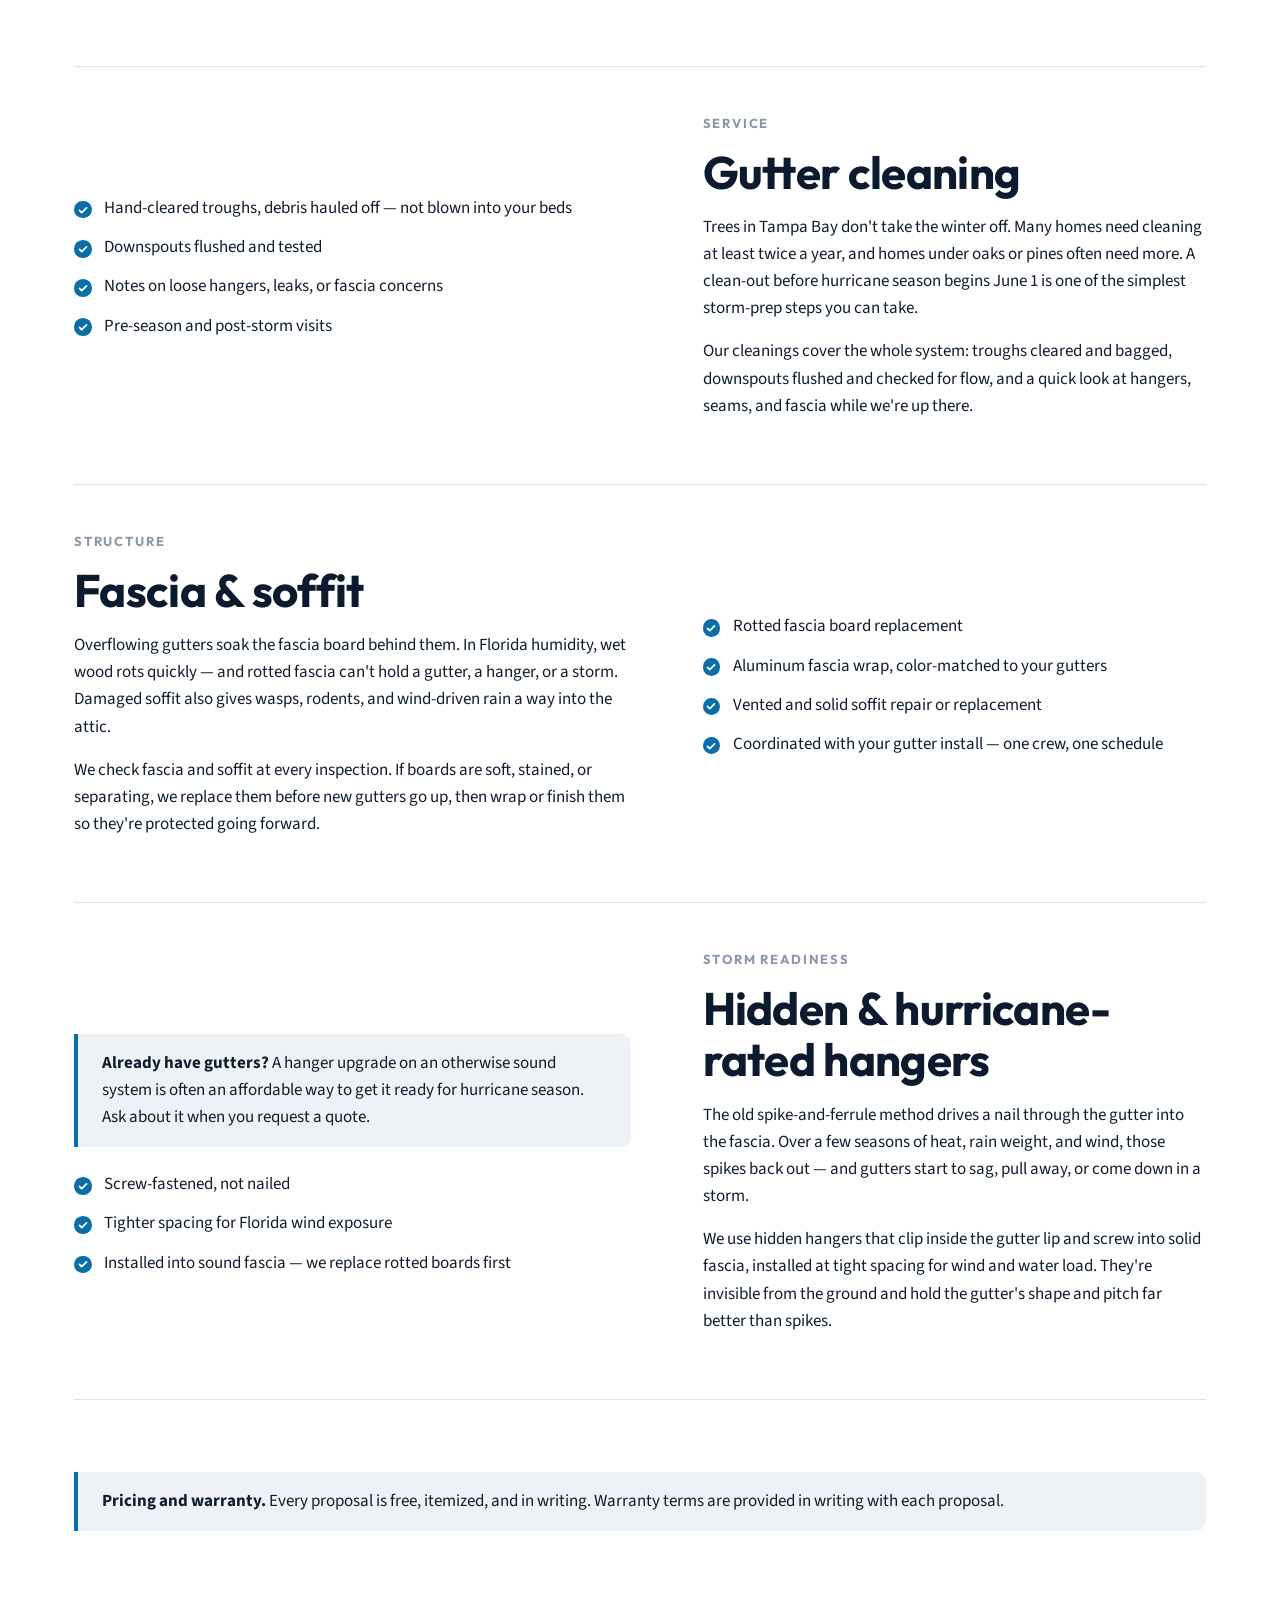
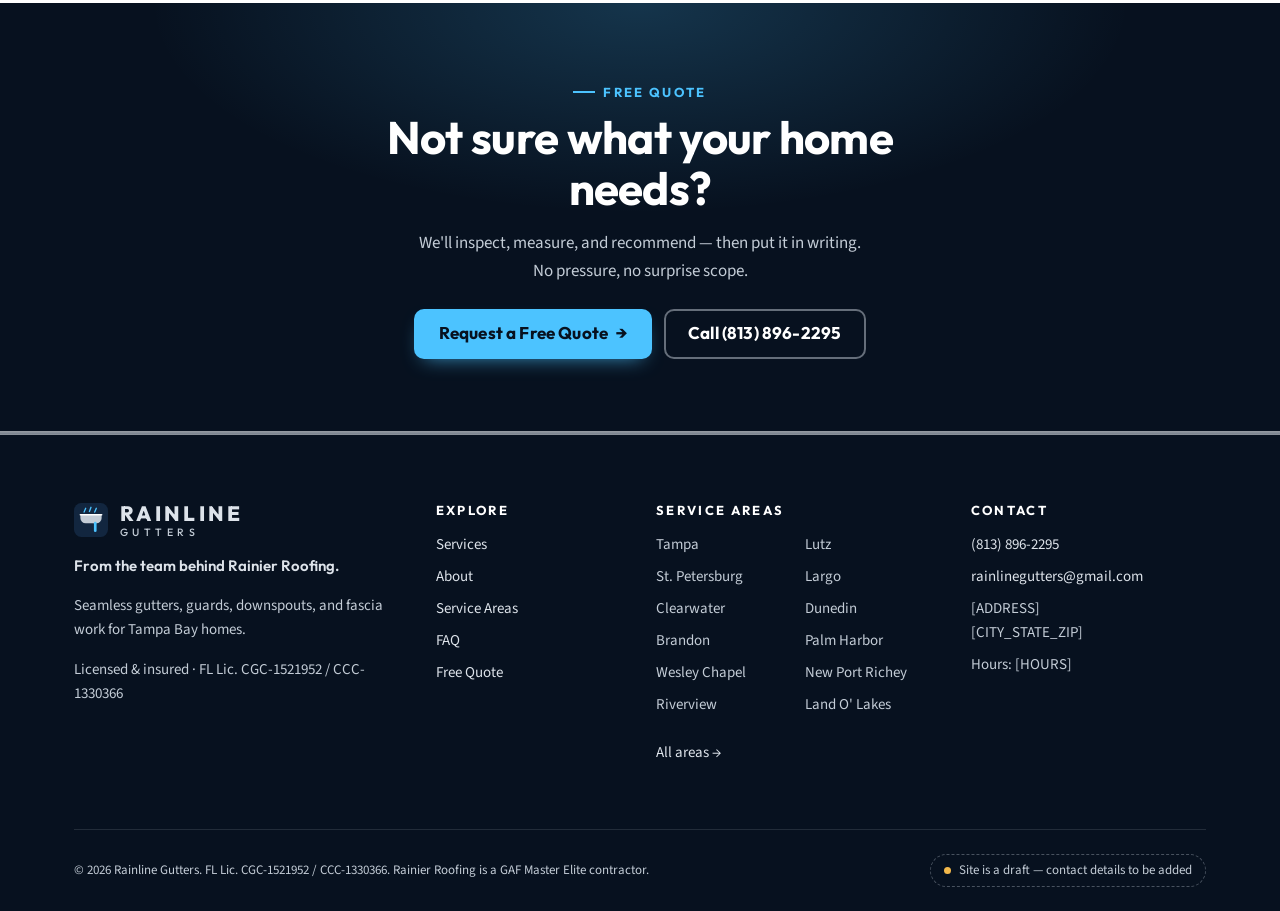
<file: services.html>
<!DOCTYPE html>
<html lang="en" class="no-js">
<head>
  <meta charset="utf-8">
  <meta name="viewport" content="width=device-width, initial-scale=1">
  <title>Gutter Services: Seamless, Guards, Repairs &amp; Fascia | Rainline Gutters</title>
  <meta name="description" content="Seamless 5&quot; and 6&quot; K-style and half-round gutters, downspouts, gutter guards, repairs, cleaning, fascia and soffit, and hurricane-rated hangers across Tampa Bay.">
  <meta name="robots" content="index, follow">
  <link rel="canonical" href="https://www.rainlinegutters.com/services.html">
  <meta name="theme-color" content="#0b1a2e">

  <meta property="og:type" content="website">
  <meta property="og:site_name" content="Rainline Gutters">
  <meta property="og:title" content="Gutter Services for Tampa Bay Homes | Rainline Gutters">
  <meta property="og:description" content="Seamless gutters sized for Florida rainfall, color-matched aluminum, gutter guards, repairs, and hurricane-rated hangers. From the team behind Rainier Roofing.">
  <meta property="og:url" content="https://www.rainlinegutters.com/services.html">
  <meta property="og:locale" content="en_US">
  <!-- TODO: add og:image once a 1200x630 brand image exists -->

  <link rel="icon" href="favicon.svg" type="image/svg+xml">
  <!-- TODO: replace with a 180x180 PNG export of favicon.svg for best iOS support -->
  <link rel="apple-touch-icon" href="favicon.svg">

  <link rel="preconnect" href="https://fonts.googleapis.com">
  <link rel="preconnect" href="https://fonts.gstatic.com" crossorigin>
  <link href="https://fonts.googleapis.com/css2?family=Outfit:wght@500;600;700;800&family=Source+Sans+3:wght@400;500;600;700&display=swap" rel="stylesheet">
  <link rel="stylesheet" href="css/styles.css">

  <script>document.documentElement.classList.remove('no-js');document.documentElement.classList.add('js');</script>

  <!-- TODO: replace (813) 896-2295, rainlinegutters@gmail.com, [ADDRESS], [CITY_STATE_ZIP] in this JSON-LD once known. -->
  <script type="application/ld+json">
  {
    "@context": "https://schema.org",
    "@type": ["LocalBusiness", "HomeAndConstructionBusiness"],
    "name": "Rainline Gutters",
    "url": "https://www.rainlinegutters.com",
    "logo": "https://www.rainlinegutters.com/favicon.svg",
    "telephone": "(813) 896-2295",
    "email": "rainlinegutters@gmail.com",
    "address": {
      "@type": "PostalAddress",
      "streetAddress": "[ADDRESS]",
      "addressLocality": "[CITY_STATE_ZIP]",
      "addressRegion": "FL",
      "addressCountry": "US"
    },
    "areaServed": [
      {"@type": "AdministrativeArea", "name": "Hillsborough County, FL"},
      {"@type": "AdministrativeArea", "name": "Pinellas County, FL"},
      {"@type": "AdministrativeArea", "name": "Pasco County, FL"}
    ],
    "hasOfferCatalog": {
      "@type": "OfferCatalog",
      "name": "Gutter Services",
      "itemListElement": [
        {"@type": "Offer", "itemOffered": {"@type": "Service", "name": "Seamless aluminum K-style gutters (5\" and 6\")"}},
        {"@type": "Offer", "itemOffered": {"@type": "Service", "name": "Half-round gutters"}},
        {"@type": "Offer", "itemOffered": {"@type": "Service", "name": "Downspouts and drainage"}},
        {"@type": "Offer", "itemOffered": {"@type": "Service", "name": "Gutter guards"}},
        {"@type": "Offer", "itemOffered": {"@type": "Service", "name": "Gutter repair"}},
        {"@type": "Offer", "itemOffered": {"@type": "Service", "name": "Gutter cleaning"}},
        {"@type": "Offer", "itemOffered": {"@type": "Service", "name": "Fascia and soffit repair and replacement"}},
        {"@type": "Offer", "itemOffered": {"@type": "Service", "name": "Hurricane-rated gutter hangers"}}
      ]
    }
  }
  </script>
</head>
<body>
  <a class="skip-link" href="#main">Skip to main content</a>

  <header class="site-header">
    <div class="container header-inner">
      <a class="brand" href="index.html" aria-label="Rainline Gutters home">
        <svg class="brand-mark" viewBox="0 0 64 64" aria-hidden="true" focusable="false">
          <rect width="64" height="64" rx="14" fill="#12263f"/>
          <path d="M12 22h40v6a10 10 0 0 1-10 10H22a10 10 0 0 1-10-10z" fill="#c3ccd6"/>
          <path d="M12 22h40" stroke="#ffffff" stroke-width="3" stroke-linecap="round"/>
          <path d="M40 38v14" stroke="#4cc3ff" stroke-width="5" stroke-linecap="round"/>
          <path d="M22 10l-3 7M32 8l-3 8M42 10l-3 7" stroke="#4cc3ff" stroke-width="2.5" stroke-linecap="round"/>
        </svg>
        <span class="brand-word"><span class="b1">RAINLINE</span><span class="b2">GUTTERS</span></span>
      </a>

      <button class="nav-toggle" type="button" aria-expanded="false" aria-controls="site-nav">
        <span class="nav-toggle-bars" aria-hidden="true"></span>
        <span>Menu</span>
      </button>

      <nav class="site-nav" id="site-nav" aria-label="Main">
        <ul>
          <li><a href="index.html">Home</a></li>
          <li><a href="services.html" aria-current="page">Services</a></li>
          <li><a href="about.html">About</a></li>
          <li><a href="areas.html">Service Areas</a></li>
          <li><a href="faq.html">FAQ</a></li>
          <li><a href="contact.html">Contact</a></li>
        </ul>
        <!-- TODO: replace (813) 896-2295 in both the link text and tel: href -->
        <a class="header-phone" href="tel:+18138962295">(813) 896-2295</a>
        <a class="btn btn-primary btn-sm nav-cta" href="contact.html">Free Quote</a>
      </nav>
    </div>
  </header>

  <main id="main">
    <section class="page-hero" aria-labelledby="page-title">
      <div class="container">
        <nav class="breadcrumb" aria-label="Breadcrumb">
          <ol>
            <li><a href="index.html">Home</a></li>
            <li><span aria-current="page">Services</span></li>
          </ol>
        </nav>
        <p class="eyebrow">Services</p>
        <h1 id="page-title">Complete gutter systems, built for Gulf Coast weather.</h1>
        <p class="lede">From the first measurement to the last downspout extension, every Rainline system is sized for Florida rainfall and fastened for hurricane season. Pricing is provided in a free written proposal after we see your home.</p>
        <nav aria-label="Jump to a service" class="mt-6">
          <ul class="service-index">
            <li><a href="#seamless">Seamless K-style</a></li>
            <li><a href="#half-round">Half-round</a></li>
            <li><a href="#downspouts">Downspouts</a></li>
            <li><a href="#guards">Gutter guards</a></li>
            <li><a href="#repairs">Repairs</a></li>
            <li><a href="#cleaning">Cleaning</a></li>
            <li><a href="#fascia">Fascia &amp; soffit</a></li>
            <li><a href="#hangers">Hurricane-rated hangers</a></li>
          </ul>
        </nav>
      </div>
    </section>

    <div class="container">
      <!-- SEAMLESS K-STYLE -->
      <section class="service-detail" id="seamless" aria-labelledby="seamless-title">
        <div class="split">
          <div>
            <p class="tag">Installation</p>
            <h2 id="seamless-title">Seamless aluminum K-style gutters — 5" and 6"</h2>
            <p>K-style is the most common gutter profile in Tampa Bay for good reason: its flat back sits tight against the fascia, its decorative front reads like crown molding, and its shape holds more water than a half-round of the same width.</p>
            <p>We roll every run on site from a continuous aluminum coil, cut to the exact length of your roofline. That means no joints along the run — the only seams are at corners and end caps, where we seal them by hand. Fewer seams means fewer drips, fewer separations, and fewer places for water to sit.</p>
            <h3>Color-matched aluminum</h3>
            <p>Aluminum doesn't rust, handles salt air better than galvanized steel, and comes pre-finished from the factory in a wide range of colors. We'll match your trim, fascia, or roof — or contrast them on purpose if that's the look you want. Downspouts, elbows, and end caps are finished to match.</p>
          </div>
          <div>
            <div class="callout" id="k-style">
              <p><strong>5" or 6"? It depends on your roof, not a rule of thumb.</strong></p>
              <p>Tampa Bay summer storms routinely deliver short, intense bursts of rain. Gutter size has to handle the peak, not the average.</p>
            </div>
            <div class="compare-wrap">
              <table class="compare">
                <caption>5" vs 6" K-style at a glance</caption>
                <thead>
                  <tr><th scope="col"></th><th scope="col">5" K-style</th><th scope="col">6" K-style</th></tr>
                </thead>
                <tbody>
                  <tr><th scope="row">Typical fit</th><td>Moderate roof areas, simple rooflines, lower pitch</td><td>Large roofs, steep pitches, long runs, valley outlets</td></tr>
                  <tr><th scope="row">Capacity</th><td>Standard residential capacity</td><td>Roughly 40% more water per foot than 5"</td></tr>
                  <tr><th scope="row">Downspouts</th><td>Usually 2"×3"</td><td>Usually 3"×4" — moves water out faster</td></tr>
                  <tr><th scope="row">Clog tolerance</th><td>Good</td><td>Better — wider trough, larger outlets</td></tr>
                  <tr><th scope="row">Look</th><td>Lower profile on single-story homes</td><td>Proportional on two-story and large homes</td></tr>
                </tbody>
              </table>
            </div>
            <p class="small muted">We size each run after measuring roof area and pitch, and we'll note any spots — like where two valleys dump into one corner — that need extra capacity even if the rest of the house doesn't.</p>
          </div>
        </div>
      </section>

      <!-- HALF-ROUND -->
      <section class="service-detail" id="half-round" aria-labelledby="half-round-title">
        <div class="split split-rev">
          <div>
            <p class="tag">Installation</p>
            <h2 id="half-round-title">Half-round gutters</h2>
            <p>Half-round gutters have a clean, rounded trough that suits historic homes, Old Florida cottages, Mediterranean-style houses, and coastal architecture. They're a design choice as much as a drainage one.</p>
            <p>Because a half-round holds less water than a K-style of the same width, we size them carefully and pair them with round downspouts and well-placed outlets. We'll be upfront if your roof needs more capacity than a half-round can comfortably provide.</p>
          </div>
          <div>
            <ul class="checklist">
              <li>Traditional profile for Hyde Park, Seminole Heights-style bungalows, and waterfront homes</li>
              <li>Matching round downspouts and fittings</li>
              <li>Fewer debris pockets thanks to the smooth, rounded interior</li>
              <li>Mounted with hangers rated for coastal wind</li>
            </ul>
          </div>
        </div>
      </section>

      <!-- DOWNSPOUTS -->
      <section class="service-detail" id="downspouts" aria-labelledby="downspouts-title">
        <div class="split">
          <div>
            <p class="tag">Drainage</p>
            <h2 id="downspouts-title">Downspouts &amp; drainage</h2>
            <p>A gutter is only as good as its outlets. Too few downspouts, or downspouts that are too small, and water backs up and spills over the front edge in exactly the storms you bought gutters for.</p>
            <p>We place downspouts based on roof area and run length, upsize to 3"×4" where volume calls for it, and finish each one with an extension or splash block that sends water away from your slab, stem wall, pavers, and planting beds.</p>
          </div>
          <div>
            <ul class="checklist">
              <li>2"×3" and 3"×4" rectangular, or round for half-round systems</li>
              <li>Extensions sized to clear foundations and landscaping</li>
              <li>Placement planned around walkways, pool decks, and AC pads</li>
              <li>Added downspouts for existing systems that overflow</li>
            </ul>
          </div>
        </div>
      </section>

      <!-- GUARDS -->
      <section class="service-detail" id="guards" aria-labelledby="guards-title">
        <div class="split split-rev">
          <div>
            <p class="tag">Protection</p>
            <h2 id="guards-title">Gutter guards &amp; leaf guards</h2>
            <p>Live oak leaves, pine needles, palm debris, and shingle grit fill Florida gutters faster than most homeowners expect. A clogged gutter in an afternoon storm overflows just like having no gutter at all — except now the water is also sitting against your fascia.</p>
            <p>There's no single guard that's best for every house. Fine micro-mesh handles pine needles and oak tassels; sturdier screen or hood-style guards suit homes under broad-leaf trees. We'll look at what's actually overhead and recommend accordingly.</p>
          </div>
          <div>
            <div class="callout">
              <p><strong>Guards reduce cleaning — they don't eliminate it.</strong> Every guard still needs an occasional rinse or brush-off. Anyone promising "never clean again" is overselling.</p>
            </div>
            <ul class="checklist">
              <li>Installed on new Rainline systems or many existing gutters in good condition</li>
              <li>Fastened to resist wind uplift</li>
              <li>Chosen to work with your roof edge, not against it</li>
            </ul>
          </div>
        </div>
      </section>

      <!-- REPAIRS -->
      <section class="service-detail" id="repairs" aria-labelledby="repairs-title">
        <div class="split">
          <div>
            <p class="tag">Service</p>
            <h2 id="repairs-title">Gutter repairs</h2>
            <p>Plenty of gutter problems are fixable: a leaking corner, a run that's lost its pitch, a few failed spikes, a crushed downspout, an end cap that let go. We'll repair what's worth repairing.</p>
            <h3>Repair or replace?</h3>
            <p>We recommend replacement when the fixes would cost more than they're worth or won't last — for example, sectional gutters leaking at many joints, widespread sagging, corroded steel, undersized gutters that overflow every storm, or fascia rot along most of the run. You'll get an honest call, in writing, with both options when both make sense.</p>
          </div>
          <div>
            <ul class="checklist">
              <li>Corner and end-cap resealing</li>
              <li>Re-pitching sagging or ponding runs</li>
              <li>Replacing spikes with hurricane-rated hidden hangers</li>
              <li>Downspout replacement, rerouting, and additions</li>
              <li>Post-storm damage assessment</li>
            </ul>
          </div>
        </div>
      </section>

      <!-- CLEANING -->
      <section class="service-detail" id="cleaning" aria-labelledby="cleaning-title">
        <div class="split split-rev">
          <div>
            <p class="tag">Service</p>
            <h2 id="cleaning-title">Gutter cleaning</h2>
            <p>Trees in Tampa Bay don't take the winter off. Many homes need cleaning at least twice a year, and homes under oaks or pines often need more. A clean-out before hurricane season begins June 1 is one of the simplest storm-prep steps you can take.</p>
            <p>Our cleanings cover the whole system: troughs cleared and bagged, downspouts flushed and checked for flow, and a quick look at hangers, seams, and fascia while we're up there.</p>
          </div>
          <div>
            <ul class="checklist">
              <li>Hand-cleared troughs, debris hauled off — not blown into your beds</li>
              <li>Downspouts flushed and tested</li>
              <li>Notes on loose hangers, leaks, or fascia concerns</li>
              <li>Pre-season and post-storm visits</li>
            </ul>
          </div>
        </div>
      </section>

      <!-- FASCIA -->
      <section class="service-detail" id="fascia" aria-labelledby="fascia-title">
        <div class="split">
          <div>
            <p class="tag">Structure</p>
            <h2 id="fascia-title">Fascia &amp; soffit</h2>
            <p>Overflowing gutters soak the fascia board behind them. In Florida humidity, wet wood rots quickly — and rotted fascia can't hold a gutter, a hanger, or a storm. Damaged soffit also gives wasps, rodents, and wind-driven rain a way into the attic.</p>
            <p>We check fascia and soffit at every inspection. If boards are soft, stained, or separating, we replace them before new gutters go up, then wrap or finish them so they're protected going forward.</p>
          </div>
          <div>
            <ul class="checklist">
              <li>Rotted fascia board replacement</li>
              <li>Aluminum fascia wrap, color-matched to your gutters</li>
              <li>Vented and solid soffit repair or replacement</li>
              <li>Coordinated with your gutter install — one crew, one schedule</li>
            </ul>
          </div>
        </div>
      </section>

      <!-- HANGERS -->
      <section class="service-detail" id="hangers" aria-labelledby="hangers-title">
        <div class="split split-rev">
          <div>
            <p class="tag">Storm readiness</p>
            <h2 id="hangers-title">Hidden &amp; hurricane-rated hangers</h2>
            <p>The old spike-and-ferrule method drives a nail through the gutter into the fascia. Over a few seasons of heat, rain weight, and wind, those spikes back out — and gutters start to sag, pull away, or come down in a storm.</p>
            <p>We use hidden hangers that clip inside the gutter lip and screw into solid fascia, installed at tight spacing for wind and water load. They're invisible from the ground and hold the gutter's shape and pitch far better than spikes.</p>
          </div>
          <div>
            <div class="callout">
              <p><strong>Already have gutters?</strong> A hanger upgrade on an otherwise sound system is often an affordable way to get it ready for hurricane season. Ask about it when you request a quote.</p>
            </div>
            <ul class="checklist">
              <li>Screw-fastened, not nailed</li>
              <li>Tighter spacing for Florida wind exposure</li>
              <li>Installed into sound fascia — we replace rotted boards first</li>
            </ul>
          </div>
        </div>
      </section>

      <section class="section-tight" aria-labelledby="warranty-title">
        <h2 id="warranty-title" class="visually-hidden">Warranty and pricing</h2>
        <div class="callout">
          <p><strong>Pricing and warranty.</strong> Every proposal is free, itemized, and in writing. Warranty terms are provided in writing with each proposal.</p>
          <!-- TODO: if a named warranty program is offered, reference it here as [WARRANTY]. -->
        </div>
      </section>
    </div>

    <section class="cta-band" aria-labelledby="cta-title">
      <div class="container">
        <p class="eyebrow">Free quote</p>
        <h2 id="cta-title">Not sure what your home needs?</h2>
        <p>We'll inspect, measure, and recommend — then put it in writing. No pressure, no surprise scope.</p>
        <div class="btn-row">
          <a class="btn btn-primary arrow" href="contact.html">Request a Free Quote</a>
          <!-- TODO: replace (813) 896-2295 in both the link text and tel: href -->
          <a class="btn btn-ghost" href="tel:+18138962295">Call (813) 896-2295</a>
        </div>
      </div>
    </section>
  </main>

  <footer class="site-footer">
    <div class="container">
      <div class="footer-grid">
        <div>
          <a class="brand" href="index.html" aria-label="Rainline Gutters home">
            <svg class="brand-mark" viewBox="0 0 64 64" aria-hidden="true" focusable="false">
              <rect width="64" height="64" rx="14" fill="#12263f"/>
              <path d="M12 22h40v6a10 10 0 0 1-10 10H22a10 10 0 0 1-10-10z" fill="#c3ccd6"/>
              <path d="M12 22h40" stroke="#ffffff" stroke-width="3" stroke-linecap="round"/>
              <path d="M40 38v14" stroke="#4cc3ff" stroke-width="5" stroke-linecap="round"/>
              <path d="M22 10l-3 7M32 8l-3 8M42 10l-3 7" stroke="#4cc3ff" stroke-width="2.5" stroke-linecap="round"/>
            </svg>
            <span class="brand-word"><span class="b1">RAINLINE</span><span class="b2">GUTTERS</span></span>
          </a>
          <p class="footer-tie">From the team behind Rainier Roofing.</p>
          <p>Seamless gutters, guards, downspouts, and fascia work for Tampa Bay homes.</p>
          <p>Licensed &amp; insured · FL Lic. CGC-1521952 / CCC-1330366</p>
        </div>
        <div>
          <h2>Explore</h2>
          <ul>
            <li><a href="services.html">Services</a></li>
            <li><a href="about.html">About</a></li>
            <li><a href="areas.html">Service Areas</a></li>
            <li><a href="faq.html">FAQ</a></li>
            <li><a href="contact.html">Free Quote</a></li>
          </ul>
        </div>
        <div>
          <h2>Service Areas</h2>
          <ul class="footer-areas">
            <li>Tampa</li><li>St. Petersburg</li><li>Clearwater</li><li>Brandon</li><li>Wesley Chapel</li><li>Riverview</li><li>Lutz</li><li>Largo</li><li>Dunedin</li><li>Palm Harbor</li><li>New Port Richey</li><li>Land O' Lakes</li>
          </ul>
          <p class="mt-4"><a href="areas.html">All areas →</a></p>
        </div>
        <div>
          <h2>Contact</h2>
          <!-- TODO: replace (813) 896-2295, rainlinegutters@gmail.com, [ADDRESS], [CITY_STATE_ZIP], [HOURS] -->
          <ul>
            <li><a href="tel:+18138962295">(813) 896-2295</a></li>
            <li><a href="mailto:rainlinegutters@gmail.com">rainlinegutters@gmail.com</a></li>
            <li>[ADDRESS]<br>[CITY_STATE_ZIP]</li>
            <li>Hours: [HOURS]</li>
          </ul>
          <!-- Social profiles intentionally omitted until real URLs exist. -->
        </div>
      </div>
      <div class="footer-bottom">
        <p class="mb-0">&copy; <span id="year">2025</span> Rainline Gutters. FL Lic. CGC-1521952 / CCC-1330366. Rainier Roofing is a GAF Master Elite contractor.</p>
        <p class="draft-note mb-0">Site is a draft — contact details to be added</p>
      </div>
    </div>
  </footer>

  <script>
    (function () {
      var toggle = document.querySelector('.nav-toggle');
      var nav = document.getElementById('site-nav');
      if (toggle && nav) {
        toggle.addEventListener('click', function () {
          var open = toggle.getAttribute('aria-expanded') === 'true';
          toggle.setAttribute('aria-expanded', String(!open));
          nav.classList.toggle('is-open', !open);
        });
        document.addEventListener('keydown', function (e) {
          if (e.key === 'Escape' && nav.classList.contains('is-open')) {
            nav.classList.remove('is-open');
            toggle.setAttribute('aria-expanded', 'false');
            toggle.focus();
          }
        });
      }
      var items = document.querySelectorAll('.reveal');
      if ('IntersectionObserver' in window) {
        var io = new IntersectionObserver(function (entries) {
          entries.forEach(function (en) {
            if (en.isIntersecting) { en.target.classList.add('is-in'); io.unobserve(en.target); }
          });
        }, { rootMargin: '0px 0px -8% 0px' });
        items.forEach(function (el) { io.observe(el); });
      } else {
        items.forEach(function (el) { el.classList.add('is-in'); });
      }
      var y = document.getElementById('year');
      if (y) { y.textContent = new Date().getFullYear(); }
    })();
  </script>
</body>
</html>
</file>
<file: css/styles.css>
/* ==========================================================================
   Rainline Gutters — shared stylesheet
   Mobile-first. One file for all pages.
   ========================================================================== */

/* ---------- Tokens ---------- */
:root {
  /* Color */
  --navy-900: #07111f;
  --navy-800: #0b1a2e;
  --navy-700: #12263f;
  --navy-600: #1b3555;
  --steel-500: #8a97a8;
  --steel-300: #c3ccd6;
  --steel-200: #dde3ea;
  --steel-100: #eef1f5;
  --white: #ffffff;
  --rain-400: #4cc3ff;   /* accent on dark */
  --rain-600: #0a6fa8;   /* accent on light (AA on white) */
  --rain-700: #075783;
  --ink: #0f1d2f;
  --ink-soft: #3f4d60;
  --danger: #b3261e;
  --success: #1d6b3f;

  /* Type */
  --font-head: "Outfit", system-ui, -apple-system, "Segoe UI", Roboto, sans-serif;
  --font-body: "Source Sans 3", system-ui, -apple-system, "Segoe UI", Roboto, "Helvetica Neue", Arial, sans-serif;
  --fs-xs: 0.8125rem;
  --fs-sm: 0.9375rem;
  --fs-base: 1.0625rem;
  --fs-lg: 1.25rem;
  --fs-xl: clamp(1.5rem, 1.2rem + 1.2vw, 2rem);
  --fs-2xl: clamp(1.9rem, 1.4rem + 2.2vw, 2.85rem);
  --fs-3xl: clamp(2.4rem, 1.6rem + 3.8vw, 4.25rem);

  /* Space & shape */
  --space-1: 0.25rem;
  --space-2: 0.5rem;
  --space-3: 0.75rem;
  --space-4: 1rem;
  --space-5: 1.5rem;
  --space-6: 2rem;
  --space-7: 3rem;
  --space-8: 4.5rem;
  --space-9: 6.5rem;
  --radius-sm: 4px;
  --radius: 10px;
  --radius-lg: 18px;
  --container: 1180px;
  --header-h: 72px;

  /* Effects */
  --shadow-sm: 0 1px 2px rgba(7, 17, 31, 0.08);
  --shadow: 0 10px 30px -12px rgba(7, 17, 31, 0.28);
  --shadow-lg: 0 24px 60px -20px rgba(7, 17, 31, 0.45);
  --metal: linear-gradient(180deg, #f6f8fa 0%, #d9dfe6 48%, #c3ccd6 52%, #e9edf1 100%);
  --ease: cubic-bezier(0.2, 0.7, 0.2, 1);
  --focus: 0 0 0 3px var(--white), 0 0 0 6px var(--rain-600);
}

/* ---------- Reset / base ---------- */
*, *::before, *::after { box-sizing: border-box; }
html { -webkit-text-size-adjust: 100%; scroll-behavior: smooth; scroll-padding-top: calc(var(--header-h) + 16px); }
body {
  margin: 0;
  font-family: var(--font-body);
  font-size: var(--fs-base);
  line-height: 1.6;
  color: var(--ink);
  background: var(--white);
  text-rendering: optimizeLegibility;
  -webkit-font-smoothing: antialiased;
}
img, svg { display: block; max-width: 100%; height: auto; }
h1, h2, h3, h4 {
  font-family: var(--font-head);
  line-height: 1.12;
  letter-spacing: -0.015em;
  margin: 0 0 var(--space-4);
  color: var(--navy-800);
  font-weight: 700;
}
h1 { font-size: var(--fs-3xl); }
h2 { font-size: var(--fs-2xl); }
h3 { font-size: var(--fs-xl); font-weight: 600; }
h4 { font-size: var(--fs-lg); font-weight: 600; }
p { margin: 0 0 var(--space-4); }
ul, ol { margin: 0 0 var(--space-4); padding-left: 1.25rem; }
a { color: var(--rain-600); text-underline-offset: 3px; text-decoration-thickness: 1px; }
a:hover { color: var(--rain-700); text-decoration-thickness: 2px; }
strong { font-weight: 700; }
hr { border: 0; height: 1px; background: var(--steel-200); margin: var(--space-6) 0; }

:focus-visible { outline: none; box-shadow: var(--focus); border-radius: var(--radius-sm); }
.section-dark :focus-visible, .site-footer :focus-visible, .hero :focus-visible, .cta-band :focus-visible, .page-hero :focus-visible {
  box-shadow: 0 0 0 3px var(--navy-800), 0 0 0 6px var(--rain-400);
}

.visually-hidden {
  position: absolute !important; width: 1px; height: 1px; padding: 0; margin: -1px;
  overflow: hidden; clip: rect(0 0 0 0); white-space: nowrap; border: 0;
}

.skip-link {
  position: absolute; left: var(--space-4); top: -100px; z-index: 1000;
  background: var(--rain-400); color: var(--navy-900); font-weight: 700;
  padding: var(--space-3) var(--space-5); border-radius: var(--radius);
  text-decoration: none; transition: top 0.2s var(--ease);
}
.skip-link:focus { top: var(--space-3); }

.container { width: 100%; max-width: var(--container); margin-inline: auto; padding-inline: var(--space-5); }
.narrow { max-width: 760px; }

/* ---------- Header ---------- */
.site-header {
  position: sticky; top: 0; z-index: 100;
  background: rgba(7, 17, 31, 0.94);
  backdrop-filter: saturate(140%) blur(10px);
  -webkit-backdrop-filter: saturate(140%) blur(10px);
  border-bottom: 1px solid rgba(195, 204, 214, 0.14);
}
.site-header::after { /* thin brushed-metal rail, like a gutter edge */
  content: ""; position: absolute; left: 0; right: 0; bottom: -3px; height: 3px;
  background: var(--metal); opacity: 0.55;
}
.header-inner { display: flex; align-items: center; justify-content: space-between; gap: var(--space-4); min-height: var(--header-h); }

.brand { display: inline-flex; align-items: center; gap: var(--space-3); text-decoration: none; color: var(--white); }
.brand:hover { color: var(--white); }
.brand-mark { width: 34px; height: 34px; flex: none; }
.brand-word { display: flex; flex-direction: column; line-height: 1; }
.brand-word .b1 { font-family: var(--font-head); font-weight: 800; font-size: 1.3rem; letter-spacing: 0.16em; }
.brand-word .b2 { font-family: var(--font-head); font-weight: 500; font-size: 0.66rem; letter-spacing: 0.42em; color: var(--steel-300); margin-top: 4px; }

.nav-toggle {
  display: inline-flex; align-items: center; justify-content: center; gap: var(--space-2);
  background: transparent; border: 1px solid rgba(195, 204, 214, 0.35); color: var(--white);
  border-radius: var(--radius); padding: 0.5rem 0.8rem; font: 600 var(--fs-sm) var(--font-body); cursor: pointer;
}
.nav-toggle-bars, .nav-toggle-bars::before, .nav-toggle-bars::after {
  display: block; width: 18px; height: 2px; background: currentColor; border-radius: 2px; position: relative; transition: transform 0.2s var(--ease), opacity 0.2s;
}
.nav-toggle-bars::before, .nav-toggle-bars::after { content: ""; position: absolute; left: 0; }
.nav-toggle-bars::before { top: -6px; }
.nav-toggle-bars::after { top: 6px; }
.nav-toggle[aria-expanded="true"] .nav-toggle-bars { background: transparent; }
.nav-toggle[aria-expanded="true"] .nav-toggle-bars::before { transform: translateY(6px) rotate(45deg); }
.nav-toggle[aria-expanded="true"] .nav-toggle-bars::after { transform: translateY(-6px) rotate(-45deg); }

.site-nav {
  position: absolute; left: 0; right: 0; top: 100%;
  background: var(--navy-900); border-bottom: 1px solid rgba(195, 204, 214, 0.14);
  padding: var(--space-4) var(--space-5) var(--space-6);
  display: none;
}
.site-nav.is-open { display: block; }
.no-js .site-nav { display: block; position: static; padding: 0 0 var(--space-4); }
.site-nav ul { list-style: none; margin: 0; padding: 0; display: flex; flex-direction: column; gap: var(--space-1); }
.site-nav a {
  display: block; color: var(--steel-200); text-decoration: none; font-weight: 600;
  padding: 0.7rem 0.25rem; border-bottom: 1px solid rgba(195, 204, 214, 0.08);
}
.site-nav a:hover, .site-nav a[aria-current="page"] { color: var(--white); }
.site-nav a[aria-current="page"] { box-shadow: inset 3px 0 0 var(--rain-400); padding-left: 0.75rem; }
.site-nav .nav-cta { margin-top: var(--space-4); }
.header-phone { display: none; }

@media (min-width: 960px) {
  .nav-toggle { display: none; }
  .site-nav, .no-js .site-nav { display: flex !important; position: static; background: none; border: 0; padding: 0; align-items: center; gap: var(--space-5); }
  .site-nav ul { flex-direction: row; gap: var(--space-2); }
  .site-nav a { border: 0; padding: 0.5rem 0.75rem; position: relative; }
  .site-nav a[aria-current="page"] { box-shadow: none; padding-left: 0.75rem; }
  .site-nav ul a::after {
    content: ""; position: absolute; left: 0.75rem; right: 0.75rem; bottom: 2px; height: 2px;
    background: var(--rain-400); transform: scaleX(0); transform-origin: left; transition: transform 0.25s var(--ease);
  }
  .site-nav ul a:hover::after, .site-nav ul a[aria-current="page"]::after { transform: scaleX(1); }
  .site-nav .nav-cta { margin: 0; }
  .header-phone { display: inline; color: var(--steel-300); font-size: var(--fs-sm); text-decoration: none; font-weight: 600; white-space: nowrap; }
  .header-phone:hover { color: var(--white); }
}

/* ---------- Buttons ---------- */
.btn {
  display: inline-flex; align-items: center; justify-content: center; gap: var(--space-2);
  font: 700 var(--fs-base) var(--font-head); letter-spacing: 0.01em;
  padding: 0.85rem 1.4rem; border-radius: var(--radius); border: 2px solid transparent;
  text-decoration: none; cursor: pointer; line-height: 1.1;
  transition: transform 0.18s var(--ease), background-color 0.18s, color 0.18s, border-color 0.18s, box-shadow 0.18s;
}
.btn:hover { transform: translateY(-1px); text-decoration: none; }
.btn:active { transform: translateY(0); }
.btn-primary { background: var(--rain-400); color: var(--navy-900); box-shadow: 0 8px 20px -10px rgba(76, 195, 255, 0.8); }
.btn-primary:hover { background: #7ad3ff; color: var(--navy-900); }
.btn-dark { background: var(--navy-800); color: var(--white); }
.btn-dark:hover { background: var(--navy-600); color: var(--white); }
.btn-ghost { background: transparent; color: var(--white); border-color: rgba(195, 204, 214, 0.5); }
.btn-ghost:hover { border-color: var(--white); color: var(--white); }
.btn-outline { background: transparent; color: var(--navy-800); border-color: var(--navy-800); }
.btn-outline:hover { background: var(--navy-800); color: var(--white); }
.btn-sm { padding: 0.6rem 1rem; font-size: var(--fs-sm); }
.btn-block { width: 100%; }
.btn-row { display: flex; flex-wrap: wrap; gap: var(--space-3); }
.arrow::after { content: "→"; transition: transform 0.2s var(--ease); }
.arrow:hover::after { transform: translateX(3px); }

/* ---------- Generic sections ---------- */
.section { padding-block: var(--space-8); }
.section-tight { padding-block: var(--space-7); }
.section-alt { background: var(--steel-100); }
.section-dark { background: var(--navy-800); color: var(--steel-200); }
.section-dark h2, .section-dark h3, .section-dark h4 { color: var(--white); }
.section-dark a:not(.btn) { color: var(--rain-400); }
.section-head { max-width: 720px; margin-bottom: var(--space-7); }
.section-head.center { margin-inline: auto; text-align: center; }
.lede { font-size: var(--fs-lg); color: var(--ink-soft); }
.section-dark .lede { color: var(--steel-300); }

.eyebrow {
  display: inline-flex; align-items: center; gap: var(--space-2);
  font: 700 var(--fs-xs) var(--font-head); letter-spacing: 0.18em; text-transform: uppercase;
  color: var(--rain-600); margin-bottom: var(--space-3);
}
.eyebrow::before { content: ""; width: 22px; height: 2px; background: currentColor; }
.section-dark .eyebrow, .hero .eyebrow, .page-hero .eyebrow, .cta-band .eyebrow { color: var(--rain-400); }

.grid { display: grid; gap: var(--space-5); }
@media (min-width: 640px) { .grid-2, .grid-3, .grid-4 { grid-template-columns: repeat(2, 1fr); } }
@media (min-width: 960px) {
  .grid-3 { grid-template-columns: repeat(3, 1fr); }
  .grid-4 { grid-template-columns: repeat(4, 1fr); }
  .split { display: grid; grid-template-columns: 1.05fr 0.95fr; gap: var(--space-8); align-items: center; }
  .split-rev > :first-child { order: 2; }
}
.split > * + * { margin-top: var(--space-6); }
@media (min-width: 960px) { .split > * + * { margin-top: 0; } }

/* ---------- Hero (home) ---------- */
.hero {
  position: relative; overflow: hidden; color: var(--steel-200);
  background:
    radial-gradient(1200px 500px at 85% -10%, rgba(76, 195, 255, 0.16), transparent 60%),
    radial-gradient(800px 400px at -10% 110%, rgba(138, 151, 168, 0.18), transparent 60%),
    linear-gradient(180deg, var(--navy-900) 0%, var(--navy-800) 60%, var(--navy-700) 100%);
  padding-block: var(--space-8) var(--space-9);
}
.hero::before { /* falling rain texture */
  content: ""; position: absolute; inset: -40% 0 0 0; pointer-events: none; opacity: 0.35;
  background-image: repeating-linear-gradient(100deg, transparent 0 22px, rgba(195, 204, 214, 0.18) 22px 23px, transparent 23px 61px);
  animation: rain-fall 1.6s linear infinite;
}
@keyframes rain-fall { from { transform: translate3d(0, 0, 0); } to { transform: translate3d(-12px, 80px, 0); } }
.hero-inner { position: relative; display: grid; gap: var(--space-7); align-items: center; }
@media (min-width: 960px) { .hero-inner { grid-template-columns: 1.1fr 0.9fr; } }
.hero h1 { color: var(--white); max-width: 14ch; }
.hero h1 em { font-style: normal; color: var(--rain-400); }
.hero .lede { color: var(--steel-300); max-width: 52ch; }
.hero-tag {
  display: inline-block; margin-top: var(--space-6); padding-top: var(--space-4);
  border-top: 1px solid rgba(195, 204, 214, 0.2); font-size: var(--fs-sm); color: var(--steel-300);
}
.hero-tag strong { color: var(--white); }
.hero-art { position: relative; max-width: 520px; width: 100%; margin-inline: auto; }
.hero-art svg { width: 100%; filter: drop-shadow(0 30px 40px rgba(0, 0, 0, 0.35)); }
.hero-art .drop { animation: drip 2.4s var(--ease) infinite; }
.hero-art .drop.d2 { animation-delay: 0.8s; }
.hero-art .drop.d3 { animation-delay: 1.6s; }
@keyframes drip { 0% { transform: translateY(0); opacity: 0; } 15% { opacity: 1; } 100% { transform: translateY(70px); opacity: 0; } }
.hero-art .stream { stroke-dasharray: 6 10; animation: flow 0.9s linear infinite; }
@keyframes flow { to { stroke-dashoffset: -32; } }

.hero-points { list-style: none; padding: 0; margin: var(--space-6) 0 0; display: grid; gap: var(--space-2); }
.hero-points li { display: flex; gap: var(--space-3); align-items: baseline; color: var(--steel-200); }
.hero-points li::before { content: ""; width: 10px; height: 10px; flex: none; border: 2px solid var(--rain-400); transform: rotate(45deg) translateY(-1px); }

/* ---------- Page hero (inner pages) ---------- */
.page-hero {
  position: relative; overflow: hidden; color: var(--steel-300);
  background: linear-gradient(160deg, var(--navy-900), var(--navy-700));
  padding-block: var(--space-8) var(--space-7);
}
.page-hero::after {
  content: ""; position: absolute; right: -60px; top: -40px; width: 360px; height: 360px; pointer-events: none;
  background: repeating-linear-gradient(100deg, transparent 0 18px, rgba(76, 195, 255, 0.12) 18px 19px);
  border-radius: 50%; opacity: 0.8;
}
.page-hero h1 { color: var(--white); font-size: var(--fs-2xl); max-width: 22ch; position: relative; }
.page-hero .lede { color: var(--steel-300); max-width: 60ch; position: relative; }
.breadcrumb { font-size: var(--fs-sm); margin-bottom: var(--space-4); position: relative; }
.breadcrumb ol { list-style: none; display: flex; flex-wrap: wrap; gap: var(--space-2); padding: 0; margin: 0; }
.breadcrumb li + li::before { content: "/"; margin-right: var(--space-2); color: var(--steel-500); }
.breadcrumb a { color: var(--steel-300); }
.breadcrumb [aria-current] { color: var(--white); }

/* ---------- Cards ---------- */
.card {
  position: relative; background: var(--white); border: 1px solid var(--steel-200);
  border-radius: var(--radius-lg); padding: var(--space-6);
  box-shadow: var(--shadow-sm); transition: transform 0.25s var(--ease), box-shadow 0.25s var(--ease), border-color 0.25s;
}
.card:hover { transform: translateY(-3px); box-shadow: var(--shadow); border-color: var(--steel-300); }
.card h3 { font-size: var(--fs-lg); margin-bottom: var(--space-2); }
.card p:last-child { margin-bottom: 0; }
.card-icon {
  width: 52px; height: 52px; border-radius: 12px; display: grid; place-items: center; margin-bottom: var(--space-4);
  background: var(--navy-800); color: var(--rain-400);
}
.card-icon svg { width: 28px; height: 28px; }
.card-link { font-weight: 700; text-decoration: none; display: inline-flex; gap: 6px; margin-top: var(--space-3); }
.card-link::after { content: "→"; transition: transform 0.2s var(--ease); }
.card-link:hover::after { transform: translateX(3px); }
.card-metal { background: var(--metal); border-color: var(--steel-300); }
.section-dark .card { background: var(--navy-700); border-color: rgba(195, 204, 214, 0.14); color: var(--steel-300); }
.section-dark .card h3 { color: var(--white); }
.section-dark .card-icon { background: rgba(76, 195, 255, 0.12); }

/* Feature list (why section) */
.feature { display: grid; grid-template-columns: auto 1fr; gap: var(--space-4); align-items: start; }
.feature-num {
  font: 800 1.1rem var(--font-head); color: var(--rain-400);
  width: 44px; height: 44px; border: 2px solid currentColor; border-radius: 50%; display: grid; place-items: center;
}
.feature h3 { font-size: var(--fs-lg); margin-bottom: var(--space-2); }
.stack > * + * { margin-top: var(--space-6); }

/* Check list */
.checklist { list-style: none; padding: 0; }
.checklist li { position: relative; padding-left: 1.9rem; margin-bottom: var(--space-3); }
.checklist li::before {
  content: ""; position: absolute; left: 0; top: 0.35em; width: 1.1rem; height: 1.1rem; border-radius: 50%;
  background: var(--rain-600) url("data:image/svg+xml,%3Csvg xmlns='http://www.w3.org/2000/svg' viewBox='0 0 16 16'%3E%3Cpath d='M4 8.5l2.5 2.5L12 5.5' fill='none' stroke='white' stroke-width='2' stroke-linecap='round' stroke-linejoin='round'/%3E%3C/svg%3E") center/80% no-repeat;
}
.section-dark .checklist li::before { background-color: var(--rain-400); }

/* ---------- Rainier band ---------- */
.rainier-band {
  position: relative; border-radius: var(--radius-lg); overflow: hidden;
  background: var(--metal); border: 1px solid var(--steel-300); padding: var(--space-7) var(--space-6);
}
.rainier-band::before {
  content: ""; position: absolute; left: 0; top: 0; bottom: 0; width: 6px; background: var(--navy-800);
}
.rainier-band .pair {
  font: 800 var(--fs-2xl) var(--font-head); color: var(--navy-800); letter-spacing: -0.02em; line-height: 1.05; margin-bottom: var(--space-4);
}
.rainier-band .pair span { color: var(--rain-600); }
.rainier-band p { color: var(--ink-soft); max-width: 62ch; }
.badge {
  display: inline-flex; align-items: center; gap: var(--space-2);
  font: 700 var(--fs-xs) var(--font-head); letter-spacing: 0.1em; text-transform: uppercase;
  background: var(--navy-800); color: var(--white); padding: 0.4rem 0.75rem; border-radius: 999px;
}

/* ---------- Process ---------- */
.process { list-style: none; padding: 0; margin: 0; display: grid; gap: var(--space-5); counter-reset: step; }
@media (min-width: 720px) { .process { grid-template-columns: repeat(2, 1fr); } }
@media (min-width: 1040px) { .process { grid-template-columns: repeat(4, 1fr); } }
.process li {
  counter-increment: step; position: relative; padding: var(--space-6) var(--space-5) var(--space-5);
  border-top: 3px solid var(--rain-400); background: var(--navy-700); border-radius: 0 0 var(--radius) var(--radius);
}
.process li::before {
  content: "0" counter(step); display: block; font: 800 2.4rem var(--font-head); color: transparent;
  -webkit-text-stroke: 1px var(--steel-500); margin-bottom: var(--space-3); line-height: 1;
}
.process h3 { font-size: var(--fs-lg); margin-bottom: var(--space-2); color: var(--white); }
.process p { margin: 0; color: var(--steel-300); font-size: var(--fs-sm); }
.section:not(.section-dark) .process li { background: var(--white); border: 1px solid var(--steel-200); border-top: 3px solid var(--rain-600); }
.section:not(.section-dark) .process h3 { color: var(--navy-800); }
.section:not(.section-dark) .process p { color: var(--ink-soft); }

/* ---------- Areas ---------- */
.area-chips { list-style: none; padding: 0; margin: 0; display: flex; flex-wrap: wrap; gap: var(--space-2); }
.area-chips li {
  font-size: var(--fs-sm); font-weight: 600; padding: 0.4rem 0.8rem; border-radius: 999px;
  background: var(--white); border: 1px solid var(--steel-300); color: var(--navy-800);
}
.section-dark .area-chips li { background: transparent; border-color: rgba(195, 204, 214, 0.3); color: var(--steel-200); }
.county { border-radius: var(--radius-lg); padding: var(--space-6); background: var(--white); border: 1px solid var(--steel-200); }
.county h3 { display: flex; justify-content: space-between; align-items: baseline; gap: var(--space-3); border-bottom: 2px solid var(--navy-800); padding-bottom: var(--space-3); margin-bottom: var(--space-4); }
.county h3 small { font: 600 var(--fs-xs) var(--font-body); color: var(--steel-500); letter-spacing: 0.1em; text-transform: uppercase; }
.county ul { list-style: none; padding: 0; margin: 0; columns: 2; column-gap: var(--space-5); }
.county li { break-inside: avoid; padding: 0.35rem 0; border-bottom: 1px dashed var(--steel-200); font-weight: 600; }

/* Stylized service-area "map" (no embeds) */
.area-map {
  position: relative; aspect-ratio: 4 / 3; border-radius: var(--radius-lg); overflow: hidden;
  background:
    linear-gradient(rgba(195, 204, 214, 0.08) 1px, transparent 1px) 0 0 / 28px 28px,
    linear-gradient(90deg, rgba(195, 204, 214, 0.08) 1px, transparent 1px) 0 0 / 28px 28px,
    var(--navy-800);
  border: 1px solid rgba(195, 204, 214, 0.2);
}
.area-map svg { width: 100%; height: 100%; }
.area-map figcaption { position: absolute; left: var(--space-4); bottom: var(--space-3); font-size: var(--fs-xs); color: var(--steel-300); }

/* ---------- Services detail ---------- */
.service-index { display: flex; flex-wrap: wrap; gap: var(--space-2); list-style: none; padding: 0; margin: 0; }
.service-index a {
  display: inline-block; padding: 0.45rem 0.9rem; border-radius: 999px; text-decoration: none; font-weight: 600; font-size: var(--fs-sm);
  border: 1px solid rgba(195, 204, 214, 0.35); color: var(--steel-200);
}
.service-index a:hover { border-color: var(--rain-400); color: var(--white); }
.service-detail { padding-block: var(--space-7); border-bottom: 1px solid var(--steel-200); }
.service-detail:last-of-type { border-bottom: 0; }
.service-detail .tag { font: 700 var(--fs-xs) var(--font-head); letter-spacing: 0.14em; text-transform: uppercase; color: var(--steel-500); }
.callout {
  border-left: 4px solid var(--rain-600); background: var(--steel-100); padding: var(--space-4) var(--space-5);
  border-radius: 0 var(--radius) var(--radius) 0; margin: var(--space-5) 0;
}
.callout p:last-child { margin-bottom: 0; }

.compare-wrap { overflow-x: auto; border-radius: var(--radius); border: 1px solid var(--steel-200); margin: var(--space-5) 0; }
.compare { width: 100%; border-collapse: collapse; min-width: 520px; font-size: var(--fs-sm); }
.compare caption { text-align: left; padding: var(--space-3) var(--space-4); font-weight: 700; color: var(--navy-800); background: var(--steel-100); }
.compare th, .compare td { text-align: left; padding: var(--space-3) var(--space-4); border-top: 1px solid var(--steel-200); vertical-align: top; }
.compare thead th { background: var(--navy-800); color: var(--white); font-family: var(--font-head); }
.compare tbody th { color: var(--navy-800); }

/* ---------- Prose / values ---------- */
.prose { max-width: 70ch; }
.prose h2 { margin-top: var(--space-7); }
.prose h3 { margin-top: var(--space-6); }
.values { list-style: none; padding: 0; margin: 0; display: grid; gap: var(--space-4); counter-reset: v; }
@media (min-width: 720px) { .values { grid-template-columns: repeat(2, 1fr); } }
.values li { counter-increment: v; padding: var(--space-5); border-radius: var(--radius); background: var(--navy-700); border: 1px solid rgba(195, 204, 214, 0.14); }
.values li::before { content: counter(v, decimal-leading-zero); font: 800 var(--fs-sm) var(--font-head); color: var(--rain-400); display: block; margin-bottom: var(--space-2); letter-spacing: 0.1em; }
.values strong { display: block; color: var(--white); font-family: var(--font-head); font-size: var(--fs-lg); margin-bottom: var(--space-1); }

/* ---------- FAQ accordion (details/summary) ---------- */
.faq { display: grid; gap: var(--space-3); }
.faq details {
  border: 1px solid var(--steel-200); border-radius: var(--radius); background: var(--white);
  transition: border-color 0.2s, box-shadow 0.2s;
}
.faq details[open] { border-color: var(--rain-600); box-shadow: var(--shadow-sm); }
.faq summary {
  list-style: none; cursor: pointer; padding: var(--space-4) var(--space-5); padding-right: 3.25rem; position: relative;
  font: 600 var(--fs-lg) var(--font-head); color: var(--navy-800); line-height: 1.3;
}
.faq summary::-webkit-details-marker { display: none; }
.faq summary::after {
  content: ""; position: absolute; right: var(--space-5); top: 50%; width: 12px; height: 12px; margin-top: -8px;
  border-right: 2px solid var(--rain-600); border-bottom: 2px solid var(--rain-600); transform: rotate(45deg); transition: transform 0.25s var(--ease);
}
.faq details[open] summary::after { transform: rotate(-135deg); margin-top: -2px; }
.faq summary:focus-visible { border-radius: var(--radius); }
.faq .answer { padding: 0 var(--space-5) var(--space-5); color: var(--ink-soft); }
.faq .answer p:last-child { margin-bottom: 0; }

/* ---------- CTA band ---------- */
.cta-band {
  position: relative; overflow: hidden; color: var(--steel-300); text-align: center;
  background: radial-gradient(700px 300px at 50% 0%, rgba(76, 195, 255, 0.2), transparent 70%), var(--navy-900);
  padding-block: var(--space-8);
}
.cta-band h2 { color: var(--white); max-width: 20ch; margin-inline: auto; }
.cta-band p { max-width: 56ch; margin-inline: auto; }
.cta-band .btn-row { justify-content: center; margin-top: var(--space-5); }

/* ---------- Forms ---------- */
.form-card { background: var(--white); border: 1px solid var(--steel-200); border-radius: var(--radius-lg); padding: var(--space-6); box-shadow: var(--shadow); }
.form-grid { display: grid; gap: var(--space-4); }
@media (min-width: 640px) { .form-grid { grid-template-columns: 1fr 1fr; } .form-grid .full { grid-column: 1 / -1; } }
.field { display: flex; flex-direction: column; gap: var(--space-1); }
.field label, .fieldset legend { font-weight: 700; color: var(--navy-800); font-size: var(--fs-sm); }
.field .req { color: var(--danger); }
.field .hint { font-size: var(--fs-xs); color: var(--ink-soft); }
.field input, .field select, .field textarea {
  font: inherit; font-size: 1rem; color: var(--ink); width: 100%;
  padding: 0.75rem 0.9rem; border: 1.5px solid var(--steel-300); border-radius: var(--radius-sm); background: var(--white);
  transition: border-color 0.15s, box-shadow 0.15s;
}
.field textarea { min-height: 140px; resize: vertical; }
.field input:focus, .field select:focus, .field textarea:focus { outline: none; border-color: var(--rain-600); box-shadow: 0 0 0 3px rgba(10, 111, 168, 0.25); }
.field input:user-invalid, .field select:user-invalid, .field textarea:user-invalid { border-color: var(--danger); }
.fieldset { border: 0; padding: 0; margin: 0; }
.radio-row { display: flex; flex-wrap: wrap; gap: var(--space-4); margin-top: var(--space-2); }
.radio-row label { font-weight: 500; display: inline-flex; gap: var(--space-2); align-items: center; color: var(--ink); }
.hp-field { position: absolute !important; left: -9999px !important; width: 1px; height: 1px; overflow: hidden; }
.form-note {
  font-size: var(--fs-sm); padding: var(--space-3) var(--space-4); border-radius: var(--radius-sm);
  background: #fff7e0; border: 1px solid #e6c766; color: #5b4300; margin-bottom: var(--space-5);
}
.form-error { color: var(--danger); font-size: var(--fs-sm); font-weight: 600; min-height: 1.2em; }
.form-success {
  border-radius: var(--radius-lg); padding: var(--space-6); background: #e8f5ee; border: 1px solid #9bcfb1; color: var(--success);
}
.form-success h2, .form-success h3 { color: var(--success); }
.form-success[hidden] { display: none; }
:target.form-success { display: block; }

.contact-list { list-style: none; padding: 0; margin: 0; display: grid; gap: var(--space-4); }
.contact-list li { display: grid; grid-template-columns: 40px 1fr; gap: var(--space-3); align-items: start; }
.contact-list .ci { width: 40px; height: 40px; border-radius: 10px; background: var(--navy-800); color: var(--rain-400); display: grid; place-items: center; }
.contact-list .ci svg { width: 20px; height: 20px; }
.contact-list strong { display: block; color: var(--navy-800); }
.placeholder { font-family: ui-monospace, SFMono-Regular, Menlo, Consolas, monospace; font-size: 0.92em; background: rgba(138, 151, 168, 0.18); padding: 0.05em 0.35em; border-radius: 4px; }

/* ---------- Footer ---------- */
.site-footer { background: var(--navy-900); color: var(--steel-300); padding-top: var(--space-8); font-size: var(--fs-sm); position: relative; }
.site-footer::before { content: ""; position: absolute; top: 0; left: 0; right: 0; height: 4px; background: var(--metal); opacity: 0.6; }
.footer-grid { display: grid; gap: var(--space-6); }
@media (min-width: 720px) { .footer-grid { grid-template-columns: 1.4fr 1fr 1fr; } }
@media (min-width: 1040px) { .footer-grid { grid-template-columns: 1.4fr 0.8fr 1.2fr 1fr; } }
.site-footer h2 { font-size: var(--fs-xs); letter-spacing: 0.18em; text-transform: uppercase; color: var(--white); margin-bottom: var(--space-4); }
.site-footer ul { list-style: none; padding: 0; margin: 0; }
.site-footer li { margin-bottom: var(--space-2); }
.site-footer a { color: var(--steel-200); text-decoration: none; }
.site-footer a:hover { color: var(--rain-400); text-decoration: underline; }
.site-footer .brand { margin-bottom: var(--space-4); }
.footer-areas { columns: 2; column-gap: var(--space-4); }
.footer-tie { color: var(--steel-200); font-family: var(--font-head); font-weight: 600; }
.footer-bottom {
  margin-top: var(--space-7); padding-block: var(--space-5); border-top: 1px solid rgba(195, 204, 214, 0.14);
  display: flex; flex-wrap: wrap; gap: var(--space-3) var(--space-6); justify-content: space-between; align-items: center; font-size: var(--fs-xs);
}
.draft-note {
  display: inline-flex; align-items: center; gap: var(--space-2); color: var(--steel-300);
  border: 1px dashed rgba(195, 204, 214, 0.35); border-radius: 999px; padding: 0.3rem 0.8rem;
}
.draft-note::before { content: ""; width: 7px; height: 7px; border-radius: 50%; background: #f2b84b; }

/* ---------- Utilities ---------- */
.center { text-align: center; }
.mt-0 { margin-top: 0; } .mt-4 { margin-top: var(--space-4); } .mt-6 { margin-top: var(--space-6); } .mt-7 { margin-top: var(--space-7); }
.mb-0 { margin-bottom: 0; }
.muted { color: var(--ink-soft); }
.small { font-size: var(--fs-sm); }

/* Reveal-on-scroll (progressive; content visible without JS) */
.js .reveal { opacity: 0; transform: translateY(14px); transition: opacity 0.6s var(--ease), transform 0.6s var(--ease); }
.js .reveal.is-in { opacity: 1; transform: none; }

/* ---------- Reduced motion ---------- */
@media (prefers-reduced-motion: reduce) {
  html { scroll-behavior: auto; }
  *, *::before, *::after { animation-duration: 0.001ms !important; animation-iteration-count: 1 !important; transition-duration: 0.001ms !important; }
  .hero::before { animation: none; }
  .js .reveal { opacity: 1; transform: none; }
}

/* ---------- Print ---------- */
@media print {
  .site-header, .nav-toggle, .cta-band, .skip-link { display: none !important; }
  .hero, .page-hero, .section-dark, .site-footer { background: none !important; color: #000 !important; }
  .hero h1, .page-hero h1 { color: #000 !important; }
}
</file>
